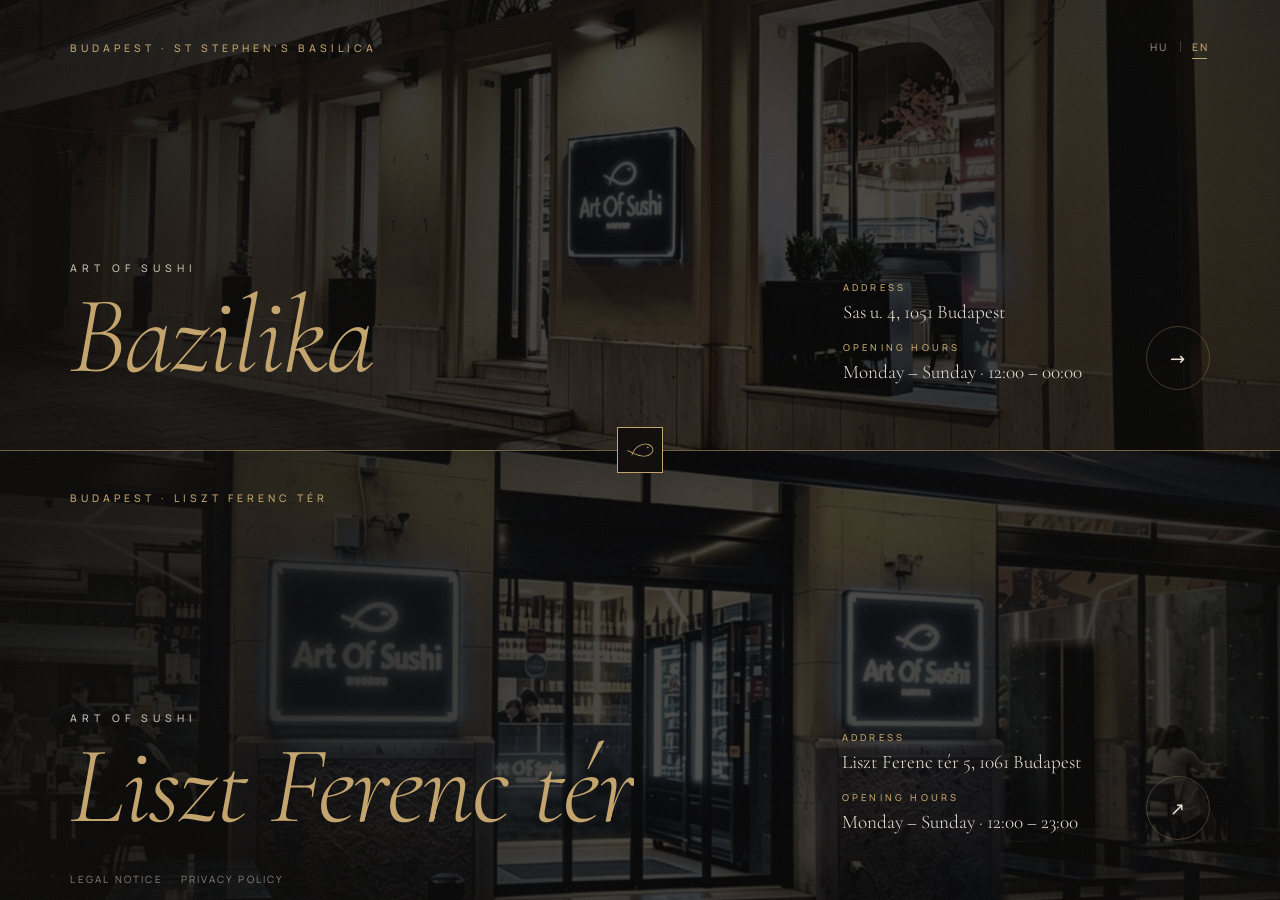
<file: index.html>
<!doctype html>
<html lang="hu" data-open="12:00" data-close="00:00" data-phone="+36 30 516 1606">
<head>
  <meta charset="utf-8">
  <meta name="viewport" content="width=device-width, initial-scale=1, viewport-fit=cover">
  <title>Art of Sushi Bazilika · Budapest</title>
  <meta name="description" data-cms-attr="content=calc.meta_entry" content="Art of Sushi Bazilika – korlátlan prémium sushi a Szent István-bazilika mellett. Budapest, Sas u. 4, 1051. Nyitva minden nap 12:00–00:00.">
  <link rel="canonical" href="https://artofsushibp.hu/">
  <meta property="og:title" content="Art of Sushi Bazilika · Budapest">
  <meta property="og:description" content="Korlátlan prémium sushi a Szent István-bazilika mellett. Sas u. 4, 1051 Budapest.">
  <meta property="og:type" content="website">
  <meta property="og:url" content="https://artofsushibp.hu/">
  <meta property="og:image" content="https://artofsushibp.hu/images/facade-bazilika.jpg">
  <meta property="og:site_name" content="Art of Sushi Bazilika">
  <meta property="og:locale" content="hu_HU">
  <meta name="twitter:card" content="summary_large_image">
  <meta name="theme-color" content="#0b0a09">
  <link rel="icon" href="images/favicon.svg" type="image/svg+xml">
  <link rel="preload" as="image" href="images/facade-bazilika.jpg" fetchpriority="high">

  <link rel="stylesheet" href="fonts/fonts.css?v=feef1cb7af">
  <link rel="stylesheet" href="css/entry.css?v=3">
  <script src="js/early.js?v=b8d6bb93be"></script>
  <script type="application/ld+json">
  {
    "@context": "https://schema.org",
    "@type": "WebSite",
    "name": "Art of Sushi Bazilika",
    "alternateName": ["Art of Sushi Budapest", "artofsushibp.hu"],
    "url": "https://artofsushibp.hu/"
  }
  </script>
</head>
<body>

  <main class="entry" aria-label="Válasszon üzletet">

    <!-- Új üzlet -->
    <a class="shop shop--new" href="bazilika.html" data-shop="new">
      <span class="shop__media"><img src="images/facade-bazilika.jpg" alt="" fetchpriority="high" width="2400" height="927"></span>
      <span class="shop__shade" aria-hidden="true"></span>
      <span class="shop__inner">
        <span class="shop__index"><span class="m"><span>Budapest · Szent István-bazilika</span></span></span>
        <span class="shop__name">
          <span class="shop__brand"><span class="m"><span>Art of Sushi</span></span></span>
          <span class="shop__title"><span class="m"><span><em>Bazilika</em></span></span></span>
        </span>
        <span class="shop__info">
          <span class="shop__row"><span class="m"><span><small>Cím</small>Sas u. 4, 1051 Budapest</span></span></span>
          <span class="shop__row"><span class="m"><span><small>Nyitvatartás</small><span data-cms="calc.line">Hétfő – Vasárnap · 12:00 – 00:00</span></span></span></span>
        </span>
        <span class="shop__go" aria-hidden="true"><i>→</i></span>
      </span>
    </a>

    <!-- Középső választóvonal -->
    <div class="divider" aria-hidden="true">
      <span class="divider__line"></span>
      <span class="divider__mark"><svg class="fishmark" viewBox="276 62 304 154" aria-hidden="true" focusable="false"><path fill="currentColor" d="M 338.726562 206.339844 C 340.070312 203.355469 341.234375 200.652344 342.347656 198.0625 C 343.597656 195.5 344.71875 193.035156 345.769531 190.496094 C 346.984375 188 348.09375 185.425781 349.222656 182.621094 C 349.859375 181.242188 350.492188 179.800781 351.128906 178.28125 C 351.773438 176.765625 352.359375 175.144531 353.152344 173.5 C 353.558594 172.597656 354.0625 171.472656 354.65625 170.152344 C 355.246094 168.828125 355.898438 167.300781 356.78125 165.683594 C 357.625 164.050781 358.550781 162.257812 359.539062 160.335938 L 359.632812 160.15625 C 359.695312 160.023438 359.851562 159.769531 359.960938 159.582031 L 360.6875 158.355469 C 361.167969 157.53125 361.65625 156.703125 362.148438 155.867188 C 363.128906 154.199219 364.097656 152.484375 365.242188 150.851562 C 366.34375 149.1875 367.464844 147.503906 368.597656 145.796875 C 369.820312 144.15625 371.058594 142.492188 372.308594 140.808594 C 382.4375 127.433594 395.820312 114.582031 411.476562 104.066406 C 427.105469 93.550781 445.085938 85.460938 463.503906 81.546875 C 472.699219 79.601562 481.976562 78.601562 490.964844 78.914062 C 492.085938 78.957031 493.207031 79 494.320312 79.042969 C 495.433594 79.09375 496.535156 79.238281 497.640625 79.328125 C 498.738281 79.449219 499.84375 79.5 500.925781 79.671875 C 502.011719 79.835938 503.089844 80 504.167969 80.160156 C 508.457031 80.808594 512.5625 81.84375 516.53125 83.125 C 532.382812 88.320312 545.203125 97.824219 552.824219 107.941406 C 556.675781 112.992188 559.238281 118.164062 560.789062 122.894531 C 561.546875 125.269531 562.035156 127.535156 562.386719 129.636719 C 562.660156 131.746094 562.839844 133.699219 562.828125 135.460938 C 562.84375 138.988281 562.472656 141.738281 562.121094 143.589844 C 561.976562 144.523438 561.765625 145.21875 561.675781 145.695312 C 561.570312 146.171875 561.511719 146.417969 561.511719 146.417969 C 561.511719 146.417969 561.457031 146.660156 561.320312 147.128906 C 561.179688 147.597656 561 148.300781 560.714844 149.207031 C 560.125 151.011719 559.175781 153.65625 557.539062 156.882812 C 555.890625 160.097656 553.59375 163.925781 550.296875 167.90625 C 548.679688 169.917969 546.800781 171.953125 544.703125 173.996094 C 542.605469 176.042969 540.273438 178.085938 537.691406 180.050781 C 532.539062 183.996094 526.441406 187.726562 519.511719 190.738281 C 516.03125 192.234375 512.429688 193.582031 508.507812 194.621094 C 507.542969 194.898438 506.566406 195.179688 505.585938 195.460938 C 504.589844 195.691406 503.585938 195.925781 502.582031 196.15625 C 501.570312 196.378906 500.566406 196.652344 499.535156 196.84375 C 498.503906 197.027344 497.46875 197.210938 496.425781 197.398438 C 488.078125 198.855469 479.199219 199.5 470.0625 199.320312 C 460.925781 199.121094 451.542969 198.148438 442.125 196.554688 C 432.703125 194.972656 423.253906 192.757812 413.921875 190.0625 C 404.558594 187.441406 395.339844 184.328125 386.332031 181.019531 C 377.324219 177.714844 368.546875 174.144531 360.097656 170.441406 C 357.976562 169.53125 355.882812 168.609375 353.816406 167.660156 C 351.746094 166.71875 349.683594 165.808594 347.65625 164.859375 C 345.632812 163.910156 343.625 162.972656 341.636719 162.042969 C 339.785156 161.152344 337.953125 160.273438 336.140625 159.402344 C 327.210938 155.105469 319.957031 151.402344 316.320312 149.582031 C 302.910156 142.789062 294.574219 140.277344 281.964844 137.167969 C 291.640625 145.820312 298.414062 151.34375 311.851562 158.324219 C 315.5 160.195312 322.804688 163.945312 331.835938 168.304688 C 333.671875 169.183594 335.527344 170.074219 337.402344 170.976562 C 339.417969 171.921875 341.453125 172.875 343.507812 173.835938 C 345.5625 174.796875 347.660156 175.722656 349.757812 176.679688 C 351.859375 177.640625 353.988281 178.582031 356.144531 179.507812 C 364.738281 183.273438 373.699219 186.917969 382.914062 190.300781 C 392.128906 193.679688 401.585938 196.875 411.214844 199.570312 C 420.828125 202.34375 430.640625 204.640625 440.472656 206.296875 C 450.308594 207.957031 460.175781 208.984375 469.871094 209.1875 C 479.566406 209.375 489.085938 208.691406 498.117188 207.113281 C 499.246094 206.910156 500.367188 206.707031 501.484375 206.507812 C 502.597656 206.296875 503.695312 206.007812 504.789062 205.761719 C 505.886719 205.507812 506.972656 205.253906 508.054688 205.003906 C 509.125 204.695312 510.1875 204.390625 511.246094 204.089844 C 515.476562 202.964844 519.597656 201.429688 523.4375 199.769531 C 531.144531 196.414062 537.917969 192.273438 543.683594 187.855469 C 546.570312 185.652344 549.191406 183.355469 551.5625 181.042969 C 553.929688 178.738281 556.058594 176.425781 557.914062 174.125 C 561.671875 169.566406 564.363281 165.117188 566.300781 161.328125 C 568.226562 157.527344 569.367188 154.355469 570.074219 152.183594 C 570.417969 151.089844 570.632812 150.238281 570.800781 149.675781 C 570.964844 149.109375 571.035156 148.8125 571.035156 148.8125 C 571.035156 148.8125 571.101562 148.515625 571.234375 147.9375 C 571.347656 147.355469 571.59375 146.511719 571.773438 145.371094 C 572.203125 143.113281 572.671875 139.734375 572.652344 135.375 C 572.664062 133.199219 572.453125 130.789062 572.101562 128.171875 C 571.679688 125.570312 571.070312 122.777344 570.144531 119.875 C 568.261719 114.09375 565.15625 107.890625 560.65625 101.984375 C 551.710938 90.148438 537.316406 79.585938 519.59375 73.753906 C 501.746094 67.992188 481.222656 67.589844 461.441406 71.886719 C 441.621094 76.101562 422.535156 84.714844 405.972656 95.847656 C 389.386719 106.988281 375.210938 120.605469 364.449219 134.8125 C 363.121094 136.601562 361.789062 138.355469 360.511719 140.117188 C 359.304688 141.929688 358.113281 143.722656 356.941406 145.488281 C 355.726562 147.230469 354.695312 149.050781 353.648438 150.832031 C 353.125 151.71875 352.609375 152.601562 352.09375 153.476562 C 351.835938 153.914062 351.582031 154.351562 351.324219 154.785156 C 351.210938 154.984375 351.042969 155.257812 350.976562 155.398438 L 350.878906 155.59375 C 349.824219 157.640625 348.84375 159.554688 347.945312 161.296875 C 347.015625 163.027344 346.320312 164.660156 345.699219 166.074219 C 345.074219 167.488281 344.542969 168.695312 344.117188 169.660156 C 343.292969 171.425781 342.726562 173.183594 342.15625 174.847656 C 341.589844 176.511719 341.082031 178.109375 340.617188 179.648438 C 339.839844 182.785156 339.285156 185.71875 338.828125 188.566406 C 338.535156 191.464844 338.371094 194.292969 338.28125 197.1875 C 338.328125 200.113281 338.519531 203.125 338.726562 206.339844 "/><path fill="currentColor" stroke-width="2.997" stroke-linecap="butt" stroke-linejoin="miter" stroke="currentColor" stroke-miterlimit="10" d="M 0.00126983 0.00166563 C -0.280181 -6.037791 -10.017583 -8.508301 -13.234718 -3.387467 C -16.451853 1.729458 -10.248216 9.402892 -4.533209 7.436648 C 1.185707 5.470404 1.510157 -4.212273 -4.013308 -6.663237 " transform="matrix(0.999288, 0, 0, -0.999288, 519.787794, 109.892289)"/></svg></span>
    </div>

    <!-- Régi üzlet -->
    <a class="shop shop--old" href="https://artofsushi.hu/" data-shop="old">
      <span class="shop__media"><img src="images/facade-liszt.jpg" alt="" width="2400" height="1025"></span>
      <span class="shop__shade" aria-hidden="true"></span>
      <span class="shop__inner">
        <span class="shop__index"><span class="m"><span>Budapest · Liszt Ferenc tér</span></span></span>
        <span class="shop__name">
          <span class="shop__brand"><span class="m"><span>Art of Sushi</span></span></span>
          <span class="shop__title"><span class="m"><span><em>Liszt Ferenc tér</em></span></span></span>
        </span>
        <span class="shop__info">
          <span class="shop__row"><span class="m"><span><small>Cím</small>Liszt Ferenc tér 5, 1061 Budapest</span></span></span>
          <span class="shop__row"><span class="m"><span><small>Nyitvatartás</small>Hétfő – Vasárnap · 12:00 – 23:00</span></span></span>
        </span>
        <span class="shop__go" aria-hidden="true"><i>↗</i></span>
      </span>
    </a>

  </main>

  <!-- Nyelvváltó -->
  <div class="entry-lang"><div class="lang" role="group" aria-label="Nyelv / Language"><button type="button" data-lang="hu" aria-pressed="true" lang="hu">HU</button><span aria-hidden="true"></span><button type="button" data-lang="en" aria-pressed="false" lang="en">EN</button></div></div>

  <!-- Jogi linkek -->
  <nav class="entry-legal" aria-label="Jogi információk"><a href="impresszum.html">Impresszum</a><a href="adatkezeles.html">Adatkezelési tájékoztató</a></nav>

  <!-- Átmenet -->
  <div class="curtain" aria-hidden="true"></div>

  <script src="js/content-i18n.js?v=18daadabd7"></script>
  <script src="js/i18n.js?v=c0d86544c5"></script>
  <script src="js/entry.js?v=3"></script>
</body>
</html>
</file>
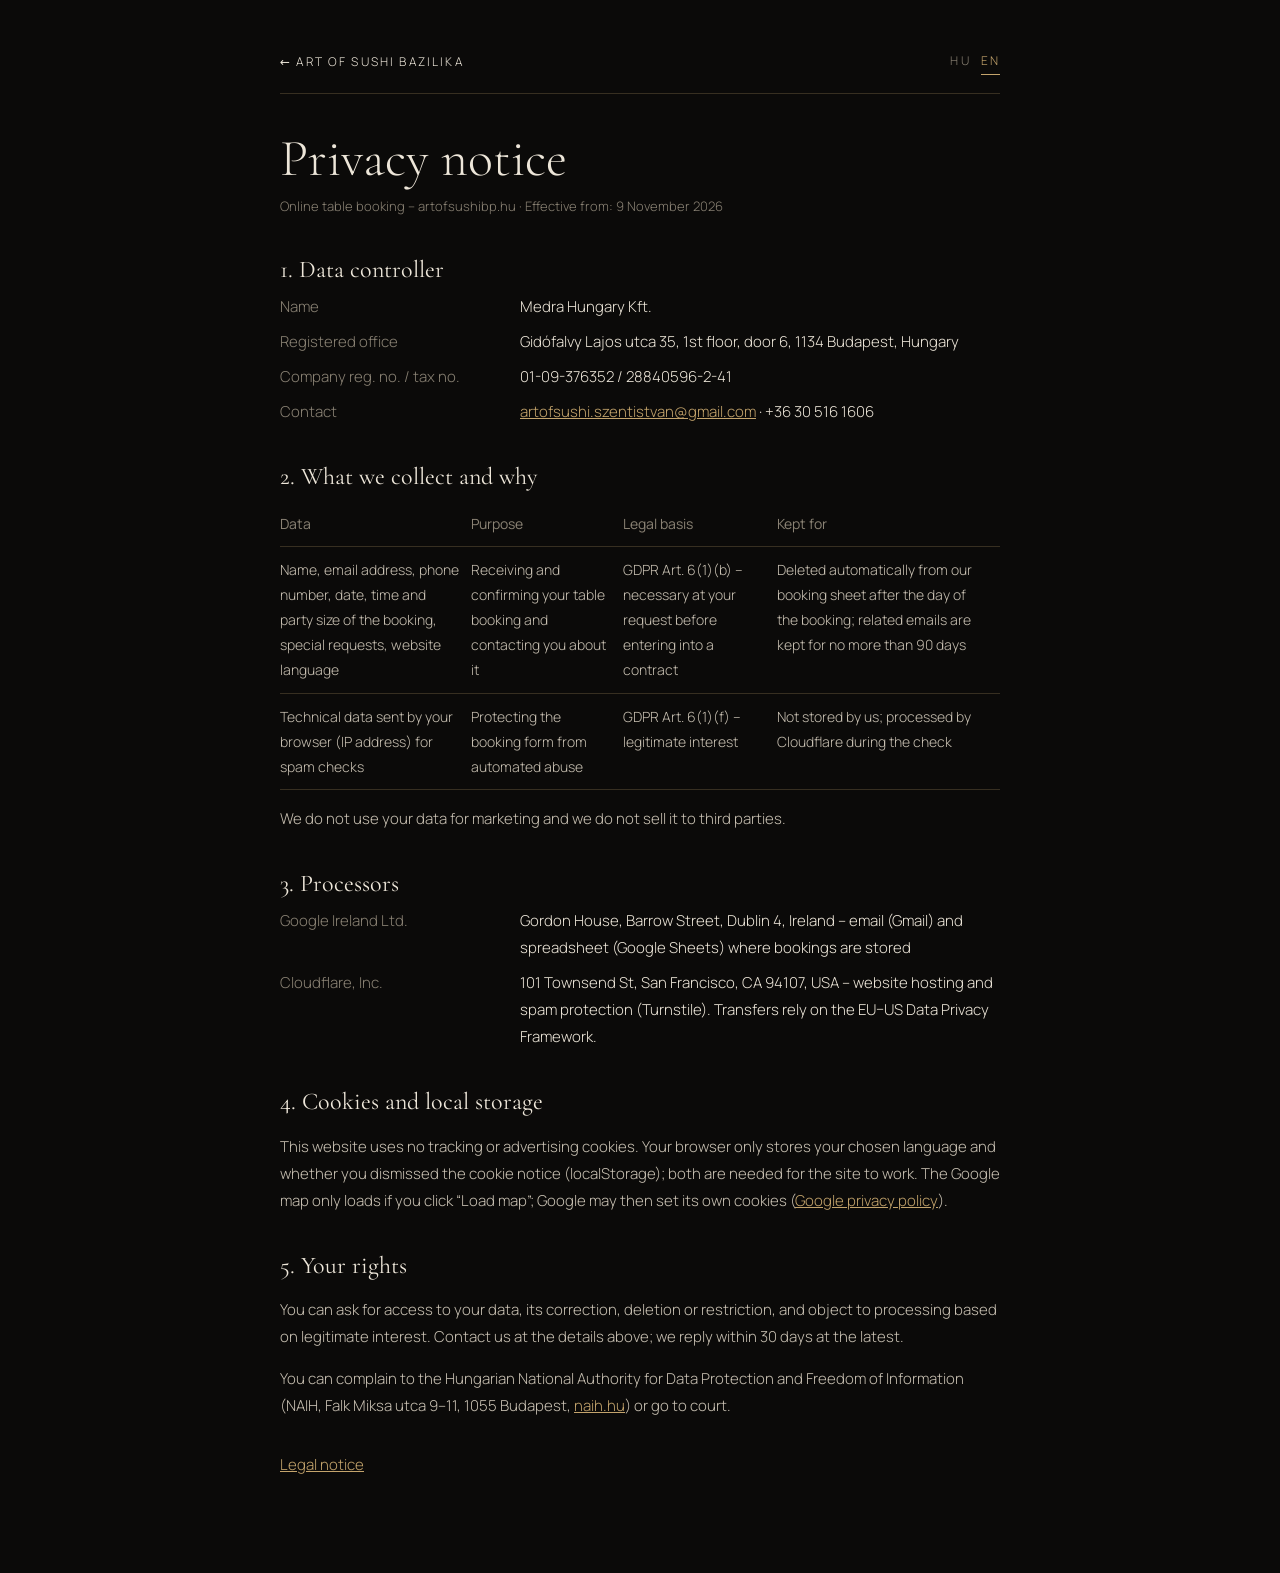
<file: adatkezeles.html>
<!doctype html>
<html lang="hu">
<head>
  <meta charset="utf-8">
  <meta name="viewport" content="width=device-width, initial-scale=1">
  <title>Adatkezelési tájékoztató · Art of Sushi Bazilika</title>
  <meta name="robots" content="noindex">
  <link rel="icon" href="images/favicon.svg" type="image/svg+xml">
  <link rel="stylesheet" href="fonts/fonts.css?v=feef1cb7af">
  <link rel="stylesheet" href="css/legal.css?v=38e52601e1">
</head>
<body data-title-hu="Adatkezelési tájékoztató · Art of Sushi Bazilika" data-title-en="Privacy notice · Art of Sushi Bazilika">
  <!-- Tervezet. A [ … ] jelölt adatokat ki kell tölteni, és élesítés előtt érdemes jogásszal átnézetni. -->
  <main class="legal">
    <div class="legal__top">
      <a href="bazilika.html">← Art of Sushi Bazilika</a>
      <div class="lang"><button type="button" data-lang="hu">HU</button><button type="button" data-lang="en">EN</button></div>
    </div>

    <section data-l="hu">
      <h1>Adatkezelési tájékoztató</h1>
      <p class="meta">Online asztalfoglalás – artofsushibp.hu · Hatályos: 2026. november 9.</p>

      <h2>1. Adatkezelő</h2>
      <dl>
        <dt>Név</dt><dd>Medra Hungary Kft.</dd>
        <dt>Székhely</dt><dd>1134 Budapest, Gidófalvy Lajos utca 35. 1. em. 6. ajtó</dd>
        <dt>Cégjegyzékszám / adószám</dt><dd>01-09-376352 / 28840596-2-41</dd>
        <dt>Kapcsolat</dt><dd><a href="mailto:artofsushi.szentistvan@gmail.com">artofsushi.szentistvan@gmail.com</a> · +36 30 516 1606</dd>
      </dl>

      <h2>2. Milyen adatokat kezelünk és miért</h2>
      <div class="tbl"><table>
        <tr><th>Adat</th><th>Cél</th><th>Jogalap</th><th>Meddig</th></tr>
        <tr><td>Név, e-mail cím, telefonszám, a foglalás dátuma, időpontja, létszáma, egyéb kérés, a weboldal nyelve</td><td>Az asztalfoglalás fogadása, visszaigazolása, kapcsolattartás a foglalással kapcsolatban</td><td>GDPR 6. cikk (1) b) – az Ön kérésére, szerződéskötést megelőzően szükséges</td><td>A foglalási táblázatból a foglalás napja után automatikusan töröljük; a foglalással kapcsolatos e-maileket legfeljebb 90 napig őrizzük</td></tr>
        <tr><td>A böngésző által küldött technikai adatok (IP-cím) a spam elleni ellenőrzéshez</td><td>A foglalási űrlap védelme automatizált visszaélések ellen</td><td>GDPR 6. cikk (1) f) – jogos érdek</td><td>Nem tároljuk; az ellenőrzés idejére kezeli a Cloudflare</td></tr>
      </table></div>
      <p>Az adatokat marketingcélra nem használjuk, és harmadik félnek nem adjuk el.</p>

      <h2>3. Adatfeldolgozók</h2>
      <dl>
        <dt>Google Ireland Ltd.</dt><dd>Gordon House, Barrow Street, Dublin 4, Írország – e-mail (Gmail) és táblázat (Google Táblázatok), ahol a foglalásokat tároljuk</dd>
        <dt>Cloudflare, Inc.</dt><dd>101 Townsend St, San Francisco, CA 94107, USA – a weboldal tárhelye és a spam elleni ellenőrzés (Turnstile). Az adattovábbítás az EU–USA adatvédelmi keretrendszer alapján történik.</dd>
      </dl>

      <h2>4. Sütik és helyi tárolás</h2>
      <p>A weboldal nem használ követő vagy hirdetési sütiket. A böngészőben csak a választott nyelvet és a süti-értesítés elfogadását tároljuk (localStorage), ezek az oldal működéséhez szükségesek. A Google Térkép csak akkor töltődik be, ha a „Térkép betöltése” gombra kattint; ekkor a Google saját sütiket helyezhet el (<a href="https://policies.google.com/privacy" target="_blank" rel="noopener">a Google adatvédelmi tájékoztatója</a>).</p>

      <h2>5. Az Ön jogai</h2>
      <p>Kérheti az adataihoz való hozzáférést, azok helyesbítését, törlését vagy kezelésük korlátozását, valamint tiltakozhat a jogos érdeken alapuló kezelés ellen. Kérését a fenti elérhetőségen fogadjuk, és legkésőbb 30 napon belül válaszolunk.</p>
      <p>Panaszával fordulhat a Nemzeti Adatvédelmi és Információszabadság Hatósághoz (NAIH, 1055 Budapest, Falk Miksa utca 9–11., <a href="https://naih.hu" rel="noopener">naih.hu</a>), vagy bírósághoz.</p>
      <p style="margin-top:32px"><a href="impresszum.html">Impresszum</a></p>
    </section>

    <section data-l="en">
      <h1>Privacy notice</h1>
      <p class="meta">Online table booking – artofsushibp.hu · Effective from: 9 November 2026</p>

      <h2>1. Data controller</h2>
      <dl>
        <dt>Name</dt><dd>Medra Hungary Kft.</dd>
        <dt>Registered office</dt><dd>Gidófalvy Lajos utca 35, 1st floor, door 6, 1134 Budapest, Hungary</dd>
        <dt>Company reg. no. / tax no.</dt><dd>01-09-376352 / 28840596-2-41</dd>
        <dt>Contact</dt><dd><a href="mailto:artofsushi.szentistvan@gmail.com">artofsushi.szentistvan@gmail.com</a> · +36 30 516 1606</dd>
      </dl>

      <h2>2. What we collect and why</h2>
      <div class="tbl"><table>
        <tr><th>Data</th><th>Purpose</th><th>Legal basis</th><th>Kept for</th></tr>
        <tr><td>Name, email address, phone number, date, time and party size of the booking, special requests, website language</td><td>Receiving and confirming your table booking and contacting you about it</td><td>GDPR Art. 6(1)(b) – necessary at your request before entering into a contract</td><td>Deleted automatically from our booking sheet after the day of the booking; related emails are kept for no more than 90 days</td></tr>
        <tr><td>Technical data sent by your browser (IP address) for spam checks</td><td>Protecting the booking form from automated abuse</td><td>GDPR Art. 6(1)(f) – legitimate interest</td><td>Not stored by us; processed by Cloudflare during the check</td></tr>
      </table></div>
      <p>We do not use your data for marketing and we do not sell it to third parties.</p>

      <h2>3. Processors</h2>
      <dl>
        <dt>Google Ireland Ltd.</dt><dd>Gordon House, Barrow Street, Dublin 4, Ireland – email (Gmail) and spreadsheet (Google Sheets) where bookings are stored</dd>
        <dt>Cloudflare, Inc.</dt><dd>101 Townsend St, San Francisco, CA 94107, USA – website hosting and spam protection (Turnstile). Transfers rely on the EU–US Data Privacy Framework.</dd>
      </dl>

      <h2>4. Cookies and local storage</h2>
      <p>This website uses no tracking or advertising cookies. Your browser only stores your chosen language and whether you dismissed the cookie notice (localStorage); both are needed for the site to work. The Google map only loads if you click “Load map”; Google may then set its own cookies (<a href="https://policies.google.com/privacy" target="_blank" rel="noopener">Google privacy policy</a>).</p>

      <h2>5. Your rights</h2>
      <p>You can ask for access to your data, its correction, deletion or restriction, and object to processing based on legitimate interest. Contact us at the details above; we reply within 30 days at the latest.</p>
      <p>You can complain to the Hungarian National Authority for Data Protection and Freedom of Information (NAIH, Falk Miksa utca 9–11, 1055 Budapest, <a href="https://naih.hu" rel="noopener">naih.hu</a>) or go to court.</p>
      <p style="margin-top:32px"><a href="impresszum.html">Legal notice</a></p>
    </section>
  </main>
  <script src="js/legal.js?v=f70e121660"></script>
</body>
</html>
</file>
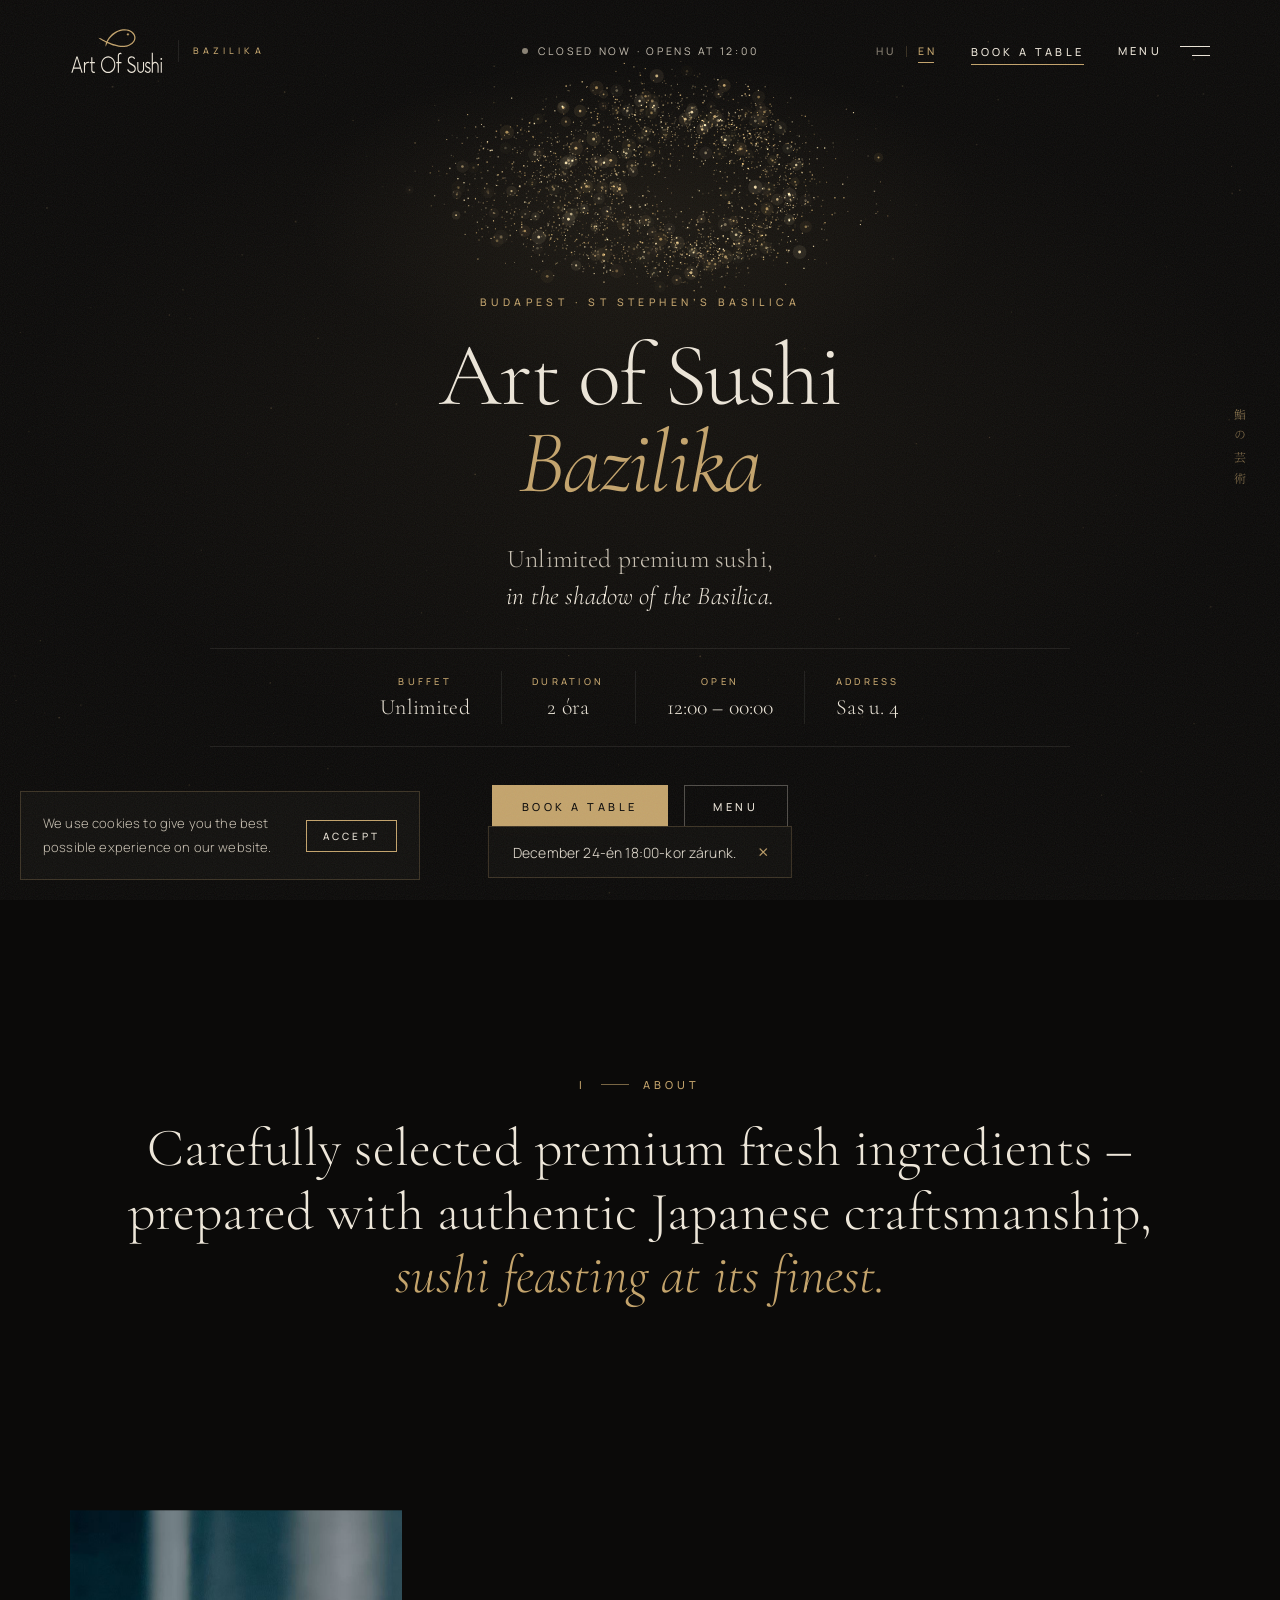
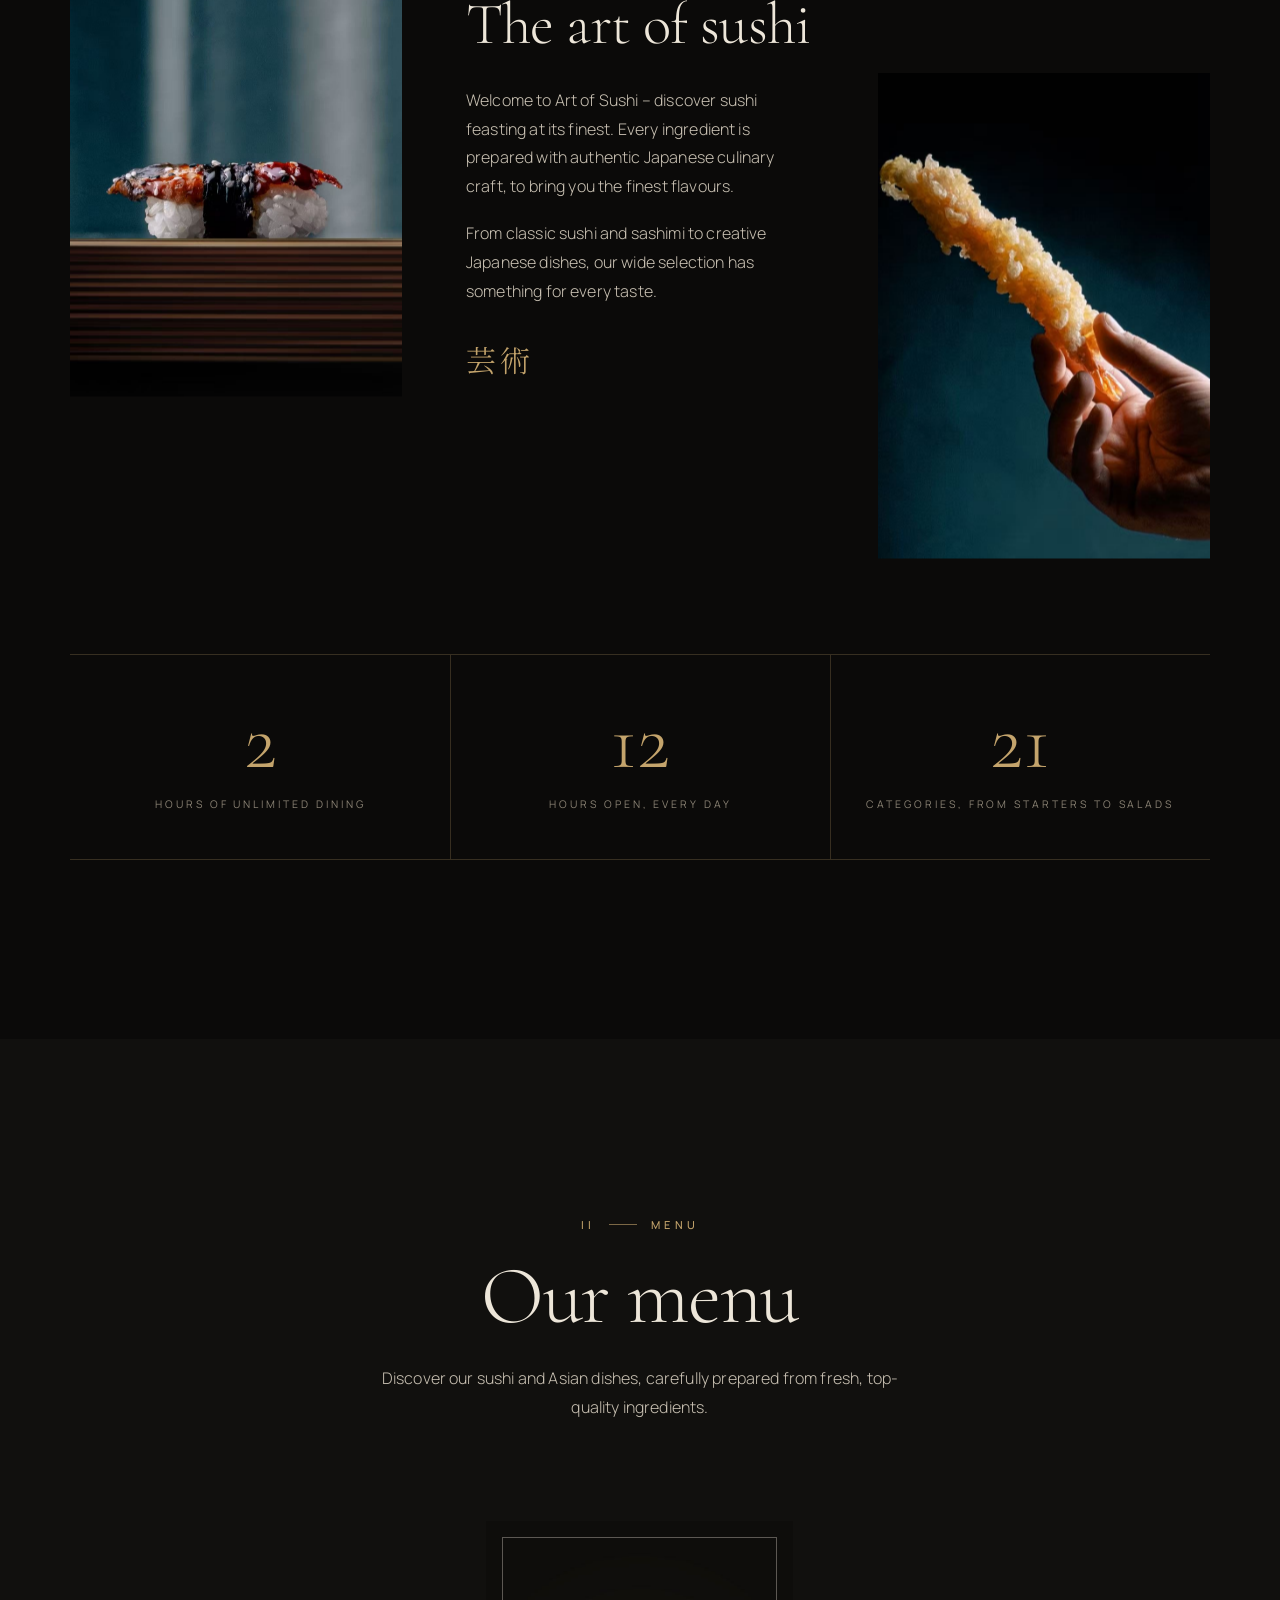
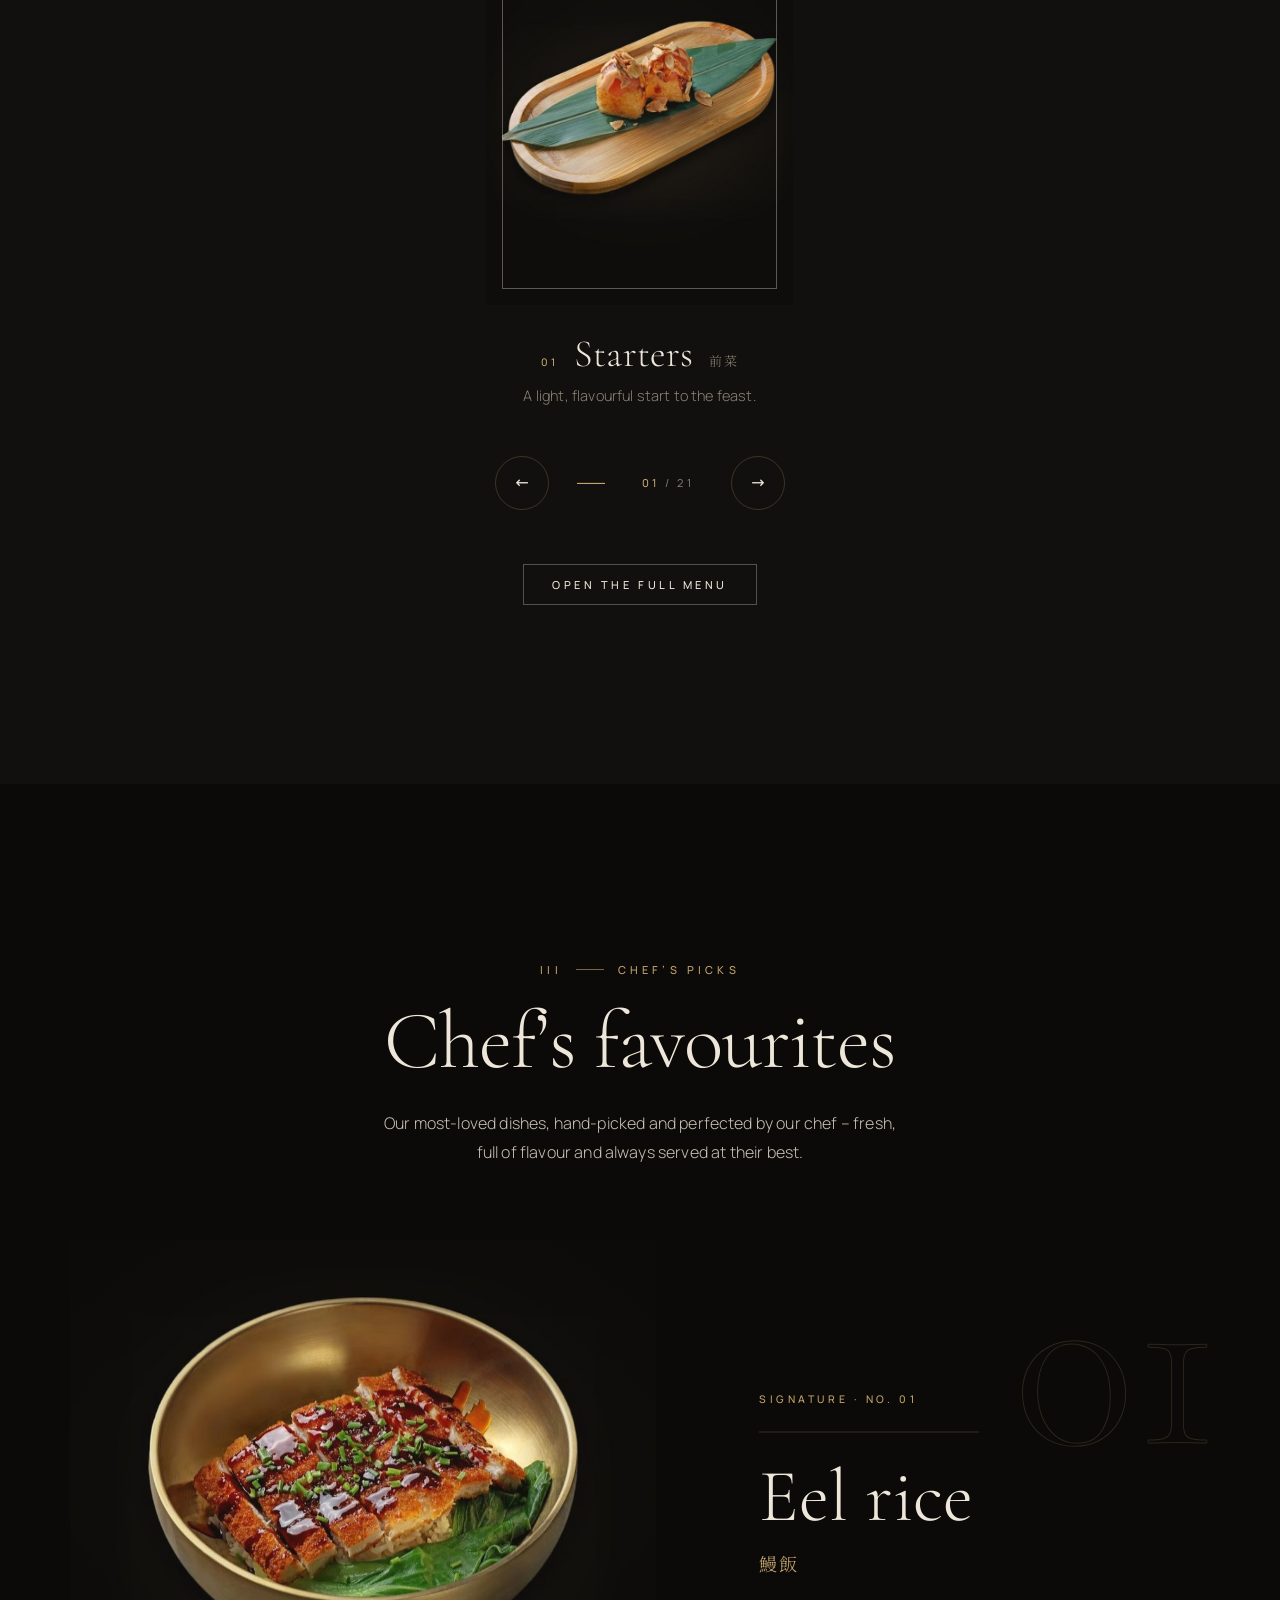
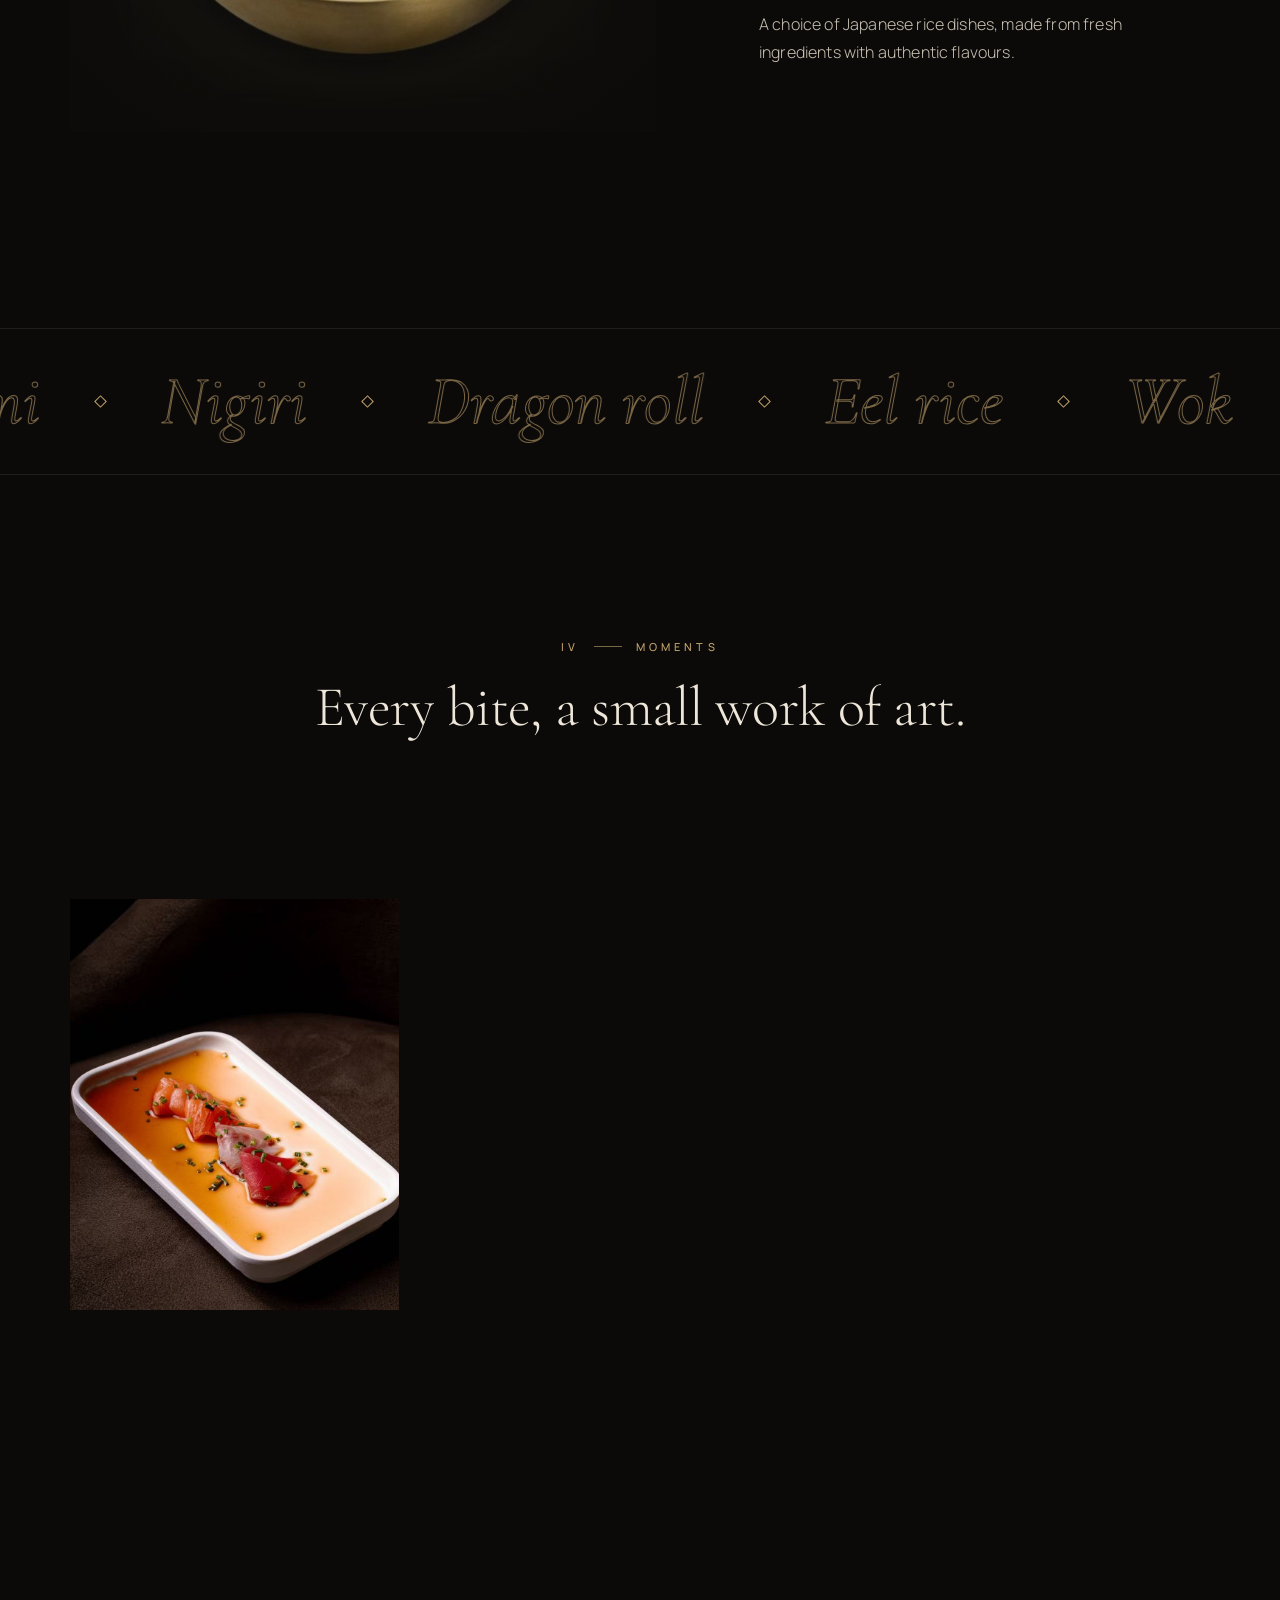
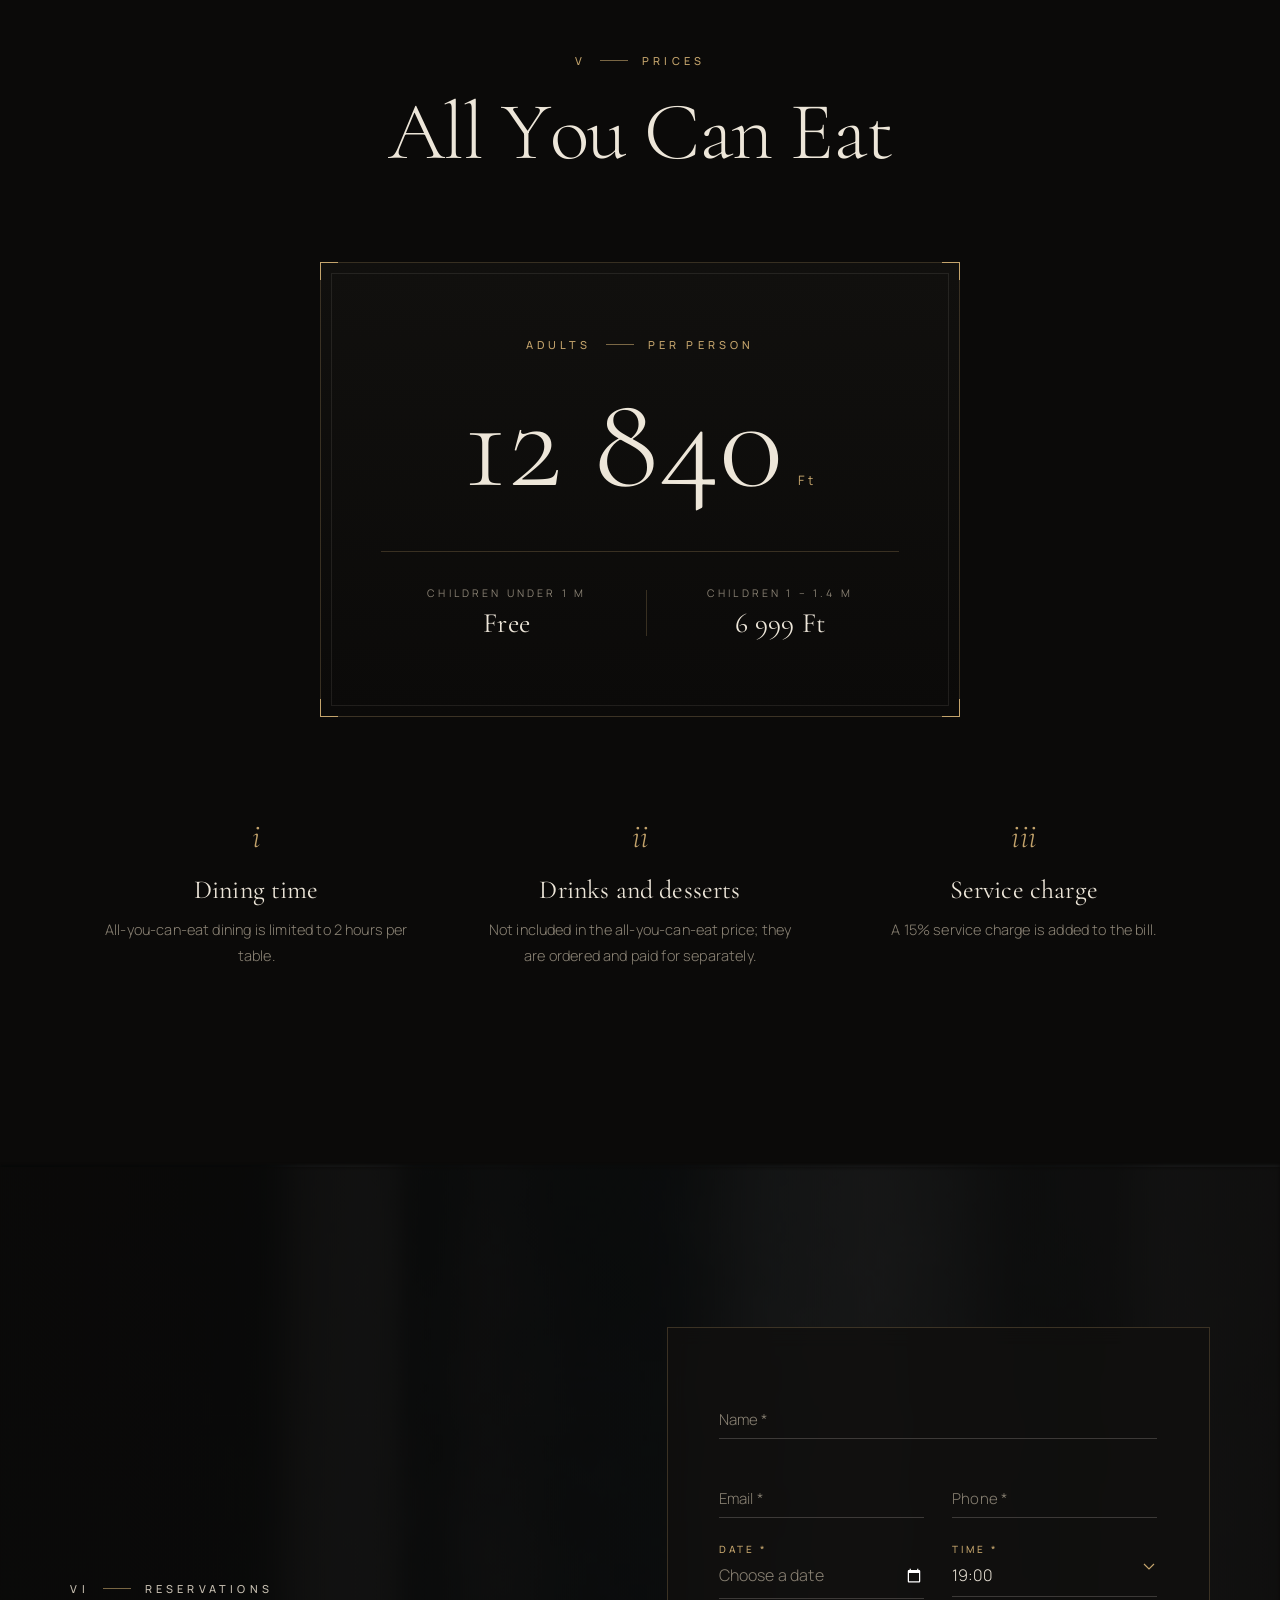
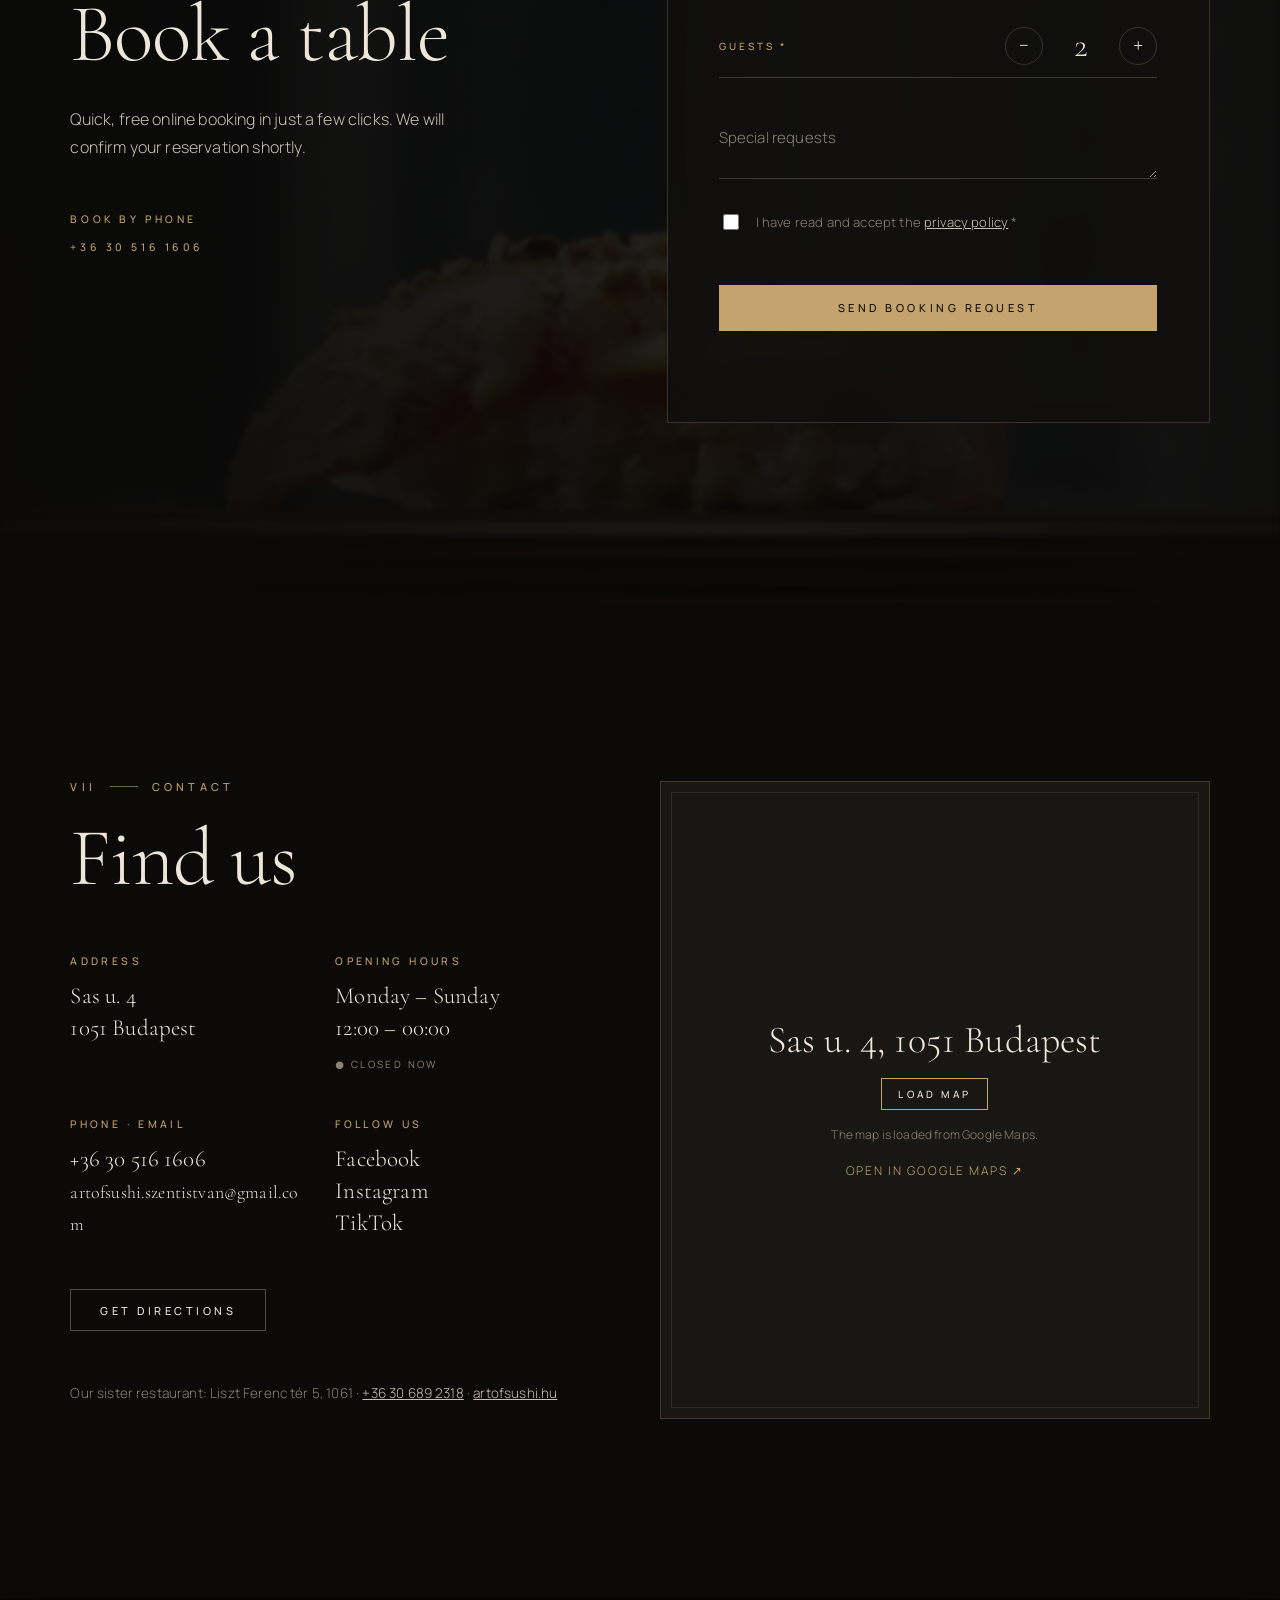
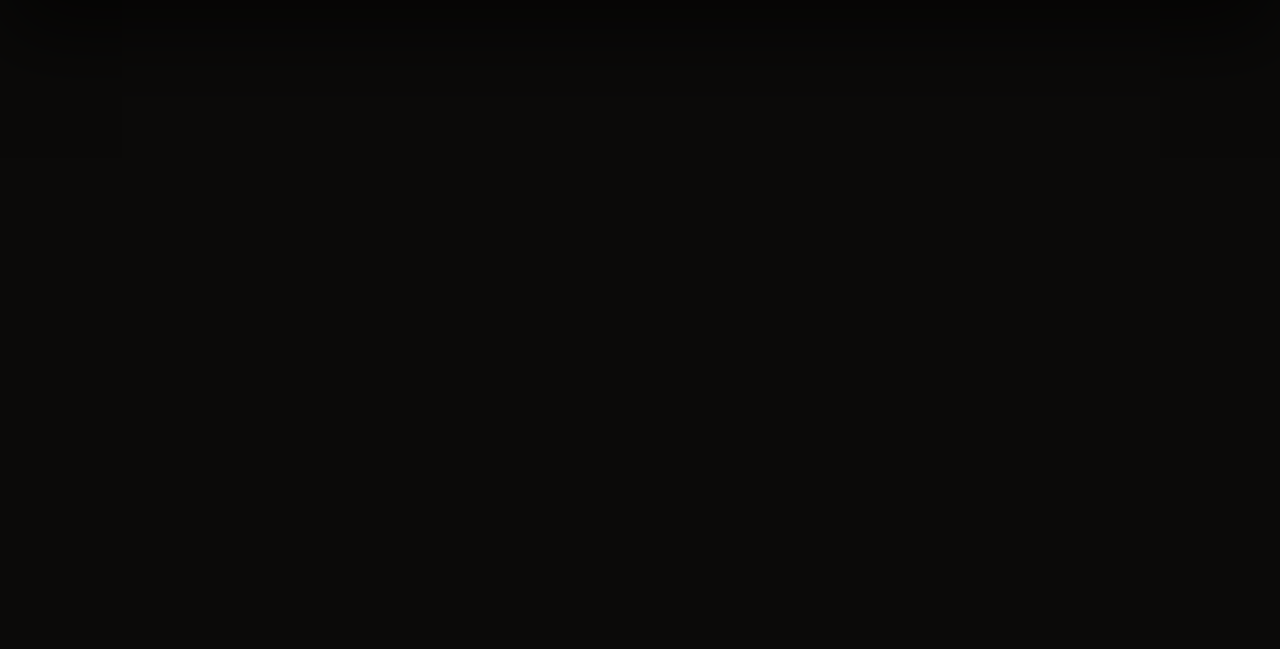
<file: bazilika.html>
<!doctype html>
<html lang="hu" data-open="12:00" data-close="00:00" data-phone="+36 30 516 1606">
<head>
  <meta charset="utf-8">
  <meta name="viewport" content="width=device-width, initial-scale=1">
  <title>Art of Sushi Bazilika · All You Can Eat sushi étterem · Budapest, Sas u. 4</title>
  <meta name="description" data-cms-attr="content=calc.meta" content="Art of Sushi Bazilika – korlátlan (all you can eat) prémium sushi étterem a Szent István-bazilika mellett. Budapest, Sas u. 4, 1051. Nyitva minden nap 12:00–00:00. Asztalfoglalás online vagy: +36 30 516 1606.">
  <link rel="canonical" href="https://artofsushibp.hu/bazilika">
  <meta property="og:title" content="Art of Sushi Bazilika">
  <meta property="og:description" content="Korlátlan prémium sushi a Bazilika mellett. Sas u. 4, Budapest.">
  <meta property="og:type" content="restaurant">
  <meta property="og:url" content="https://artofsushibp.hu/bazilika">
  <meta property="og:site_name" content="Art of Sushi Bazilika">
  <meta property="og:locale" content="hu_HU">
  <meta property="og:locale:alternate" content="en_GB">
  <meta name="twitter:card" content="summary_large_image">
  <meta property="og:image" content="https://artofsushibp.hu/images/og-bazilika.jpg">
  <meta property="og:image:width" content="1200">
  <meta property="og:image:height" content="630">
  <meta name="theme-color" content="#0c0b0a">
  <link rel="icon" href="images/favicon.svg" type="image/svg+xml">

  <link rel="preconnect" href="https://challenges.cloudflare.com">
  <link rel="stylesheet" href="fonts/fonts.css?v=feef1cb7af">
  <link rel="stylesheet" href="css/style.css?v=6942c3d522">

  <script src="js/early.js?v=b8d6bb93be"></script>

  <script type="application/ld+json">
  {
    "@context": "https://schema.org",
    "@type": "Restaurant",
    "@id": "https://artofsushibp.hu/bazilika#restaurant",
    "name": "Art of Sushi Bazilika",
    "alternateName": "Art of Sushi Budapest – Bazilika",
    "description": "All you can eat prémium sushi étterem a Szent István-bazilika mellett, Budapest V. kerületében.",
    "url": "https://artofsushibp.hu/bazilika",
    "image": ["https://artofsushibp.hu/images/facade-bazilika.jpg","https://artofsushibp.hu/images/gallery/g07.jpg"],
    "logo": "https://artofsushibp.hu/images/logo.svg",
    "servesCuisine": ["Japanese", "Sushi"],
    "priceRange": "$$",
    "currenciesAccepted": "HUF",
    "telephone": "+36305161606",
    "email": "artofsushi.szentistvan@gmail.com",
    "address": {"@type": "PostalAddress","streetAddress": "Sas u. 4","addressLocality": "Budapest","postalCode": "1051","addressCountry": "HU"},
    "openingHoursSpecification": [{"@type": "OpeningHoursSpecification","dayOfWeek": ["Monday","Tuesday","Wednesday","Thursday","Friday","Saturday","Sunday"],"opens": "12:00","closes": "23:59"}],
    "hasMenu": "https://artofsushibp.hu/bazilika#etlap",
    "acceptsReservations": "https://artofsushibp.hu/foglalas",
    "sameAs": ["https://www.facebook.com/ArtOfSushiBazilika","https://www.instagram.com/artofsushibazilika","https://www.tiktok.com/@artofsushi_bazilika"]
  }
  </script>
</head>
<body>

  <!-- ============ Betöltő ============ -->
  <div class="loader" aria-hidden="true">
    <div class="loader__panel loader__panel--top"></div>
    <div class="loader__panel loader__panel--bottom"></div>
    <div class="loader__content">
      <span class="loader__jp"><svg class="fishmark" viewBox="276 62 304 154" aria-hidden="true" focusable="false"><path fill="currentColor" d="M 338.726562 206.339844 C 340.070312 203.355469 341.234375 200.652344 342.347656 198.0625 C 343.597656 195.5 344.71875 193.035156 345.769531 190.496094 C 346.984375 188 348.09375 185.425781 349.222656 182.621094 C 349.859375 181.242188 350.492188 179.800781 351.128906 178.28125 C 351.773438 176.765625 352.359375 175.144531 353.152344 173.5 C 353.558594 172.597656 354.0625 171.472656 354.65625 170.152344 C 355.246094 168.828125 355.898438 167.300781 356.78125 165.683594 C 357.625 164.050781 358.550781 162.257812 359.539062 160.335938 L 359.632812 160.15625 C 359.695312 160.023438 359.851562 159.769531 359.960938 159.582031 L 360.6875 158.355469 C 361.167969 157.53125 361.65625 156.703125 362.148438 155.867188 C 363.128906 154.199219 364.097656 152.484375 365.242188 150.851562 C 366.34375 149.1875 367.464844 147.503906 368.597656 145.796875 C 369.820312 144.15625 371.058594 142.492188 372.308594 140.808594 C 382.4375 127.433594 395.820312 114.582031 411.476562 104.066406 C 427.105469 93.550781 445.085938 85.460938 463.503906 81.546875 C 472.699219 79.601562 481.976562 78.601562 490.964844 78.914062 C 492.085938 78.957031 493.207031 79 494.320312 79.042969 C 495.433594 79.09375 496.535156 79.238281 497.640625 79.328125 C 498.738281 79.449219 499.84375 79.5 500.925781 79.671875 C 502.011719 79.835938 503.089844 80 504.167969 80.160156 C 508.457031 80.808594 512.5625 81.84375 516.53125 83.125 C 532.382812 88.320312 545.203125 97.824219 552.824219 107.941406 C 556.675781 112.992188 559.238281 118.164062 560.789062 122.894531 C 561.546875 125.269531 562.035156 127.535156 562.386719 129.636719 C 562.660156 131.746094 562.839844 133.699219 562.828125 135.460938 C 562.84375 138.988281 562.472656 141.738281 562.121094 143.589844 C 561.976562 144.523438 561.765625 145.21875 561.675781 145.695312 C 561.570312 146.171875 561.511719 146.417969 561.511719 146.417969 C 561.511719 146.417969 561.457031 146.660156 561.320312 147.128906 C 561.179688 147.597656 561 148.300781 560.714844 149.207031 C 560.125 151.011719 559.175781 153.65625 557.539062 156.882812 C 555.890625 160.097656 553.59375 163.925781 550.296875 167.90625 C 548.679688 169.917969 546.800781 171.953125 544.703125 173.996094 C 542.605469 176.042969 540.273438 178.085938 537.691406 180.050781 C 532.539062 183.996094 526.441406 187.726562 519.511719 190.738281 C 516.03125 192.234375 512.429688 193.582031 508.507812 194.621094 C 507.542969 194.898438 506.566406 195.179688 505.585938 195.460938 C 504.589844 195.691406 503.585938 195.925781 502.582031 196.15625 C 501.570312 196.378906 500.566406 196.652344 499.535156 196.84375 C 498.503906 197.027344 497.46875 197.210938 496.425781 197.398438 C 488.078125 198.855469 479.199219 199.5 470.0625 199.320312 C 460.925781 199.121094 451.542969 198.148438 442.125 196.554688 C 432.703125 194.972656 423.253906 192.757812 413.921875 190.0625 C 404.558594 187.441406 395.339844 184.328125 386.332031 181.019531 C 377.324219 177.714844 368.546875 174.144531 360.097656 170.441406 C 357.976562 169.53125 355.882812 168.609375 353.816406 167.660156 C 351.746094 166.71875 349.683594 165.808594 347.65625 164.859375 C 345.632812 163.910156 343.625 162.972656 341.636719 162.042969 C 339.785156 161.152344 337.953125 160.273438 336.140625 159.402344 C 327.210938 155.105469 319.957031 151.402344 316.320312 149.582031 C 302.910156 142.789062 294.574219 140.277344 281.964844 137.167969 C 291.640625 145.820312 298.414062 151.34375 311.851562 158.324219 C 315.5 160.195312 322.804688 163.945312 331.835938 168.304688 C 333.671875 169.183594 335.527344 170.074219 337.402344 170.976562 C 339.417969 171.921875 341.453125 172.875 343.507812 173.835938 C 345.5625 174.796875 347.660156 175.722656 349.757812 176.679688 C 351.859375 177.640625 353.988281 178.582031 356.144531 179.507812 C 364.738281 183.273438 373.699219 186.917969 382.914062 190.300781 C 392.128906 193.679688 401.585938 196.875 411.214844 199.570312 C 420.828125 202.34375 430.640625 204.640625 440.472656 206.296875 C 450.308594 207.957031 460.175781 208.984375 469.871094 209.1875 C 479.566406 209.375 489.085938 208.691406 498.117188 207.113281 C 499.246094 206.910156 500.367188 206.707031 501.484375 206.507812 C 502.597656 206.296875 503.695312 206.007812 504.789062 205.761719 C 505.886719 205.507812 506.972656 205.253906 508.054688 205.003906 C 509.125 204.695312 510.1875 204.390625 511.246094 204.089844 C 515.476562 202.964844 519.597656 201.429688 523.4375 199.769531 C 531.144531 196.414062 537.917969 192.273438 543.683594 187.855469 C 546.570312 185.652344 549.191406 183.355469 551.5625 181.042969 C 553.929688 178.738281 556.058594 176.425781 557.914062 174.125 C 561.671875 169.566406 564.363281 165.117188 566.300781 161.328125 C 568.226562 157.527344 569.367188 154.355469 570.074219 152.183594 C 570.417969 151.089844 570.632812 150.238281 570.800781 149.675781 C 570.964844 149.109375 571.035156 148.8125 571.035156 148.8125 C 571.035156 148.8125 571.101562 148.515625 571.234375 147.9375 C 571.347656 147.355469 571.59375 146.511719 571.773438 145.371094 C 572.203125 143.113281 572.671875 139.734375 572.652344 135.375 C 572.664062 133.199219 572.453125 130.789062 572.101562 128.171875 C 571.679688 125.570312 571.070312 122.777344 570.144531 119.875 C 568.261719 114.09375 565.15625 107.890625 560.65625 101.984375 C 551.710938 90.148438 537.316406 79.585938 519.59375 73.753906 C 501.746094 67.992188 481.222656 67.589844 461.441406 71.886719 C 441.621094 76.101562 422.535156 84.714844 405.972656 95.847656 C 389.386719 106.988281 375.210938 120.605469 364.449219 134.8125 C 363.121094 136.601562 361.789062 138.355469 360.511719 140.117188 C 359.304688 141.929688 358.113281 143.722656 356.941406 145.488281 C 355.726562 147.230469 354.695312 149.050781 353.648438 150.832031 C 353.125 151.71875 352.609375 152.601562 352.09375 153.476562 C 351.835938 153.914062 351.582031 154.351562 351.324219 154.785156 C 351.210938 154.984375 351.042969 155.257812 350.976562 155.398438 L 350.878906 155.59375 C 349.824219 157.640625 348.84375 159.554688 347.945312 161.296875 C 347.015625 163.027344 346.320312 164.660156 345.699219 166.074219 C 345.074219 167.488281 344.542969 168.695312 344.117188 169.660156 C 343.292969 171.425781 342.726562 173.183594 342.15625 174.847656 C 341.589844 176.511719 341.082031 178.109375 340.617188 179.648438 C 339.839844 182.785156 339.285156 185.71875 338.828125 188.566406 C 338.535156 191.464844 338.371094 194.292969 338.28125 197.1875 C 338.328125 200.113281 338.519531 203.125 338.726562 206.339844 "/><path fill="currentColor" stroke-width="2.997" stroke-linecap="butt" stroke-linejoin="miter" stroke="currentColor" stroke-miterlimit="10" d="M 0.00126983 0.00166563 C -0.280181 -6.037791 -10.017583 -8.508301 -13.234718 -3.387467 C -16.451853 1.729458 -10.248216 9.402892 -4.533209 7.436648 C 1.185707 5.470404 1.510157 -4.212273 -4.013308 -6.663237 " transform="matrix(0.999288, 0, 0, -0.999288, 519.787794, 109.892289)"/></svg></span>
      <span class="loader__name">Art of Sushi — Bazilika</span>
    </div>
  </div>

  <!-- ============ Kurzor ============ -->
  <div class="cursor" aria-hidden="true">
    <span class="cursor__dot"></span>
    <span class="cursor__ring"><em class="cursor__label"></em></span>
  </div>

  <!-- ============ Fejléc ============ -->
  <header class="nav">
    <a class="nav__brand" href="#top" aria-label="Art of Sushi Bazilika – kezdőlap">
      <svg class="nav__logo" viewBox="60 60 730 360" role="img" aria-label="Art Of Sushi"><g class="nav__logo-word"><path fill="currentColor" d="M 137.253906 370.019531 L 114.726562 295.398438 L 92.203125 370.019531 Z M 140.164062 379.769531 L 89.292969 379.769531 L 80.03125 410.507812 L 70.402344 410.507812 L 109.824219 283.316406 L 119.453125 283.316406 L 158.875 410.507812 L 149.425781 410.507812 Z M 140.164062 379.769531 "/><path fill="currentColor" d="M 208.101562 324.652344 L 208.101562 334.828125 C 206.46875 334.191406 204.285156 333.980469 202.105469 333.980469 C 188.480469 333.980469 177.582031 346.066406 177.582031 361.960938 L 177.582031 410.503906 L 169.042969 410.503906 L 169.042969 325.714844 L 177.582031 325.714844 L 177.582031 338.855469 C 182.851562 329.953125 191.570312 324.015625 202.105469 324.015625 C 204.285156 324.015625 206.285156 324.230469 208.101562 324.652344 "/><path fill="currentColor" d="M 235.011719 335.464844 L 235.011719 388.882812 C 235.011719 396.941406 240.28125 402.449219 246.640625 402.449219 L 254.816406 402.449219 L 254.816406 409.445312 C 252.816406 410.929688 249.003906 412.203125 245.730469 412.203125 C 235.195312 412.203125 226.476562 402.238281 226.476562 390.15625 L 226.476562 335.464844 L 214.304688 335.464844 L 214.304688 325.714844 L 226.476562 325.714844 L 226.476562 288.828125 L 235.011719 288.828125 L 235.011719 325.714844 L 254.996094 325.714844 L 254.996094 335.464844 Z M 235.011719 335.464844 "/><path fill="currentColor" d="M 405.992188 346.910156 C 405.992188 316.386719 384.921875 291.796875 358.761719 291.796875 C 332.601562 291.796875 311.527344 316.386719 311.527344 346.910156 C 311.527344 377.4375 332.601562 402.027344 358.761719 402.027344 C 384.921875 402.027344 405.992188 377.4375 405.992188 346.910156 M 302.804688 346.910156 C 302.804688 310.875 327.875 281.621094 358.761719 281.621094 C 389.644531 281.621094 414.714844 310.875 414.714844 346.910156 C 414.714844 382.949219 389.644531 412.203125 358.761719 412.203125 C 327.875 412.203125 302.804688 382.949219 302.804688 346.910156 "/><path fill="currentColor" d="M 462.890625 335.464844 L 442.90625 335.464844 L 442.90625 410.507812 L 434.367188 410.507812 L 434.367188 335.464844 L 422.195312 335.464844 L 422.195312 325.714844 L 434.367188 325.714844 L 434.367188 276.535156 C 434.367188 264.453125 443.089844 254.488281 453.625 254.488281 C 456.894531 254.488281 460.710938 255.761719 462.707031 257.246094 L 462.707031 264.664062 L 454.53125 264.238281 C 448.171875 264.238281 442.90625 269.75 442.90625 277.804688 L 442.90625 325.714844 L 462.890625 325.714844 Z M 462.890625 335.464844 "/><path fill="currentColor" d="M 507.191406 386.976562 L 515.1875 381.675781 C 519 393.546875 528.8125 402.027344 542.074219 402.027344 C 555.335938 402.027344 566.417969 393.546875 566.417969 378.496094 C 566.417969 344.792969 512.097656 354.753906 512.097656 313.84375 C 512.097656 293.28125 526.085938 281.621094 541.710938 281.621094 C 553.882812 281.621094 564.054688 288.40625 569.6875 297.097656 L 562.78125 303.667969 C 558.605469 296.671875 550.972656 291.796875 541.890625 291.796875 C 530.992188 291.796875 520.816406 298.792969 520.816406 313.207031 C 520.816406 346.066406 575.136719 335.890625 575.136719 378.074219 C 575.136719 400.332031 559.511719 412.203125 541.890625 412.203125 C 525.722656 412.203125 512.460938 401.816406 507.191406 386.976562 "/><path fill="currentColor" d="M 586.503906 379.769531 L 586.503906 325.714844 L 594.863281 325.714844 L 594.863281 378.707031 C 594.863281 392.699219 602.855469 402.238281 613.027344 402.238281 C 623.566406 402.238281 631.378906 392.699219 631.378906 378.707031 L 631.378906 325.714844 L 639.734375 325.714844 L 639.734375 379.769531 C 639.734375 398.847656 628.652344 412.203125 613.027344 412.203125 C 597.40625 412.203125 586.503906 398.847656 586.503906 379.769531 "/><path fill="currentColor" d="M 644.851562 394.394531 L 653.027344 390.578125 C 654.480469 397.363281 661.929688 402.453125 669.558594 402.453125 C 677.007812 402.453125 683.546875 397.363281 683.546875 388.460938 C 683.546875 379.980469 677.371094 376.589844 668.648438 372.5625 C 656.660156 367.261719 648.304688 361.113281 648.304688 347.335938 C 648.304688 331.863281 658.839844 324.015625 668.832031 324.015625 C 677.550781 324.015625 685.910156 329.953125 688.816406 336.738281 L 681.546875 341.402344 C 679.003906 336.3125 674.28125 333.980469 669.195312 333.980469 C 662.652344 333.980469 656.839844 337.796875 656.839844 346.910156 C 656.839844 356.027344 662.835938 358.996094 671.738281 363.234375 C 681.367188 367.898438 692.085938 373.410156 692.085938 388.671875 C 692.085938 402.453125 681.914062 412.203125 669.558594 412.203125 C 658.296875 412.203125 647.757812 404.359375 644.851562 394.394531 "/><path fill="currentColor" d="M 753.550781 356.027344 L 753.550781 410.507812 L 745.191406 410.507812 L 745.191406 356.027344 C 745.191406 343.519531 736.835938 333.769531 726.660156 333.769531 C 716.671875 333.769531 708.496094 343.519531 708.496094 356.027344 L 708.496094 410.507812 L 699.957031 410.507812 L 699.957031 254.488281 L 708.496094 254.488281 L 708.496094 332.496094 C 713.21875 327.199219 719.757812 324.019531 726.84375 324.019531 C 741.558594 324.019531 753.550781 338.21875 753.550781 356.027344 "/><path fill="currentColor" d="M 770.347656 325.714844 L 778.707031 325.714844 L 778.707031 410.507812 L 770.347656 410.507812 Z M 767.808594 301.757812 C 767.808594 297.308594 770.894531 293.917969 774.527344 293.917969 C 778.160156 293.917969 781.25 297.308594 781.25 301.757812 C 781.25 306 778.160156 309.390625 774.527344 309.390625 C 770.894531 309.390625 767.808594 306 767.808594 301.757812 "/></g><g class="nav__logo-fish"><path fill="currentColor" d="M 338.726562 206.339844 C 340.070312 203.355469 341.234375 200.652344 342.347656 198.0625 C 343.597656 195.5 344.71875 193.035156 345.769531 190.496094 C 346.984375 188 348.09375 185.425781 349.222656 182.621094 C 349.859375 181.242188 350.492188 179.800781 351.128906 178.28125 C 351.773438 176.765625 352.359375 175.144531 353.152344 173.5 C 353.558594 172.597656 354.0625 171.472656 354.65625 170.152344 C 355.246094 168.828125 355.898438 167.300781 356.78125 165.683594 C 357.625 164.050781 358.550781 162.257812 359.539062 160.335938 L 359.632812 160.15625 C 359.695312 160.023438 359.851562 159.769531 359.960938 159.582031 L 360.6875 158.355469 C 361.167969 157.53125 361.65625 156.703125 362.148438 155.867188 C 363.128906 154.199219 364.097656 152.484375 365.242188 150.851562 C 366.34375 149.1875 367.464844 147.503906 368.597656 145.796875 C 369.820312 144.15625 371.058594 142.492188 372.308594 140.808594 C 382.4375 127.433594 395.820312 114.582031 411.476562 104.066406 C 427.105469 93.550781 445.085938 85.460938 463.503906 81.546875 C 472.699219 79.601562 481.976562 78.601562 490.964844 78.914062 C 492.085938 78.957031 493.207031 79 494.320312 79.042969 C 495.433594 79.09375 496.535156 79.238281 497.640625 79.328125 C 498.738281 79.449219 499.84375 79.5 500.925781 79.671875 C 502.011719 79.835938 503.089844 80 504.167969 80.160156 C 508.457031 80.808594 512.5625 81.84375 516.53125 83.125 C 532.382812 88.320312 545.203125 97.824219 552.824219 107.941406 C 556.675781 112.992188 559.238281 118.164062 560.789062 122.894531 C 561.546875 125.269531 562.035156 127.535156 562.386719 129.636719 C 562.660156 131.746094 562.839844 133.699219 562.828125 135.460938 C 562.84375 138.988281 562.472656 141.738281 562.121094 143.589844 C 561.976562 144.523438 561.765625 145.21875 561.675781 145.695312 C 561.570312 146.171875 561.511719 146.417969 561.511719 146.417969 C 561.511719 146.417969 561.457031 146.660156 561.320312 147.128906 C 561.179688 147.597656 561 148.300781 560.714844 149.207031 C 560.125 151.011719 559.175781 153.65625 557.539062 156.882812 C 555.890625 160.097656 553.59375 163.925781 550.296875 167.90625 C 548.679688 169.917969 546.800781 171.953125 544.703125 173.996094 C 542.605469 176.042969 540.273438 178.085938 537.691406 180.050781 C 532.539062 183.996094 526.441406 187.726562 519.511719 190.738281 C 516.03125 192.234375 512.429688 193.582031 508.507812 194.621094 C 507.542969 194.898438 506.566406 195.179688 505.585938 195.460938 C 504.589844 195.691406 503.585938 195.925781 502.582031 196.15625 C 501.570312 196.378906 500.566406 196.652344 499.535156 196.84375 C 498.503906 197.027344 497.46875 197.210938 496.425781 197.398438 C 488.078125 198.855469 479.199219 199.5 470.0625 199.320312 C 460.925781 199.121094 451.542969 198.148438 442.125 196.554688 C 432.703125 194.972656 423.253906 192.757812 413.921875 190.0625 C 404.558594 187.441406 395.339844 184.328125 386.332031 181.019531 C 377.324219 177.714844 368.546875 174.144531 360.097656 170.441406 C 357.976562 169.53125 355.882812 168.609375 353.816406 167.660156 C 351.746094 166.71875 349.683594 165.808594 347.65625 164.859375 C 345.632812 163.910156 343.625 162.972656 341.636719 162.042969 C 339.785156 161.152344 337.953125 160.273438 336.140625 159.402344 C 327.210938 155.105469 319.957031 151.402344 316.320312 149.582031 C 302.910156 142.789062 294.574219 140.277344 281.964844 137.167969 C 291.640625 145.820312 298.414062 151.34375 311.851562 158.324219 C 315.5 160.195312 322.804688 163.945312 331.835938 168.304688 C 333.671875 169.183594 335.527344 170.074219 337.402344 170.976562 C 339.417969 171.921875 341.453125 172.875 343.507812 173.835938 C 345.5625 174.796875 347.660156 175.722656 349.757812 176.679688 C 351.859375 177.640625 353.988281 178.582031 356.144531 179.507812 C 364.738281 183.273438 373.699219 186.917969 382.914062 190.300781 C 392.128906 193.679688 401.585938 196.875 411.214844 199.570312 C 420.828125 202.34375 430.640625 204.640625 440.472656 206.296875 C 450.308594 207.957031 460.175781 208.984375 469.871094 209.1875 C 479.566406 209.375 489.085938 208.691406 498.117188 207.113281 C 499.246094 206.910156 500.367188 206.707031 501.484375 206.507812 C 502.597656 206.296875 503.695312 206.007812 504.789062 205.761719 C 505.886719 205.507812 506.972656 205.253906 508.054688 205.003906 C 509.125 204.695312 510.1875 204.390625 511.246094 204.089844 C 515.476562 202.964844 519.597656 201.429688 523.4375 199.769531 C 531.144531 196.414062 537.917969 192.273438 543.683594 187.855469 C 546.570312 185.652344 549.191406 183.355469 551.5625 181.042969 C 553.929688 178.738281 556.058594 176.425781 557.914062 174.125 C 561.671875 169.566406 564.363281 165.117188 566.300781 161.328125 C 568.226562 157.527344 569.367188 154.355469 570.074219 152.183594 C 570.417969 151.089844 570.632812 150.238281 570.800781 149.675781 C 570.964844 149.109375 571.035156 148.8125 571.035156 148.8125 C 571.035156 148.8125 571.101562 148.515625 571.234375 147.9375 C 571.347656 147.355469 571.59375 146.511719 571.773438 145.371094 C 572.203125 143.113281 572.671875 139.734375 572.652344 135.375 C 572.664062 133.199219 572.453125 130.789062 572.101562 128.171875 C 571.679688 125.570312 571.070312 122.777344 570.144531 119.875 C 568.261719 114.09375 565.15625 107.890625 560.65625 101.984375 C 551.710938 90.148438 537.316406 79.585938 519.59375 73.753906 C 501.746094 67.992188 481.222656 67.589844 461.441406 71.886719 C 441.621094 76.101562 422.535156 84.714844 405.972656 95.847656 C 389.386719 106.988281 375.210938 120.605469 364.449219 134.8125 C 363.121094 136.601562 361.789062 138.355469 360.511719 140.117188 C 359.304688 141.929688 358.113281 143.722656 356.941406 145.488281 C 355.726562 147.230469 354.695312 149.050781 353.648438 150.832031 C 353.125 151.71875 352.609375 152.601562 352.09375 153.476562 C 351.835938 153.914062 351.582031 154.351562 351.324219 154.785156 C 351.210938 154.984375 351.042969 155.257812 350.976562 155.398438 L 350.878906 155.59375 C 349.824219 157.640625 348.84375 159.554688 347.945312 161.296875 C 347.015625 163.027344 346.320312 164.660156 345.699219 166.074219 C 345.074219 167.488281 344.542969 168.695312 344.117188 169.660156 C 343.292969 171.425781 342.726562 173.183594 342.15625 174.847656 C 341.589844 176.511719 341.082031 178.109375 340.617188 179.648438 C 339.839844 182.785156 339.285156 185.71875 338.828125 188.566406 C 338.535156 191.464844 338.371094 194.292969 338.28125 197.1875 C 338.328125 200.113281 338.519531 203.125 338.726562 206.339844 "/><path fill="currentColor" stroke-width="2.997" stroke-linecap="butt" stroke-linejoin="miter" stroke="currentColor" stroke-miterlimit="10" d="M 0.00126983 0.00166563 C -0.280181 -6.037791 -10.017583 -8.508301 -13.234718 -3.387467 C -16.451853 1.729458 -10.248216 9.402892 -4.533209 7.436648 C 1.185707 5.470404 1.510157 -4.212273 -4.013308 -6.663237 " transform="matrix(0.999288, 0, 0, -0.999288, 519.787794, 109.892289)"/></g></svg>
      <span class="nav__place">Bazilika</span>
    </a>
    <span class="nav__status"><span class="dot live-dot"></span><span class="live-text" data-cms="calc.daily">Minden nap 12:00 – 00:00</span></span>
    <div class="nav__right">
      <div class="lang" role="group" aria-label="Nyelv / Language"><button type="button" data-lang="hu" aria-pressed="true" lang="hu">HU</button><span aria-hidden="true"></span><button type="button" data-lang="en" aria-pressed="false" lang="en">EN</button></div>
      <a class="nav__book" href="#foglalas" data-cursor="Foglalás"><span>Asztalfoglalás</span></a>
      <button class="nav__menu" aria-label="Menü megnyitása" aria-expanded="false" aria-controls="overlay">
        <span class="nav__menu-text"><span>Menü</span><span>Bezár</span></span>
        <span class="nav__menu-lines"><i></i><i></i></span>
      </button>
    </div>
  </header>

  <!-- ============ Teljes képernyős menü ============ -->
  <div class="overlay" id="overlay" aria-hidden="true">
    <div class="overlay__bg"></div>
    <div class="overlay__inner">
      <nav class="overlay__links" aria-label="Fő navigáció">
        <a href="#rolunk" data-img="images/gallery/g07.jpg"><small>01</small><span>Rólunk</span></a>
        <a href="#etlap" data-img="images/menu/d05.jpg"><small>02</small><span>Étlap</span></a>
        <a href="#sef" data-img="images/chef-dragon.jpg"><small>03</small><span>Séf ajánlata</span></a>
        <a href="#galeria" data-img="images/gallery/g04.jpg"><small>04</small><span>Pillanatok</span></a>
        <a href="#arak" data-img="images/gallery/g05.jpg"><small>05</small><span>Árak</span></a>
        <a href="#foglalas" data-img="images/gallery/g08.jpg"><small>06</small><span>Foglalás</span></a>
      </nav>
      <figure class="overlay__preview"><img src="images/gallery/g07.jpg" alt="" loading="lazy"></figure>
      <div class="overlay__foot">
        <p>Sas u. 4<br>1051 Budapest</p>
        <p><a href="tel:+36305161606" data-cms-attr="href=info.phone|tel" data-cms="info.phone">+36 30 516 1606</a><br><a class="mail" href="mailto:artofsushi.szentistvan@gmail.com" data-cms-attr="href=info.email|mail" data-cms="info.email">artofsushi.szentistvan@gmail.com</a><br><span data-cms="calc.overlay">Hétfő – Vasárnap 12:00 – 00:00</span></p>
        <p class="overlay__social">
          <a href="https://www.facebook.com/ArtOfSushiBazilika" data-cms-attr="href=info.facebook" target="_blank" rel="noopener">Facebook</a>
          <a href="https://www.instagram.com/artofsushibazilika" data-cms-attr="href=info.instagram" target="_blank" rel="noopener">Instagram</a>
          <a href="https://www.tiktok.com/@artofsushi_bazilika" data-cms-attr="href=info.tiktok" target="_blank" rel="noopener">TikTok</a>
        </p>
      </div>
    </div>
  </div>

  <main class="main" id="top">

    <!-- ============ HERO (arany por: a részecskék a hal-logóvá állnak össze) ============ -->
    <section class="hero hero--text fx-dust" aria-label="Art of Sushi Bazilika">
      <div class="ht ht--full">
        <div class="ht__dust ht__fade" data-d="M 338.726562 206.339844 C 340.070312 203.355469 341.234375 200.652344 342.347656 198.0625 C 343.597656 195.5 344.71875 193.035156 345.769531 190.496094 C 346.984375 188 348.09375 185.425781 349.222656 182.621094 C 349.859375 181.242188 350.492188 179.800781 351.128906 178.28125 C 351.773438 176.765625 352.359375 175.144531 353.152344 173.5 C 353.558594 172.597656 354.0625 171.472656 354.65625 170.152344 C 355.246094 168.828125 355.898438 167.300781 356.78125 165.683594 C 357.625 164.050781 358.550781 162.257812 359.539062 160.335938 L 359.632812 160.15625 C 359.695312 160.023438 359.851562 159.769531 359.960938 159.582031 L 360.6875 158.355469 C 361.167969 157.53125 361.65625 156.703125 362.148438 155.867188 C 363.128906 154.199219 364.097656 152.484375 365.242188 150.851562 C 366.34375 149.1875 367.464844 147.503906 368.597656 145.796875 C 369.820312 144.15625 371.058594 142.492188 372.308594 140.808594 C 382.4375 127.433594 395.820312 114.582031 411.476562 104.066406 C 427.105469 93.550781 445.085938 85.460938 463.503906 81.546875 C 472.699219 79.601562 481.976562 78.601562 490.964844 78.914062 C 492.085938 78.957031 493.207031 79 494.320312 79.042969 C 495.433594 79.09375 496.535156 79.238281 497.640625 79.328125 C 498.738281 79.449219 499.84375 79.5 500.925781 79.671875 C 502.011719 79.835938 503.089844 80 504.167969 80.160156 C 508.457031 80.808594 512.5625 81.84375 516.53125 83.125 C 532.382812 88.320312 545.203125 97.824219 552.824219 107.941406 C 556.675781 112.992188 559.238281 118.164062 560.789062 122.894531 C 561.546875 125.269531 562.035156 127.535156 562.386719 129.636719 C 562.660156 131.746094 562.839844 133.699219 562.828125 135.460938 C 562.84375 138.988281 562.472656 141.738281 562.121094 143.589844 C 561.976562 144.523438 561.765625 145.21875 561.675781 145.695312 C 561.570312 146.171875 561.511719 146.417969 561.511719 146.417969 C 561.511719 146.417969 561.457031 146.660156 561.320312 147.128906 C 561.179688 147.597656 561 148.300781 560.714844 149.207031 C 560.125 151.011719 559.175781 153.65625 557.539062 156.882812 C 555.890625 160.097656 553.59375 163.925781 550.296875 167.90625 C 548.679688 169.917969 546.800781 171.953125 544.703125 173.996094 C 542.605469 176.042969 540.273438 178.085938 537.691406 180.050781 C 532.539062 183.996094 526.441406 187.726562 519.511719 190.738281 C 516.03125 192.234375 512.429688 193.582031 508.507812 194.621094 C 507.542969 194.898438 506.566406 195.179688 505.585938 195.460938 C 504.589844 195.691406 503.585938 195.925781 502.582031 196.15625 C 501.570312 196.378906 500.566406 196.652344 499.535156 196.84375 C 498.503906 197.027344 497.46875 197.210938 496.425781 197.398438 C 488.078125 198.855469 479.199219 199.5 470.0625 199.320312 C 460.925781 199.121094 451.542969 198.148438 442.125 196.554688 C 432.703125 194.972656 423.253906 192.757812 413.921875 190.0625 C 404.558594 187.441406 395.339844 184.328125 386.332031 181.019531 C 377.324219 177.714844 368.546875 174.144531 360.097656 170.441406 C 357.976562 169.53125 355.882812 168.609375 353.816406 167.660156 C 351.746094 166.71875 349.683594 165.808594 347.65625 164.859375 C 345.632812 163.910156 343.625 162.972656 341.636719 162.042969 C 339.785156 161.152344 337.953125 160.273438 336.140625 159.402344 C 327.210938 155.105469 319.957031 151.402344 316.320312 149.582031 C 302.910156 142.789062 294.574219 140.277344 281.964844 137.167969 C 291.640625 145.820312 298.414062 151.34375 311.851562 158.324219 C 315.5 160.195312 322.804688 163.945312 331.835938 168.304688 C 333.671875 169.183594 335.527344 170.074219 337.402344 170.976562 C 339.417969 171.921875 341.453125 172.875 343.507812 173.835938 C 345.5625 174.796875 347.660156 175.722656 349.757812 176.679688 C 351.859375 177.640625 353.988281 178.582031 356.144531 179.507812 C 364.738281 183.273438 373.699219 186.917969 382.914062 190.300781 C 392.128906 193.679688 401.585938 196.875 411.214844 199.570312 C 420.828125 202.34375 430.640625 204.640625 440.472656 206.296875 C 450.308594 207.957031 460.175781 208.984375 469.871094 209.1875 C 479.566406 209.375 489.085938 208.691406 498.117188 207.113281 C 499.246094 206.910156 500.367188 206.707031 501.484375 206.507812 C 502.597656 206.296875 503.695312 206.007812 504.789062 205.761719 C 505.886719 205.507812 506.972656 205.253906 508.054688 205.003906 C 509.125 204.695312 510.1875 204.390625 511.246094 204.089844 C 515.476562 202.964844 519.597656 201.429688 523.4375 199.769531 C 531.144531 196.414062 537.917969 192.273438 543.683594 187.855469 C 546.570312 185.652344 549.191406 183.355469 551.5625 181.042969 C 553.929688 178.738281 556.058594 176.425781 557.914062 174.125 C 561.671875 169.566406 564.363281 165.117188 566.300781 161.328125 C 568.226562 157.527344 569.367188 154.355469 570.074219 152.183594 C 570.417969 151.089844 570.632812 150.238281 570.800781 149.675781 C 570.964844 149.109375 571.035156 148.8125 571.035156 148.8125 C 571.035156 148.8125 571.101562 148.515625 571.234375 147.9375 C 571.347656 147.355469 571.59375 146.511719 571.773438 145.371094 C 572.203125 143.113281 572.671875 139.734375 572.652344 135.375 C 572.664062 133.199219 572.453125 130.789062 572.101562 128.171875 C 571.679688 125.570312 571.070312 122.777344 570.144531 119.875 C 568.261719 114.09375 565.15625 107.890625 560.65625 101.984375 C 551.710938 90.148438 537.316406 79.585938 519.59375 73.753906 C 501.746094 67.992188 481.222656 67.589844 461.441406 71.886719 C 441.621094 76.101562 422.535156 84.714844 405.972656 95.847656 C 389.386719 106.988281 375.210938 120.605469 364.449219 134.8125 C 363.121094 136.601562 361.789062 138.355469 360.511719 140.117188 C 359.304688 141.929688 358.113281 143.722656 356.941406 145.488281 C 355.726562 147.230469 354.695312 149.050781 353.648438 150.832031 C 353.125 151.71875 352.609375 152.601562 352.09375 153.476562 C 351.835938 153.914062 351.582031 154.351562 351.324219 154.785156 C 351.210938 154.984375 351.042969 155.257812 350.976562 155.398438 L 350.878906 155.59375 C 349.824219 157.640625 348.84375 159.554688 347.945312 161.296875 C 347.015625 163.027344 346.320312 164.660156 345.699219 166.074219 C 345.074219 167.488281 344.542969 168.695312 344.117188 169.660156 C 343.292969 171.425781 342.726562 173.183594 342.15625 174.847656 C 341.589844 176.511719 341.082031 178.109375 340.617188 179.648438 C 339.839844 182.785156 339.285156 185.71875 338.828125 188.566406 C 338.535156 191.464844 338.371094 194.292969 338.28125 197.1875 C 338.328125 200.113281 338.519531 203.125 338.726562 206.339844 |M 0.00126983 0.00166563 C -0.280181 -6.037791 -10.017583 -8.508301 -13.234718 -3.387467 C -16.451853 1.729458 -10.248216 9.402892 -4.533209 7.436648 C 1.185707 5.470404 1.510157 -4.212273 -4.013308 -6.663237 " aria-hidden="true"></div>
        <p class="ht__eyebrow ht__fade">Budapest · Szent István-bazilika</p>
        <h1 class="ht__title"><span class="mask"><span>Art of Sushi</span></span><span class="mask"><span><em>Bazilika</em></span></span></h1>
        <p class="ht__sub ht__fade">Korlátlan prémium sushi,<br><em>a Bazilika árnyékában.</em></p>
        <ul class="ht__facts ht__fade">
          <li><small>Büfé</small><span>Korlátlan</span></li>
          <li><small>Időtartam</small><span data-cms="calc.dur">2 óra</span></li>
          <li><small>Nyitva</small><span data-cms="calc.times">12:00 – 00:00</span></li>
          <li><small>Cím</small><span>Sas u. 4</span></li>
        </ul>
        <div class="ht__cta ht__fade"><a class="btn btn--solid" href="#foglalas" data-cursor="Foglalás">Asztalfoglalás</a><a class="btn btn--ghost" href="#etlap">Étlap</a></div>
      </div>
      <span class="hero__vertical jp" aria-hidden="true">鮨の芸術</span>
    </section>

    <!-- ============ RÓLUNK ============ -->
    <section class="about" id="rolunk">
      <p class="kicker center reveal-up">I <i></i> Rólunk</p>
      <p class="statement" data-fill data-cms="texts.statement">Gondosan válogatott, prémium friss alapanyagok – autentikus japán kézművességgel, <em>a sushi lakomák csúcsán.</em></p>

      <div class="about__grid">
        <figure class="about__img about__img--a clip" data-speed="-0.08"><img src="images/gallery/g07.jpg" alt="Nigiri a pulton" loading="lazy" decoding="async"></figure>

        <div class="about__copy">
          <h2 class="h2 split" data-dust="line" data-cms="texts.about_title">A sushi művészete</h2>
          <p class="reveal-up" data-cms="texts.about_1">Üdvözöljük az Art of Sushi-ban – fedezze fel a sushi lakomák csúcsát! Alapanyagainkat autentikus japán konyhaművészettel dolgozzuk fel, hogy a legkiválóbb ízeket nyújtsuk Önnek.</p>
          <p class="reveal-up" data-cms="texts.about_2">Legyen szó klasszikus sushiról, sashimiról vagy kreatív japán fogásokról, széles választékunk garantáltan minden ízlést kielégít.</p>
          <span class="signature reveal-up jp">芸術</span>
        </div>

        <figure class="about__img about__img--b clip" data-speed="0.1"><img src="images/gallery/g06.jpg" alt="Tempura garnélarák" loading="lazy" decoding="async"></figure>
      </div>

      <ul class="facts">
        <li class="reveal-up"><strong data-count="2" data-cms-attr="data-count=prices.duration|num">0</strong><span>óra korlátlan lakoma</span></li>
        <li class="reveal-up"><strong data-count="12" data-cms-attr="data-count=calc.span|num">0</strong><span>óra nyitvatartás, minden nap</span></li>
        <li class="reveal-up"><strong data-count="21" data-cms-attr="data-count=calc.count|num">0</strong><span>kategória, az előételektől a salátákig</span></li>
      </ul>
    </section>

    <!-- ============ ÉTLAP (körhinta) ============ -->
    <section class="menu" id="etlap">
      <div class="head head--center">
        <p class="kicker center reveal-up">II <i></i> Étlap</p>
        <h2 class="h2 split" data-dust="line">Étlapunk</h2>
        <p class="head__lead reveal-up" data-cms="texts.menu_lead">Fedezze fel friss, kiváló minőségű alapanyagokból gondosan elkészített sushi- és ázsiai ételeinket.</p>
      </div>

      <div class="carousel reveal-up" tabindex="0" role="region" aria-roledescription="carousel" aria-label="Étlap kategóriák" data-cursor="Húzza">
        <div class="carousel__stage" data-cms-list="menu.categories">
          <article class="dish">
            <div class="dish__img"><img src="images/menu/d01.jpg" data-cms-attr="src=.image|img; alt=.name" alt="Előételek" loading="lazy"></div>
            <div class="dish__meta"><span class="dish__no" data-cms="#">01</span><h3 data-cms=".name">Előételek</h3><span class="jp" data-cms=".jp">前菜</span></div>
            <p data-cms=".text">Könnyű, ízgazdag kezdés a lakoma előtt.</p>
          </article>
        </div>
      </div>
      <div class="carousel__ui">
        <button class="carousel__btn carousel__prev" aria-label="Előző kategória">←</button>
        <div class="carousel__dots" role="tablist"></div>
        <span class="carousel__count"><b>01</b> / <span data-cms="calc.count">21</span></span>
        <button class="carousel__btn carousel__next" aria-label="Következő kategória">→</button>
      </div>
      <div class="menu__pdf reveal-up">
        <a class="btn btn--ghost" href="menu/etlap-hu.pdf" data-pdf-hu="menu/etlap-hu.pdf" data-pdf-en="menu/menu-en.pdf" target="_blank" rel="noopener" data-cursor="PDF">Teljes étlap megnyitása</a>
      </div>
    </section>

    <!-- ============ SÉF AJÁNLATA ============ -->
    <section class="chef" id="sef">
      <div class="head head--center">
        <p class="kicker center reveal-up">III <i></i> Séf ajánlata</p>
        <h2 class="h2 split" data-dust="line">A séf kedvencei</h2>
        <p class="head__lead reveal-up" data-cms="texts.chef_lead">Éttermünk legkedveltebb fogásai, amelyeket séfünk gondosan válogatott és tökéletesre alkotott – friss, ízletes és mindig a legjobb minőségben tálalva.</p>
      </div>

      <div class="chef__list" data-cms-list="menu.chef">
      <article class="feature" data-cms-attr="class=#|feat">
        <figure class="feature__img clip" data-cursor="Kóstolja" data-speed="-0.06"><img src="images/chef-eel.jpg" data-cms-attr="src=.image|img; alt=.name" alt="Angolna rizs" loading="lazy" decoding="async"></figure>
        <div class="feature__text" data-speed="0.12">
          <span class="feature__big" aria-hidden="true" data-cms="#">01</span>
          <span class="feature__no reveal-up">Signature · No. <span data-cms="#">01</span></span>
          <h3 class="split" data-cms=".name">Angolna rizs</h3>
          <span class="feature__jp jp reveal-up" data-cms=".jp">鰻飯</span>
          <p class="reveal-up" data-cms=".text">Különféle japán rizses ételeket kínálunk, friss alapanyagokból, eredeti ízekkel.</p>
        </div>
      </article>
    </div>
    </section>

    <!-- ============ Futó szalag (sebességfüggő) ============ -->
    <div class="ticker" aria-hidden="true">
      <div class="ticker__track">
        <span>Szásimi</span><b></b><span>Nigiri</span><b></b><span>Dragon roll</span><b></b><span>Angolna rizs</span><b></b><span>Wok</span><b></b>
        <span>Szásimi</span><b></b><span>Nigiri</span><b></b><span>Dragon roll</span><b></b><span>Angolna rizs</span><b></b><span>Wok</span><b></b>
      </div>
    </div>

    <!-- ============ PILLANATOK (három kép, a háttérben szerkeszthető) ============ -->
    <section class="band" id="galeria" aria-label="Pillanatok">
      <div class="band__head">
        <p class="kicker center reveal-up">IV <i></i> Pillanatok</p>
        <p class="band__quote split" data-dust="line">Minden falat egy kis műalkotás.</p>
      </div>
      <div class="band__grid" data-cms-list="gallery.images">
        <figure class="band__img clip"><img src="images/gallery/g04.jpg" data-cms-attr="src=.image|img" alt="" loading="lazy"></figure>
      </div>
    </section>

    <!-- ============ ÁRAK ============ -->
    <section class="pricing" id="arak">
      <div class="head head--center">
        <p class="kicker center reveal-up">V <i></i> Árak</p>
        <h2 class="h2 split" data-dust="line">All You Can Eat</h2>
      </div>

      <div class="price-card reveal-up">
        <span class="price-card__corner tl"></span><span class="price-card__corner tr"></span>
        <span class="price-card__corner bl"></span><span class="price-card__corner br"></span>
        <p class="kicker center">Felnőtt ár <i></i> személyenként</p>
        <div class="price-card__price"><span data-count="12999" data-cms-attr="data-count=prices.adult|num" data-format="hu">0</span><small>Ft</small></div>
        <div class="price-card__row">
          <div><span>1 m alatt</span><strong>Ingyenes</strong></div>
          <div class="sep" aria-hidden="true"></div>
          <div><span>1 – 1,4 m</span><strong data-cms="calc.child">6 999 Ft</strong></div>
        </div>
      </div>

      <ol class="rules">
        <li class="reveal-up"><span class="rules__n">i</span><h3>Étkezési időszak</h3><p data-cms="calc.duration_rule">Az önkiszolgáló étkezés időtartama legfeljebb 2 óra.</p></li>
        <li class="reveal-up"><span class="rules__n">ii</span><h3>Italok és desszertek</h3><p data-cms="prices.drinks">Nem tartoznak a svédasztalos árba, külön rendelhetők és külön fizetendők.</p></li>
        <li class="reveal-up"><span class="rules__n">iii</span><h3>Szervizdíj</h3><p data-cms="calc.service_rule">15% szervizdíjat számolunk fel.</p></li>
      </ol>
    </section>

    <!-- ============ FOGLALÁS ============ -->
    <section class="booking" id="foglalas">
      <div class="booking__bg" data-speed="0.15"><img src="images/gallery/g08.jpg" alt="" loading="lazy"></div>
      <div class="booking__inner">
        <div class="booking__side">
          <div class="dust-slot" data-dust="fish" aria-hidden="true"></div>
          <p class="kicker reveal-up">VI <i></i> Foglalás</p>
          <h2 class="h2 split">Foglaljon asztalt</h2>
          <p class="reveal-up" data-cms="texts.booking_lead">Gyors és ingyenes online foglalás néhány kattintással. Visszaigazolásunkat hamarosan megkapja.</p>
          <a class="booking__phone reveal-up" href="tel:+36305161606" data-cms-attr="href=info.phone|tel">
            <span>Telefonos foglalás</span>
            <span data-cms="info.phone">+36 30 516 1606</span>
          </a>
        </div>

        <form class="booking__form reveal-up" id="bookingForm" novalidate>
          <div class="field">
            <input id="f-name" name="name" type="text" maxlength="80" required autocomplete="name" placeholder=" ">
            <label for="f-name">Név *</label>
          </div>
          <div class="field field--half">
            <input id="f-email" name="email" type="email" maxlength="120" required autocomplete="email" placeholder=" ">
            <label for="f-email">Email *</label>
          </div>
          <div class="field field--half">
            <input id="f-phone" name="phone" type="tel" maxlength="40" required autocomplete="tel" placeholder=" ">
            <label for="f-phone">Telefonszám *</label>
          </div>
          <div class="field field--half">
            <input id="f-date" name="date" type="date" required placeholder=" ">
            <label for="f-date">Dátum *</label>
            <span class="field__ph" aria-hidden="true">Válasszon napot</span>
          </div>
          <div class="field field--half">
            <select id="f-time" name="time" required></select>
            <label for="f-time" class="fixed">Időpont *</label>
            <p class="field__note" id="f-time-note" role="status" hidden></p>
          </div>

          <fieldset class="guests">
            <legend>Létszám *</legend>
            <div class="guests__ctrl">
              <button type="button" data-step="-1" aria-label="Kevesebb fő">−</button>
              <output id="f-guests" name="guests">2</output>
              <button type="button" data-step="1" aria-label="Több fő">+</button>
            </div>
          </fieldset>

          <div class="hp" aria-hidden="true">
            <label for="f-website">Weboldal</label>
            <input id="f-website" name="website" type="text" tabindex="-1" autocomplete="off">
          </div>

          <div class="field field--full">
            <textarea id="f-note" name="note" rows="2" maxlength="500" placeholder=" "></textarea>
            <label for="f-note">Egyéb kérés</label>
          </div>

          <label class="check">
            <input type="checkbox" name="gdpr" required>
            <span>Elolvastam és elfogadom az <a href="adatkezeles.html" target="_blank" rel="noopener">adatkezelési tájékoztatót</a> *</span>
          </label>

          <button class="btn btn--solid btn--block" type="submit">Foglalás elküldése</button>
          <p class="form-msg" role="status" aria-live="polite"></p>
        </form>
      </div>
    </section>

    <!-- ============ KAPCSOLAT ============ -->
    <section class="contact" id="kapcsolat">
      <div class="contact__info">
        <p class="kicker reveal-up">VII <i></i> Kapcsolat</p>
        <h2 class="h2 split" data-dust="line">Itt talál minket</h2>

        <dl class="contact__list">
          <div class="reveal-up"><dt>Cím</dt><dd>Sas u. 4<br>1051 Budapest</dd></div>
          <div class="reveal-up"><dt>Nyitvatartás</dt><dd><span data-cms="info.days">Hétfő – Vasárnap</span><br><span data-cms="calc.times">12:00 – 00:00</span><br><span class="status-pill"></span></dd></div>
          <div class="reveal-up"><dt>Telefon · E-mail</dt><dd><a href="tel:+36305161606" data-cms-attr="href=info.phone|tel" data-cms="info.phone">+36 30 516 1606</a><br><a class="mail" href="mailto:artofsushi.szentistvan@gmail.com" data-cms-attr="href=info.email|mail" data-cms="info.email">artofsushi.szentistvan@gmail.com</a></dd></div>
          <div class="reveal-up"><dt>Követés</dt><dd class="socials">
            <a href="https://www.facebook.com/ArtOfSushiBazilika" data-cms-attr="href=info.facebook" target="_blank" rel="noopener">Facebook</a>
            <a href="https://www.instagram.com/artofsushibazilika" data-cms-attr="href=info.instagram" target="_blank" rel="noopener">Instagram</a>
            <a href="https://www.tiktok.com/@artofsushi_bazilika" data-cms-attr="href=info.tiktok" target="_blank" rel="noopener">TikTok</a>
          </dd></div>
        </dl>

        <a class="btn btn--ghost reveal-up" href="https://maps.app.goo.gl/p2oUVppGKDuV3i9S8" target="_blank" rel="noopener">Útvonaltervezés</a>

        <p class="contact__sister reveal-up">Testvérüzletünk: Liszt Ferenc tér 5, 1061 · <a href="tel:+36306892318">+36 30 689 2318</a> · <a href="https://artofsushi.hu/" target="_blank" rel="noopener">artofsushi.hu</a></p>
      </div>

      <div class="contact__map reveal-up">
        <!-- A térkép csak kattintásra töltődik be (GDPR: addig nincs kapcsolat a Google felé) -->
        <div class="map-consent" data-src="https://www.google.com/maps?q=Sas+utca+4,+1051+Budapest&z=16&output=embed">
          <p class="map-consent__addr">Sas u. 4, 1051 Budapest</p>
          <button type="button" class="btn btn--gold btn--sm map-consent__load">Térkép betöltése</button>
          <p class="map-consent__note">A térkép a Google Maps szolgáltatásból töltődik be.</p>
          <a class="map-consent__link" href="https://maps.app.goo.gl/p2oUVppGKDuV3i9S8" target="_blank" rel="noopener">Megnyitás a Google Térképen ↗</a>
        </div>
      </div>
    </section>
  </main>

  <!-- ============ Lábléc (függöny mögül tűnik elő) ============ -->
  <footer class="footer">
    <div class="footer__top">
      <a class="footer__cta" href="#foglalas" data-cursor="Foglalás">
        <span class="kicker">Asztalfoglalás</span>
        <span class="footer__cta-text">Találkozzunk<br><em>a Bazilikánál.</em></span>
      </a>
      <div class="footer__cols">
        <div><h5>Cím</h5><p>Sas u. 4<br>1051 Budapest</p></div>
        <div><h5>Nyitvatartás</h5><p><span data-cms="info.days">Hétfő – Vasárnap</span><br><span data-cms="calc.times">12:00 – 00:00</span></p></div>
        <div><h5>Kapcsolat</h5><p><a href="tel:+36305161606" data-cms-attr="href=info.phone|tel" data-cms="info.phone">+36 30 516 1606</a><br><a class="mail" href="mailto:artofsushi.szentistvan@gmail.com" data-cms-attr="href=info.email|mail" data-cms="info.email">artofsushi.szentistvan@gmail.com</a></p></div>
        <div><h5>Követés</h5><p><a href="https://www.facebook.com/ArtOfSushiBazilika" data-cms-attr="href=info.facebook" target="_blank" rel="noopener">Facebook</a><br><a href="https://www.instagram.com/artofsushibazilika" data-cms-attr="href=info.instagram" target="_blank" rel="noopener">Instagram</a><br><a href="https://www.tiktok.com/@artofsushi_bazilika" data-cms-attr="href=info.tiktok" target="_blank" rel="noopener">TikTok</a></p></div>
      </div>
    </div>
    <div class="footer__giant" aria-hidden="true"><span>Art of Sushi</span></div>
    <div class="footer__legal">
      <span>© <span id="year">2026</span> Art of Sushi Bazilika</span>
      <a href="adatkezeles.html">Adatkezelési tájékoztató</a>
      <a href="impresszum.html">Impresszum</a>
      <a href="#top">Vissza a tetejére ↑</a>
    </div>
  </footer>

  <!-- Lightbox -->
  <div class="lightbox" role="dialog" aria-modal="true" aria-label="Kép nagyítva" hidden>
    <button class="lightbox__close" aria-label="Bezárás">×</button>
    <button class="lightbox__nav lightbox__prev" aria-label="Előző">←</button>
    <img alt="">
    <button class="lightbox__nav lightbox__next" aria-label="Következő">→</button>
    <span class="lightbox__count"></span>
  </div>

  <!-- Közlemény (Pages CMS: Közlemény) -->
  <div class="notice" role="status" hidden data-cms-if="notice.show">
    <p data-cms="notice.text">December 24-én 18:00-kor zárunk.</p>
    <button type="button" class="notice__close" aria-label="Bezárás">×</button>
  </div>

  <!-- Süti értesítő -->
  <div class="cookie" hidden>
    <p>A weboldalon a minőségi felhasználói élmény érdekében sütiket használunk.</p>
    <button class="btn btn--gold btn--sm">Elfogad</button>
  </div>

  <script src="js/content-i18n.js?v=18daadabd7"></script>
  <script src="js/i18n.js?v=c0d86544c5"></script>
  <script src="js/dust.js?v=1"></script>
  <script src="js/thread.js?v=1"></script>
  <script src="js/main.js?v=1450452940"></script>
</body>
</html>
</file>
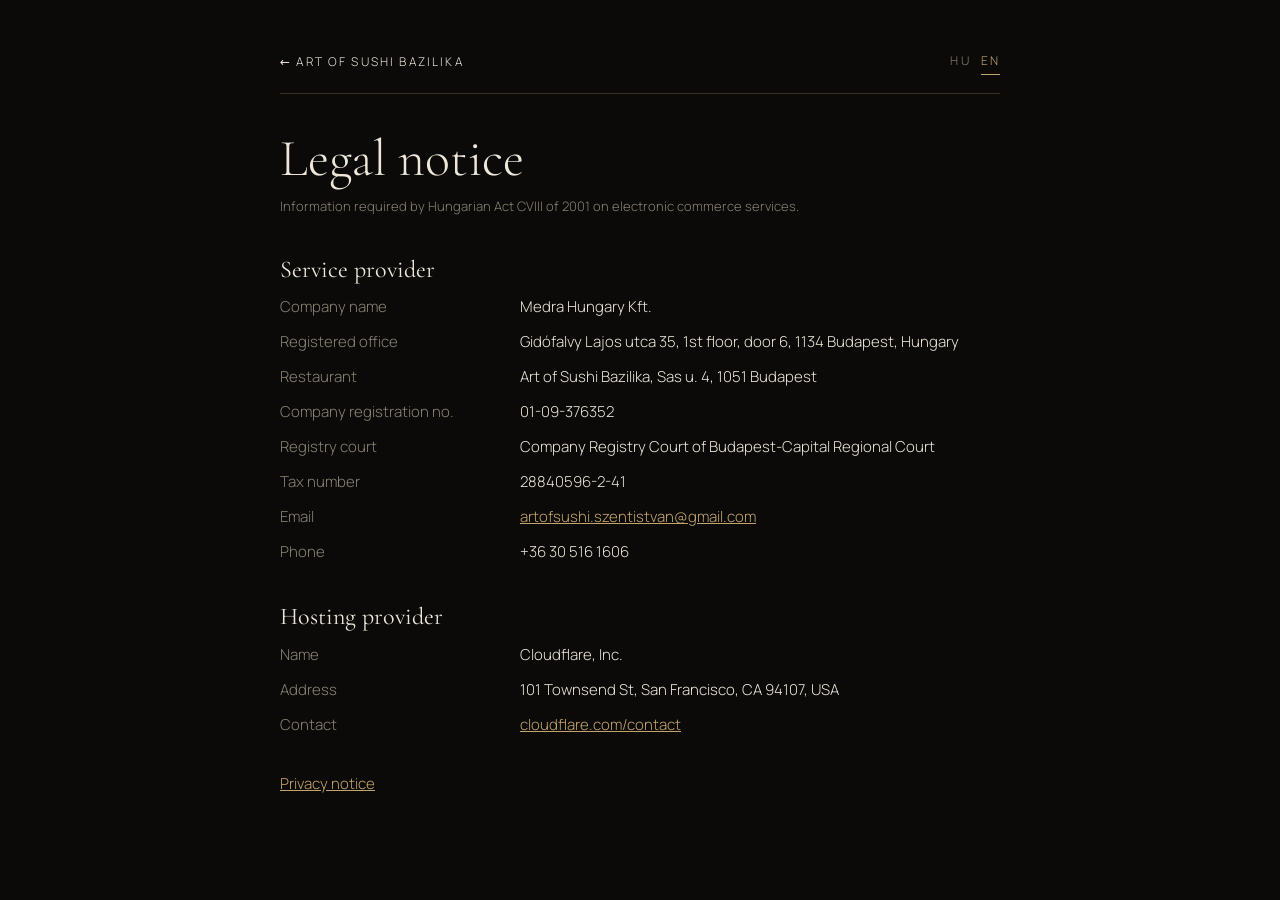
<file: impresszum.html>
<!doctype html>
<html lang="hu">
<head>
  <meta charset="utf-8">
  <meta name="viewport" content="width=device-width, initial-scale=1">
  <title>Impresszum · Art of Sushi Bazilika</title>
  <meta name="robots" content="noindex">
  <link rel="icon" href="images/favicon.svg" type="image/svg+xml">
  <link rel="stylesheet" href="fonts/fonts.css?v=feef1cb7af">
  <link rel="stylesheet" href="css/legal.css?v=38e52601e1">
</head>
<body data-title-hu="Impresszum · Art of Sushi Bazilika" data-title-en="Legal notice · Art of Sushi Bazilika">
  <!-- A [ … ] jelölt adatokat a cég adataival kell kitölteni élesítés előtt. -->
  <main class="legal">
    <div class="legal__top">
      <a href="bazilika.html">← Art of Sushi Bazilika</a>
      <div class="lang"><button type="button" data-lang="hu">HU</button><button type="button" data-lang="en">EN</button></div>
    </div>

    <section data-l="hu">
      <h1>Impresszum</h1>
      <p class="meta">Az elektronikus kereskedelmi szolgáltatásokról szóló 2001. évi CVIII. törvény szerinti adatok.</p>
      <h2>Szolgáltató</h2>
      <dl>
        <dt>Cégnév</dt><dd>Medra Hungary Kft.</dd>
        <dt>Székhely</dt><dd>1134 Budapest, Gidófalvy Lajos utca 35. 1. em. 6. ajtó</dd>
        <dt>Üzlet</dt><dd>Art of Sushi Bazilika, Sas u. 4, 1051 Budapest</dd>
        <dt>Cégjegyzékszám</dt><dd>01-09-376352</dd>
        <dt>Nyilvántartó bíróság</dt><dd>Fővárosi Törvényszék Cégbírósága</dd>
        <dt>Adószám</dt><dd>28840596-2-41</dd>
        <dt>E-mail</dt><dd><a href="mailto:artofsushi.szentistvan@gmail.com">artofsushi.szentistvan@gmail.com</a></dd>
        <dt>Telefon</dt><dd>+36 30 516 1606</dd>
      </dl>
      <h2>Tárhelyszolgáltató</h2>
      <dl>
        <dt>Név</dt><dd>Cloudflare, Inc.</dd>
        <dt>Cím</dt><dd>101 Townsend St, San Francisco, CA 94107, USA</dd>
        <dt>Elérhetőség</dt><dd><a href="https://www.cloudflare.com/contact/" rel="noopener">cloudflare.com/contact</a></dd>
      </dl>
      <p style="margin-top:32px"><a href="adatkezeles.html">Adatkezelési tájékoztató</a></p>
    </section>

    <section data-l="en">
      <h1>Legal notice</h1>
      <p class="meta">Information required by Hungarian Act CVIII of 2001 on electronic commerce services.</p>
      <h2>Service provider</h2>
      <dl>
        <dt>Company name</dt><dd>Medra Hungary Kft.</dd>
        <dt>Registered office</dt><dd>Gidófalvy Lajos utca 35, 1st floor, door 6, 1134 Budapest, Hungary</dd>
        <dt>Restaurant</dt><dd>Art of Sushi Bazilika, Sas u. 4, 1051 Budapest</dd>
        <dt>Company registration no.</dt><dd>01-09-376352</dd>
        <dt>Registry court</dt><dd>Company Registry Court of Budapest-Capital Regional Court</dd>
        <dt>Tax number</dt><dd>28840596-2-41</dd>
        <dt>Email</dt><dd><a href="mailto:artofsushi.szentistvan@gmail.com">artofsushi.szentistvan@gmail.com</a></dd>
        <dt>Phone</dt><dd>+36 30 516 1606</dd>
      </dl>
      <h2>Hosting provider</h2>
      <dl>
        <dt>Name</dt><dd>Cloudflare, Inc.</dd>
        <dt>Address</dt><dd>101 Townsend St, San Francisco, CA 94107, USA</dd>
        <dt>Contact</dt><dd><a href="https://www.cloudflare.com/contact/" rel="noopener">cloudflare.com/contact</a></dd>
      </dl>
      <p style="margin-top:32px"><a href="adatkezeles.html">Privacy notice</a></p>
    </section>
  </main>
  <script src="js/legal.js?v=f70e121660"></script>
</body>
</html>
</file>
<file: fonts/fonts.css>
/* Saját tárhelyen lévő betűtípusok (GDPR: nincs kérés a Google felé). Forrás: Google Fonts, SIL Open Font License. */
/* latin-ext */
@font-face {
  font-family: 'Cormorant Garamond';
  font-style: italic;
  font-weight: 300;
  font-display: swap;
  src: url(CormorantGaramond-300i-latin-ext.woff2) format('woff2');
  unicode-range: U+0100-02BA, U+02BD-02C5, U+02C7-02CC, U+02CE-02D7, U+02DD-02FF, U+0304, U+0308, U+0329, U+1D00-1DBF, U+1E00-1E9F, U+1EF2-1EFF, U+2020, U+20A0-20AB, U+20AD-20C4, U+2113, U+2C60-2C7F, U+A720-A7FF;
}
/* latin */
@font-face {
  font-family: 'Cormorant Garamond';
  font-style: italic;
  font-weight: 300;
  font-display: swap;
  src: url(CormorantGaramond-300i-latin.woff2) format('woff2');
  unicode-range: U+0000-00FF, U+0131, U+0152-0153, U+02BB-02BC, U+02C6, U+02DA, U+02DC, U+0304, U+0308, U+0329, U+2000-206F, U+20AC, U+2122, U+2191, U+2193, U+2212, U+2215, U+FEFF, U+FFFD;
}
/* latin-ext */
@font-face {
  font-family: 'Cormorant Garamond';
  font-style: italic;
  font-weight: 400;
  font-display: swap;
  src: url(CormorantGaramond-400i-latin-ext.woff2) format('woff2');
  unicode-range: U+0100-02BA, U+02BD-02C5, U+02C7-02CC, U+02CE-02D7, U+02DD-02FF, U+0304, U+0308, U+0329, U+1D00-1DBF, U+1E00-1E9F, U+1EF2-1EFF, U+2020, U+20A0-20AB, U+20AD-20C4, U+2113, U+2C60-2C7F, U+A720-A7FF;
}
/* latin */
@font-face {
  font-family: 'Cormorant Garamond';
  font-style: italic;
  font-weight: 400;
  font-display: swap;
  src: url(CormorantGaramond-400i-latin.woff2) format('woff2');
  unicode-range: U+0000-00FF, U+0131, U+0152-0153, U+02BB-02BC, U+02C6, U+02DA, U+02DC, U+0304, U+0308, U+0329, U+2000-206F, U+20AC, U+2122, U+2191, U+2193, U+2212, U+2215, U+FEFF, U+FFFD;
}
/* latin-ext */
@font-face {
  font-family: 'Cormorant Garamond';
  font-style: normal;
  font-weight: 300;
  font-display: swap;
  src: url(CormorantGaramond-300-latin-ext.woff2) format('woff2');
  unicode-range: U+0100-02BA, U+02BD-02C5, U+02C7-02CC, U+02CE-02D7, U+02DD-02FF, U+0304, U+0308, U+0329, U+1D00-1DBF, U+1E00-1E9F, U+1EF2-1EFF, U+2020, U+20A0-20AB, U+20AD-20C4, U+2113, U+2C60-2C7F, U+A720-A7FF;
}
/* latin */
@font-face {
  font-family: 'Cormorant Garamond';
  font-style: normal;
  font-weight: 300;
  font-display: swap;
  src: url(CormorantGaramond-300-latin.woff2) format('woff2');
  unicode-range: U+0000-00FF, U+0131, U+0152-0153, U+02BB-02BC, U+02C6, U+02DA, U+02DC, U+0304, U+0308, U+0329, U+2000-206F, U+20AC, U+2122, U+2191, U+2193, U+2212, U+2215, U+FEFF, U+FFFD;
}
/* latin-ext */
@font-face {
  font-family: 'Cormorant Garamond';
  font-style: normal;
  font-weight: 400;
  font-display: swap;
  src: url(CormorantGaramond-400-latin-ext.woff2) format('woff2');
  unicode-range: U+0100-02BA, U+02BD-02C5, U+02C7-02CC, U+02CE-02D7, U+02DD-02FF, U+0304, U+0308, U+0329, U+1D00-1DBF, U+1E00-1E9F, U+1EF2-1EFF, U+2020, U+20A0-20AB, U+20AD-20C4, U+2113, U+2C60-2C7F, U+A720-A7FF;
}
/* latin */
@font-face {
  font-family: 'Cormorant Garamond';
  font-style: normal;
  font-weight: 400;
  font-display: swap;
  src: url(CormorantGaramond-400-latin.woff2) format('woff2');
  unicode-range: U+0000-00FF, U+0131, U+0152-0153, U+02BB-02BC, U+02C6, U+02DA, U+02DC, U+0304, U+0308, U+0329, U+2000-206F, U+20AC, U+2122, U+2191, U+2193, U+2212, U+2215, U+FEFF, U+FFFD;
}
/* latin-ext */
@font-face {
  font-family: 'Cormorant Garamond';
  font-style: normal;
  font-weight: 500;
  font-display: swap;
  src: url(CormorantGaramond-500-latin-ext.woff2) format('woff2');
  unicode-range: U+0100-02BA, U+02BD-02C5, U+02C7-02CC, U+02CE-02D7, U+02DD-02FF, U+0304, U+0308, U+0329, U+1D00-1DBF, U+1E00-1E9F, U+1EF2-1EFF, U+2020, U+20A0-20AB, U+20AD-20C4, U+2113, U+2C60-2C7F, U+A720-A7FF;
}
/* latin */
@font-face {
  font-family: 'Cormorant Garamond';
  font-style: normal;
  font-weight: 500;
  font-display: swap;
  src: url(CormorantGaramond-500-latin.woff2) format('woff2');
  unicode-range: U+0000-00FF, U+0131, U+0152-0153, U+02BB-02BC, U+02C6, U+02DA, U+02DC, U+0304, U+0308, U+0329, U+2000-206F, U+20AC, U+2122, U+2191, U+2193, U+2212, U+2215, U+FEFF, U+FFFD;
}
/* latin-ext */
@font-face {
  font-family: 'Manrope';
  font-style: normal;
  font-weight: 300;
  font-display: swap;
  src: url(Manrope-300-latin-ext.woff2) format('woff2');
  unicode-range: U+0100-02BA, U+02BD-02C5, U+02C7-02CC, U+02CE-02D7, U+02DD-02FF, U+0304, U+0308, U+0329, U+1D00-1DBF, U+1E00-1E9F, U+1EF2-1EFF, U+2020, U+20A0-20AB, U+20AD-20C4, U+2113, U+2C60-2C7F, U+A720-A7FF;
}
/* latin */
@font-face {
  font-family: 'Manrope';
  font-style: normal;
  font-weight: 300;
  font-display: swap;
  src: url(Manrope-300-latin.woff2) format('woff2');
  unicode-range: U+0000-00FF, U+0131, U+0152-0153, U+02BB-02BC, U+02C6, U+02DA, U+02DC, U+0304, U+0308, U+0329, U+2000-206F, U+20AC, U+2122, U+2191, U+2193, U+2212, U+2215, U+FEFF, U+FFFD;
}
/* latin-ext */
@font-face {
  font-family: 'Manrope';
  font-style: normal;
  font-weight: 400;
  font-display: swap;
  src: url(Manrope-400-latin-ext.woff2) format('woff2');
  unicode-range: U+0100-02BA, U+02BD-02C5, U+02C7-02CC, U+02CE-02D7, U+02DD-02FF, U+0304, U+0308, U+0329, U+1D00-1DBF, U+1E00-1E9F, U+1EF2-1EFF, U+2020, U+20A0-20AB, U+20AD-20C4, U+2113, U+2C60-2C7F, U+A720-A7FF;
}
/* latin */
@font-face {
  font-family: 'Manrope';
  font-style: normal;
  font-weight: 400;
  font-display: swap;
  src: url(Manrope-400-latin.woff2) format('woff2');
  unicode-range: U+0000-00FF, U+0131, U+0152-0153, U+02BB-02BC, U+02C6, U+02DA, U+02DC, U+0304, U+0308, U+0329, U+2000-206F, U+20AC, U+2122, U+2191, U+2193, U+2212, U+2215, U+FEFF, U+FFFD;
}
/* latin-ext */
@font-face {
  font-family: 'Manrope';
  font-style: normal;
  font-weight: 500;
  font-display: swap;
  src: url(Manrope-500-latin-ext.woff2) format('woff2');
  unicode-range: U+0100-02BA, U+02BD-02C5, U+02C7-02CC, U+02CE-02D7, U+02DD-02FF, U+0304, U+0308, U+0329, U+1D00-1DBF, U+1E00-1E9F, U+1EF2-1EFF, U+2020, U+20A0-20AB, U+20AD-20C4, U+2113, U+2C60-2C7F, U+A720-A7FF;
}
/* latin */
@font-face {
  font-family: 'Manrope';
  font-style: normal;
  font-weight: 500;
  font-display: swap;
  src: url(Manrope-500-latin.woff2) format('woff2');
  unicode-range: U+0000-00FF, U+0131, U+0152-0153, U+02BB-02BC, U+02C6, U+02DA, U+02DC, U+0304, U+0308, U+0329, U+2000-206F, U+20AC, U+2122, U+2191, U+2193, U+2212, U+2215, U+FEFF, U+FFFD;
}
/* latin-ext */
@font-face {
  font-family: 'Manrope';
  font-style: normal;
  font-weight: 600;
  font-display: swap;
  src: url(Manrope-600-latin-ext.woff2) format('woff2');
  unicode-range: U+0100-02BA, U+02BD-02C5, U+02C7-02CC, U+02CE-02D7, U+02DD-02FF, U+0304, U+0308, U+0329, U+1D00-1DBF, U+1E00-1E9F, U+1EF2-1EFF, U+2020, U+20A0-20AB, U+20AD-20C4, U+2113, U+2C60-2C7F, U+A720-A7FF;
}
/* latin */
@font-face {
  font-family: 'Manrope';
  font-style: normal;
  font-weight: 600;
  font-display: swap;
  src: url(Manrope-600-latin.woff2) format('woff2');
  unicode-range: U+0000-00FF, U+0131, U+0152-0153, U+02BB-02BC, U+02C6, U+02DA, U+02DC, U+0304, U+0308, U+0329, U+2000-206F, U+20AC, U+2122, U+2191, U+2193, U+2212, U+2215, U+FEFF, U+FFFD;
}
/* csak az oldalon használt japán írásjegyek */
@font-face {
  font-family: 'Noto Serif JP';
  font-style: normal;
  font-weight: 300;
  font-display: swap;
  src: url(NotoSerifJP-300-subset.woff2) format('woff2');
  unicode-range: U+3046, U+304d, U+3052, U+3057, U+305f, U+3069, U+306e, U+3081, U+3093, U+30ab, U+30b1, U+30b5, U+30c0, U+30c1, U+30c3, U+30d1, U+30dd, U+30e7, U+30e9, U+30eb, U+4e3c, U+523a, U+524d, U+53f8, U+5bff, U+5dfb, U+63da, U+6599, U+677f, U+6c41, U+7092, U+7269, U+7279, U+7406, U+7c73, U+7d30, U+8266, U+82b8, U+83dc, U+84b8, U+8853, U+88cf, U+88fd, U+8eab, U+8ecd, U+9244, U+98ef, U+9ba8, U+9c3b, U+9ed2, U+9f8d;
}
/* csak az oldalon használt japán írásjegyek */
@font-face {
  font-family: 'Noto Serif JP';
  font-style: normal;
  font-weight: 500;
  font-display: swap;
  src: url(NotoSerifJP-500-subset.woff2) format('woff2');
  unicode-range: U+3046, U+304d, U+3052, U+3057, U+305f, U+3069, U+306e, U+3081, U+3093, U+30ab, U+30b1, U+30b5, U+30c0, U+30c1, U+30c3, U+30d1, U+30dd, U+30e7, U+30e9, U+30eb, U+4e3c, U+523a, U+524d, U+53f8, U+5bff, U+5dfb, U+63da, U+6599, U+677f, U+6c41, U+7092, U+7269, U+7279, U+7406, U+7c73, U+7d30, U+8266, U+82b8, U+83dc, U+84b8, U+8853, U+88cf, U+88fd, U+8eab, U+8ecd, U+9244, U+98ef, U+9ba8, U+9c3b, U+9ed2, U+9f8d;
}
</file>
<file: css/entry.css>
/* Art of Sushi — üzletválasztó kezdőlap */
:root{
  --bg:#0b0a09; --text:#ede6d9; --text-2:#c8c0b2; --muted:#8a8274;
  --gold:#c4a46c; --line:rgba(196,164,108,.3);
  --f-display:"Cormorant Garamond","Times New Roman",serif;
  --f-body:"Manrope",system-ui,sans-serif;
  --f-jp:"Noto Serif JP",serif;
  --pad:clamp(22px,5.5vw,96px);
  --ease:cubic-bezier(.19,1,.22,1); --ease-io:cubic-bezier(.77,0,.18,1);
}
*,*::before,*::after{box-sizing:border-box}
html,body{margin:0;height:100%;background:var(--bg);color:var(--text);overflow:hidden}
body{font:300 15px/1.6 var(--f-body);-webkit-font-smoothing:antialiased}
body::after{content:"";position:fixed;inset:0;pointer-events:none;z-index:50;opacity:.07;
  background-image:url("data:image/svg+xml,%3Csvg xmlns='http://www.w3.org/2000/svg' width='160' height='160'%3E%3Cfilter id='n'%3E%3CfeTurbulence type='fractalNoise' baseFrequency='.9' numOctaves='3' stitchTiles='stitch'/%3E%3C/filter%3E%3Crect width='100%25' height='100%25' filter='url(%23n)'/%3E%3C/svg%3E")}
img{display:block}
em{font-style:italic;font-weight:300;color:var(--gold)}
.jp{font-family:var(--f-jp);font-weight:300}
:focus-visible{outline:1px solid var(--gold);outline-offset:-6px}
.m{display:inline-block;overflow:hidden;vertical-align:top;padding-bottom:.08em}
.m>span{display:inline-block}

/* ---------- Váz ---------- */
.entry{position:fixed;inset:0;display:flex;flex-direction:column}
.shop{position:relative;flex:1 1 0;min-height:0;overflow:hidden;text-decoration:none;color:inherit;display:block;
  transition:flex-grow 1.2s var(--ease-io)}
.shop__media{position:absolute;inset:0;overflow:hidden;will-change:clip-path}
.shop__media img{width:100%;height:100%;object-fit:cover;transform:scale(1.06) translate3d(0,var(--py,0px),0);filter:brightness(.5) saturate(.9);
  transition:filter 1.2s var(--ease),transform 1.6s var(--ease)}
.shop__shade{position:absolute;inset:0;pointer-events:none;background:linear-gradient(90deg,rgba(11,10,9,.85) 0%,rgba(11,10,9,.35) 55%,rgba(11,10,9,.6) 100%)}
.shop__inner{position:absolute;inset:0;display:grid;grid-template-columns:1fr auto auto;align-items:end;gap:clamp(24px,5vw,90px);
  padding:0 var(--pad) clamp(26px,6vh,64px)}
.shop__index{position:absolute;top:clamp(22px,4.5vh,44px);left:var(--pad);font:500 10.5px var(--f-body);letter-spacing:.38em;text-transform:uppercase;color:var(--gold)}
.shop__name{display:flex;flex-direction:column}
.shop__brand{font:500 10.5px var(--f-body);letter-spacing:.46em;text-transform:uppercase;color:var(--text-2);margin-bottom:10px}
.shop__title{font:300 clamp(56px,8.6vw,150px)/.92 var(--f-display);letter-spacing:-.015em;white-space:nowrap}
.shop__info{display:flex;flex-direction:column;gap:14px;padding-bottom:10px}
.shop__row{font:300 clamp(17px,1.5vw,22px)/1.3 var(--f-display);color:var(--text)}
.shop__row small{display:block;font:500 9.5px var(--f-body);letter-spacing:.34em;text-transform:uppercase;color:var(--gold);margin-bottom:6px}
.shop__go{width:clamp(56px,5vw,74px);height:clamp(56px,5vw,74px);border-radius:50%;border:1px solid var(--line);display:grid;place-items:center;margin-bottom:6px;position:relative;overflow:hidden;
  transition:border-color .8s var(--ease),transform 1s var(--ease)}
.shop__go::before{content:"";position:absolute;inset:0;border-radius:50%;background:var(--gold);transform:scale(0);transition:transform .8s var(--ease)}
.shop__go i{position:relative;font-style:normal;font-size:18px;color:var(--text);transition:color .6s,transform .8s var(--ease)}

/* ---------- Választóvonal ---------- */
.divider{position:relative;flex:0 0 0;z-index:5;pointer-events:none}
.divider__line{position:absolute;left:0;right:0;top:-.5px;height:1px;background:var(--gold);opacity:.55;transform:scaleX(0);transition:transform 1.3s var(--ease-io) .15s,opacity .6s}
.divider__mark{position:absolute;left:50%;top:0;width:46px;height:46px;margin:-23px 0 0 -23px;display:grid;place-items:center;background:var(--bg);border:1px solid var(--gold);color:var(--gold);font-size:19px;padding:0 8px;
  opacity:0;transform:scale(.6) rotate(-8deg);transition:opacity 1s var(--ease) .9s,transform 1.2s var(--ease) .9s}

/* ---------- Nyitó animáció ---------- */
.js .shop--new .shop__media{clip-path:inset(100% 0 0 0)}
.js .shop--old .shop__media{clip-path:inset(0 0 100% 0)}
.shop__media{transition:clip-path 1.6s var(--ease-io) .75s}
.js .shop__media img{transform:scale(1.3)}
.js .shop .m>span{transform:translateY(110%);transition:transform 1.5s var(--ease)}
.js .shop__go{opacity:0;transform:scale(.7)}
.js .shop__shade{opacity:0;transition:opacity 1.4s var(--ease) 1s}

.ready .divider__line{transform:scaleX(1)}
.ready .divider__mark{opacity:1;transform:none}
.ready .shop .shop__media{clip-path:inset(0 0 0 0)}
.ready .shop .shop__media img{transform:scale(1.06) translate3d(0,var(--py,0px),0)}
.ready .shop__shade{opacity:1}
.ready .shop .m>span{transform:none}
.ready .shop__go{opacity:1;transform:none;transition:opacity 1s var(--ease) 1.9s,transform 1.2s var(--ease) 1.9s,border-color .8s var(--ease)}
.ready .shop--new .m>span{transition-delay:1.35s}
.ready .shop--new .shop__title .m>span{transition-delay:1.45s}
.ready .shop--new .shop__row:nth-child(1) .m>span{transition-delay:1.6s}
.ready .shop--new .shop__row:nth-child(2) .m>span{transition-delay:1.68s}
.ready .shop--old .m>span{transition-delay:1.5s}
.ready .shop--old .shop__title .m>span{transition-delay:1.6s}
.ready .shop--old .shop__row:nth-child(1) .m>span{transition-delay:1.75s}
.ready .shop--old .shop__row:nth-child(2) .m>span{transition-delay:1.83s}
/* a nyitás után a hover-átmenetek ne várjanak */
.settled .shop .m>span{transition-delay:0s!important}
.settled .shop__go{transition:border-color .8s var(--ease),transform 1s var(--ease)}

/* ---------- Hover (egér) ---------- */
@media (hover:hover) and (pointer:fine){
  .settled .shop:hover{flex-grow:1.32}
  .settled .entry:hover .shop:not(:hover) .shop__media img{filter:brightness(.28) saturate(.6)}
  .settled .shop:hover .shop__media img{filter:brightness(.72) saturate(1);transform:scale(1.02) translate3d(0,var(--py,0px),0)}
  .settled .shop:hover .shop__go{border-color:var(--gold);transform:scale(1.08)}
  .settled .shop:hover .shop__go::before{transform:scale(1)}
  .settled .shop:hover .shop__go i{color:var(--bg);transform:translateX(3px)}
  .settled .shop--old:hover .shop__go i{transform:translate(2px,-2px)}
}
.settled .shop:focus-visible .shop__go::before{transform:scale(1)}
.settled .shop:focus-visible .shop__go i{color:var(--bg)}

/* ---------- Kilépés ---------- */
.leaving .shop{transition:flex-grow 1.15s cubic-bezier(.55,0,.15,1)}
.leaving .shop.is-chosen{flex-grow:6}
.leaving .shop:not(.is-chosen){flex-grow:.0001}
.leaving .shop .m>span{transform:translateY(-110%);transition:transform .9s var(--ease-io)!important;transition-delay:0s!important}
.leaving .shop__go,.leaving .divider__mark{opacity:0;transition:opacity .5s!important}
.leaving .divider__line{opacity:0}
.leaving .shop.is-chosen .shop__media img{transform:scale(1.12);filter:brightness(.45)}
.curtain{position:fixed;inset:0;z-index:40;background:var(--bg);opacity:0;pointer-events:none;transition:opacity .55s var(--ease) .75s}
.leaving .curtain{opacity:1;pointer-events:auto}

/* ---------- Nyelvváltó ---------- */
.lang{display:inline-flex;align-items:center;gap:11px;font:500 10.5px/1 var(--f-body);letter-spacing:.24em}
.lang button{position:relative;background:none;border:0;margin:0;padding:7px 0;color:var(--muted);font:inherit;letter-spacing:inherit;cursor:pointer;transition:color .5s var(--ease)}
.lang button:hover{color:var(--text)}
.lang button[aria-pressed="true"]{color:var(--gold);cursor:default}
.lang button::after{content:"";position:absolute;left:0;right:.24em;bottom:0;height:1px;background:var(--gold);transform:scaleX(0);transform-origin:left;transition:transform .7s var(--ease)}
.lang button[aria-pressed="true"]::after{transform:none}
.lang span{width:1px;height:11px;background:var(--line)}
.entry-lang{position:fixed;z-index:30;top:calc(clamp(22px,4.5vh,44px) - 7px);right:var(--pad);opacity:0;transition:opacity 1.2s var(--ease) 2s}
.ready .entry-lang{opacity:1}
.settled .entry-lang{transition-delay:0s}
.leaving .entry-lang{opacity:0;transition:opacity .4s}
.entry-legal{position:fixed;z-index:30;left:var(--pad);bottom:calc(14px + env(safe-area-inset-bottom,0px));display:flex;gap:18px;font:400 10px var(--f-body);letter-spacing:.22em;text-transform:uppercase;opacity:0;transition:opacity 1.2s var(--ease) 2s}
.entry-legal a{color:rgba(237,230,217,.55);text-decoration:none}
.entry-legal a:hover,.entry-legal a:focus-visible{color:var(--gold)}
.ready .entry-legal{opacity:1}
.leaving .entry-legal{opacity:0;transition:opacity .4s}
.lang-fade .shop__inner{transition:opacity .34s var(--ease)}
.lang-out .shop__inner{opacity:0}

/* ---------- Mobil ---------- */
@media (max-width:760px){
  .shop__inner{grid-template-columns:1fr auto;grid-template-rows:auto auto;align-content:end;row-gap:18px;padding-bottom:clamp(22px,4vh,40px)}
  .shop__name{grid-column:1 / -1;grid-row:1}
  .shop__go{grid-column:2;grid-row:2;align-self:end;width:44px;height:44px;margin:0}
  .shop__go i{font-size:15px}
  .shop__info{grid-column:1;grid-row:2;gap:10px;padding-bottom:0}
  .shop__title{font-size:clamp(42px,12.6vw,84px)}
  .shop__row{font-size:16px}
  .shop__brand{margin-bottom:6px;font-size:9.5px}
  .shop__index{font-size:9.5px;letter-spacing:.3em}
  .shop__media img{object-position:center}
  .shop--new .shop__media img{object-position:26% 50%}
  .shop--old .shop__media img{object-position:50% 50%}
}

/* ---------- Csökkentett mozgás ---------- */
@media (prefers-reduced-motion:reduce){
  *,*::before,*::after{transition-duration:.01ms!important;transition-delay:0s!important;animation:none!important}
}

.fishmark{display:block;width:100%;height:auto;color:var(--gold);overflow:visible}
</file>
<file: css/legal.css>
/* Jogi oldalak (impresszum, adatkezelés) — a fő oldal színeivel, csendesen */
:root{
  --bg:#0b0a09; --text:#ede6d9; --text-2:#c8c0b2; --muted:#8a8274; --gold:#c4a46c;
  --line:rgba(196,164,108,.24);
  --f-display:"Cormorant Garamond","Times New Roman",serif;
  --f-body:"Manrope",system-ui,sans-serif;
}
*,*::before,*::after{box-sizing:border-box}
html{background:var(--bg)}
body{margin:0;background:var(--bg);color:var(--text-2);font:300 15px/1.8 var(--f-body);-webkit-font-smoothing:antialiased}
a{color:var(--gold)}
:focus-visible{outline:1px solid var(--gold);outline-offset:4px}
.legal{max-width:760px;margin:0 auto;padding:48px max(20px,env(safe-area-inset-right,0px)) 80px max(20px,env(safe-area-inset-left,0px))}
.legal__top{display:flex;justify-content:space-between;align-items:center;gap:16px;border-bottom:1px solid var(--line);padding-bottom:18px;margin-bottom:36px;font-size:12px;letter-spacing:.18em;text-transform:uppercase}
.legal__top a{text-decoration:none;color:var(--text)}
.lang{display:flex;gap:10px}
.lang button{background:none;border:0;padding:2px 0;color:var(--muted);font:inherit;letter-spacing:inherit;cursor:pointer;border-bottom:1px solid transparent}
.lang button[aria-pressed="true"]{color:var(--gold);border-color:var(--gold)}
h1{font:300 clamp(34px,6vw,52px)/1.1 var(--f-display);color:var(--text);margin:0 0 8px}
h2{font:400 24px/1.3 var(--f-display);color:var(--text);margin:36px 0 8px}
.meta{color:var(--muted);font-size:13px;margin:0 0 28px}
dl{display:grid;grid-template-columns:minmax(140px,220px) 1fr;gap:8px 20px;margin:0}
dt{color:var(--muted)}
dd{margin:0;color:var(--text)}
table{border-collapse:collapse;width:100%;font-size:14px}
th,td{text-align:left;vertical-align:top;border-bottom:1px solid var(--line);padding:10px 12px 10px 0}
th{color:var(--muted);font-weight:400}
.tbl{overflow-x:auto}
.todo{background:rgba(196,164,108,.12);color:var(--gold);padding:0 4px}
[data-l]{display:none}
html[lang="hu"] [data-l="hu"],html[lang="en"] [data-l="en"]{display:block}
@media (max-width:560px){dl{grid-template-columns:1fr;gap:2px}dd{margin-bottom:10px}}
</file>
<file: css/style.css>
/* =========================================================
   Art of Sushi Bazilika — fekete lakk · pezsgőarany · csend
   ========================================================= */
:root{
  --bg:#0b0a09; --bg-2:#11100e; --bg-3:#191714;
  --text:#ede6d9; --text-2:#c8c0b2; --muted:#8a8274;
  --gold:#c4a46c; --gold-2:#9e8253;
  --line:rgba(196,164,108,.24); --line-soft:rgba(237,230,217,.09);
  --f-display:"Cormorant Garamond","Times New Roman",serif;
  --f-body:"Manrope",system-ui,sans-serif;
  --f-jp:"Noto Serif JP",serif;
  --pad:clamp(20px,5.5vw,96px); --max:1320px;
  --ease:cubic-bezier(.19,1,.22,1); --ease-io:cubic-bezier(.77,0,.18,1);
}
*,*::before,*::after{box-sizing:border-box}
html{-webkit-text-size-adjust:100%;overflow-x:clip;background:var(--bg)}
html.native-smooth{scroll-behavior:smooth}
body{margin:0;background:var(--bg);color:var(--text);font:300 16px/1.8 var(--f-body);letter-spacing:.01em;-webkit-font-smoothing:antialiased;overflow-x:hidden;overflow-x:clip}
body.is-locked{overflow:hidden}
body::after{content:"";position:fixed;inset:0;pointer-events:none;z-index:400;opacity:.07;
  background-image:url("data:image/svg+xml,%3Csvg xmlns='http://www.w3.org/2000/svg' width='160' height='160'%3E%3Cfilter id='n'%3E%3CfeTurbulence type='fractalNoise' baseFrequency='.9' numOctaves='3' stitchTiles='stitch'/%3E%3C/filter%3E%3Crect width='100%25' height='100%25' filter='url(%23n)'/%3E%3C/svg%3E")}
img{display:block;max-width:100%}
a{color:inherit}
button{font:inherit;color:inherit;cursor:pointer}
::selection{background:var(--gold);color:var(--bg)}
.jp{font-family:var(--f-jp);font-weight:300;letter-spacing:.12em}
:focus-visible{outline:1px solid var(--gold);outline-offset:4px}
em{font-style:italic;font-weight:300;color:var(--gold)}
.mask{display:inline-block;overflow:hidden;vertical-align:top;padding-bottom:.06em}
.mask>span{display:inline-block}

/* ---------- Tipográfia ---------- */
.kicker{display:flex;align-items:center;gap:14px;margin:0 0 26px;font:500 11px/1 var(--f-body);letter-spacing:.38em;text-transform:uppercase;color:var(--gold)}
.kicker i{display:inline-block;width:28px;height:1px;background:var(--gold);opacity:.6}
.kicker.center{justify-content:center}
.h2{margin:0;font:300 clamp(44px,6.4vw,104px)/.98 var(--f-display);letter-spacing:-.015em}
.head{max-width:var(--max);margin:0 auto clamp(56px,7vw,100px)}
.head--center{text-align:center}
.head__lead{max-width:520px;margin:28px 0 0;color:var(--text-2)}
.head--center .head__lead{margin-left:auto;margin-right:auto}

/* ---------- Gombok ---------- */
.btn{display:inline-flex;align-items:center;justify-content:center;gap:.8em;padding:1.3em 2.6em;border:1px solid var(--gold);background:transparent;color:var(--text);
  font:500 11px/1 var(--f-body);letter-spacing:.32em;text-transform:uppercase;text-decoration:none;position:relative;overflow:hidden;isolation:isolate;transition:color .7s var(--ease),border-color .6s}
.btn::before{content:"";position:absolute;inset:0;z-index:-1;background:var(--gold);transform:scaleY(0);transform-origin:bottom;transition:transform .8s var(--ease)}
.btn:hover::before{transform:scaleY(1)}
.btn:hover{color:var(--bg)}
.btn--solid{background:var(--gold);color:var(--bg)}
.btn--solid::before{background:var(--text)}
.btn--ghost{border-color:rgba(237,230,217,.3)}
.btn--ghost:hover{border-color:var(--gold)}
.btn--block{width:100%}
.btn--sm{padding:.9em 1.4em;font-size:10px}
.btn--gold{padding:1em 1.6em}

/* ---------- Betöltő ---------- */
.loader{position:fixed;inset:0;z-index:300;pointer-events:none}
.loader__panel{position:absolute;left:0;right:0;height:50.5%;background:var(--bg);transition:transform 1.4s var(--ease-io)}
.loader__panel--top{top:0}.loader__panel--bottom{bottom:0}
.loader__content{position:absolute;inset:0;display:flex;flex-direction:column;align-items:center;justify-content:center;gap:18px;transition:opacity .6s var(--ease)}
.loader__jp{width:84px;color:var(--gold)}
.loader__content>*{animation:loaderIn .6s .35s both}
@keyframes loaderIn{from{opacity:0;transform:translateY(6px)}}
.loader__name{font:400 10.5px var(--f-body);letter-spacing:.5em;text-transform:uppercase;color:var(--muted);padding-left:.5em}
.loaded .loader__content{opacity:0}
.loaded .loader__panel--top{transform:translateY(-100%)}
.loaded .loader__panel--bottom{transform:translateY(100%)}
.loader.done{display:none}
html:not(.js) .loader{display:none}

/* ---------- Kurzor ---------- */
.cursor{position:fixed;top:0;left:0;z-index:350;pointer-events:none;opacity:0;transition:opacity .4s}
.cursor.on{opacity:1}
.cursor__dot{position:fixed;top:0;left:0;width:5px;height:5px;margin:-2.5px 0 0 -2.5px;border-radius:50%;background:var(--gold)}
.cursor__ring{position:fixed;top:0;left:0;width:38px;height:38px;margin:-19px 0 0 -19px;border-radius:50%;border:1px solid rgba(196,164,108,.5);display:grid;place-items:center;
  transition:width .6s var(--ease),height .6s var(--ease),margin .6s var(--ease),background .6s,border-color .6s}
.cursor__label{font:500 9.5px var(--f-body);letter-spacing:.22em;text-transform:uppercase;font-style:normal;color:var(--bg);opacity:0;transition:opacity .3s}
.cursor.is-hover .cursor__ring{width:58px;height:58px;margin:-29px 0 0 -29px;border-color:var(--gold)}
.cursor.has-label .cursor__ring{width:96px;height:96px;margin:-48px 0 0 -48px;background:var(--gold);border-color:var(--gold)}
.cursor.has-label .cursor__label{opacity:1}
.cursor.has-label .cursor__dot{opacity:0}
@media (hover:none),(pointer:coarse){.cursor{display:none}}
@media (hover:hover) and (pointer:fine){html.has-cursor, html.has-cursor a, html.has-cursor button{cursor:none}}

/* ---------- Nyelvváltó ---------- */
.lang{display:inline-flex;align-items:center;gap:11px;font:500 10.5px/1 var(--f-body);letter-spacing:.24em}
.lang button{position:relative;background:none;border:0;margin:0;padding:7px 0;color:var(--muted);font:inherit;letter-spacing:inherit;cursor:pointer;transition:color .5s var(--ease)}
.lang button:hover{color:var(--text)}
.lang button[aria-pressed="true"]{color:var(--gold);cursor:default}
.lang button::after{content:"";position:absolute;left:0;right:.24em;bottom:0;height:1px;background:var(--gold);transform:scaleX(0);transform-origin:left;transition:transform .7s var(--ease)}
.lang button[aria-pressed="true"]::after{transform:none}
.lang span{width:1px;height:11px;background:var(--line)}
.nav__right .lang{margin-right:4px}
/* váltáskor a szövegek finoman elhalványulnak, majd visszatérnek */
.lang-fade .main>*,.lang-fade .footer>*,.lang-fade .overlay__inner,.lang-fade .nav__status,.lang-fade .nav__book,.lang-fade .nav__menu-text,.lang-fade .cookie{transition:opacity .34s var(--ease)!important}
.lang-out .main>*,.lang-out .footer>*,.lang-out .overlay__inner,.lang-out .nav__status,.lang-out .nav__book,.lang-out .nav__menu-text,.lang-out .cookie{opacity:0!important}

/* ---------- Navigáció ---------- */
.nav{position:fixed;top:0;left:0;right:0;z-index:120;display:grid;grid-template-columns:1fr auto 1fr;align-items:center;padding:28px var(--pad);transition:transform .9s var(--ease),padding .6s var(--ease),background .6s;mix-blend-mode:normal}
.nav.is-solid{padding-top:16px;padding-bottom:16px;background:linear-gradient(to bottom,rgba(11,10,9,.85),rgba(11,10,9,0))}
.nav.is-hidden{transform:translateY(-110%)}
.menu-open .nav{transform:none;background:none}
.nav__brand{display:flex;align-items:center;gap:14px;text-decoration:none;justify-self:start}
.nav__logo{height:46px;width:auto;display:block;overflow:visible}
.nav__logo-word{color:var(--text)}.nav__logo-fish{color:var(--gold)}
.nav__place{font:500 9px/1 var(--f-body);letter-spacing:.46em;text-transform:uppercase;color:var(--gold);padding-left:14px;border-left:1px solid var(--line-soft);line-height:22px}
.fishmark{display:block;width:100%;height:auto;color:var(--gold);overflow:visible}
.nav__status{display:flex;align-items:center;gap:10px;font:400 10.5px var(--f-body);letter-spacing:.26em;text-transform:uppercase;color:var(--text-2)}
.nav__right{justify-self:end;display:flex;align-items:center;gap:30px}
.nav__book{position:relative;text-decoration:none;font:500 11px var(--f-body);letter-spacing:.3em;text-transform:uppercase;padding:6px 0}
.nav__book::after{content:"";position:absolute;left:0;right:0;bottom:0;height:1px;background:var(--gold);transform-origin:right;transition:transform .7s var(--ease)}
.nav__book:hover::after{transform:scaleX(0)}
.nav__menu{display:flex;align-items:center;gap:14px;border:0;background:none;padding:6px 0}
.nav__menu-text{display:grid;overflow:hidden;height:1.2em;font:500 11px/1.2 var(--f-body);letter-spacing:.3em;text-transform:uppercase}
.nav__menu-text span{grid-area:1/1;transition:transform .8s var(--ease)}
.nav__menu-text span+span{transform:translateY(110%)}
.menu-open .nav__menu-text span:first-child{transform:translateY(-110%)}
.menu-open .nav__menu-text span+span{transform:none}
.nav__menu-lines{position:relative;width:30px;height:10px}
.nav__menu-lines i{position:absolute;left:0;right:0;height:1px;background:var(--text);transition:transform .8s var(--ease),width .8s var(--ease)}
.nav__menu-lines i:first-child{top:0}
.nav__menu-lines i:last-child{bottom:0;width:60%;left:auto}
.nav__menu:hover .nav__menu-lines i:last-child{width:100%}
.menu-open .nav__menu-lines i:first-child{transform:translateY(4.5px) rotate(20deg)}
.menu-open .nav__menu-lines i:last-child{width:100%;transform:translateY(-4.5px) rotate(-20deg)}

/* ---------- Teljes menü ---------- */
.overlay{position:fixed;inset:0;z-index:110;visibility:hidden;pointer-events:none}
.menu-open .overlay{visibility:visible;pointer-events:auto}
.overlay__bg{position:absolute;inset:0;background:var(--bg-2);clip-path:inset(0 0 100% 0);transition:clip-path 1.1s var(--ease-io)}
.menu-open .overlay__bg{clip-path:inset(0 0 0 0)}
.overlay__inner{position:relative;height:100%;display:grid;grid-template-columns:1.3fr 1fr;grid-template-rows:1fr auto;gap:30px 6vw;padding:130px var(--pad) 40px}
.overlay__links{display:flex;flex-direction:column;justify-content:center}
.overlay__links a{display:flex;align-items:baseline;gap:24px;text-decoration:none;overflow:hidden;padding:.05em 0}
.overlay__links small{font:500 11px var(--f-body);letter-spacing:.3em;color:var(--gold);transform:translateY(120%);transition:transform 1s var(--ease)}
.overlay__links span{display:inline-block;font:300 clamp(40px,6.4vw,96px)/1.04 var(--f-display);transform:translateY(110%);transition:transform 1.1s var(--ease),color .5s,font-style .5s}
.overlay__links a:hover span{color:var(--gold);font-style:italic}
.menu-open .overlay__links small,.menu-open .overlay__links span{transform:none}
.overlay__links a:nth-child(1) *{transition-delay:.25s}.overlay__links a:nth-child(2) *{transition-delay:.3s}.overlay__links a:nth-child(3) *{transition-delay:.35s}
.overlay__links a:nth-child(4) *{transition-delay:.4s}.overlay__links a:nth-child(5) *{transition-delay:.45s}.overlay__links a:nth-child(6) *{transition-delay:.5s}
.overlay__preview{margin:0;align-self:center;aspect-ratio:4/5;max-height:62vh;overflow:hidden;clip-path:inset(100% 0 0 0);transition:clip-path 1.3s var(--ease-io) .35s}
.menu-open .overlay__preview{clip-path:inset(0 0 0 0)}
.overlay__preview img{width:100%;height:100%;object-fit:cover;transition:opacity .5s,transform 1.4s var(--ease)}
.overlay__preview img.swap{opacity:0;transform:scale(1.06)}
.overlay__foot{grid-column:1/-1;display:flex;gap:60px;flex-wrap:wrap;border-top:1px solid var(--line-soft);padding-top:26px;font-size:13px;color:var(--muted);opacity:0;transition:opacity 1s var(--ease) .6s}
.menu-open .overlay__foot{opacity:1}
.overlay__foot p{margin:0}
.overlay__foot a{text-decoration:none}
.overlay__social{margin-left:auto!important;display:flex;gap:24px}
.overlay__foot a:hover{color:var(--gold)}

/* ---------- Animációs segédek ---------- */
.main{position:relative;z-index:2;background:var(--bg);box-shadow:0 40px 80px rgba(0,0,0,.6)}
section{position:relative;padding:clamp(110px,14vw,220px) var(--pad)}
.split .w{display:inline-block;overflow:hidden;vertical-align:top;padding-bottom:.1em;margin-bottom:-.1em}
.split .ch{display:inline-block;transform:translateY(110%) rotate(4deg);transform-origin:left bottom;transition:transform 1.5s var(--ease)}
.split.in .ch{transform:none}
.reveal-up{opacity:0;transform:translateY(28px);transition:opacity 1.6s var(--ease),transform 1.6s var(--ease)}
.reveal-up.in{opacity:1;transform:none}
html:not(.js) .reveal-up{opacity:1;transform:none}
.clip{overflow:hidden;margin:0;position:relative}
.clip img{width:100%;height:100%;object-fit:cover;clip-path:inset(100% 0 0 0);transform:scale(1.24) translateY(4%);opacity:.001;
  transition:clip-path 1.5s cubic-bezier(.16,1,.3,1),transform 2.4s cubic-bezier(.16,1,.3,1),opacity .5s linear}
.clip.in img{clip-path:inset(0 0 0 0);transform:scale(1.08) translateY(0);opacity:1}
.band__img:nth-child(2) img{transition-delay:.12s}
.band__img:nth-child(3) img{transition-delay:.24s}
.about__img--b img{transition-delay:.15s}
html:not(.js) .clip img{clip-path:none;transform:none}
[data-speed]{will-change:transform}

/* ---------- HERO ---------- */
.hero{height:240vh;padding:0}
.hero__pin{position:sticky;top:0;height:100vh;height:100svh;overflow:hidden}
.hero__frame{position:absolute;inset:0;clip-path:inset(50% 50% 50% 50%);will-change:clip-path}
.hero__frame picture{display:contents}
.hero__frame img{width:100%;height:100%;object-fit:cover;will-change:transform}
.hero__outline{position:absolute;top:0;left:0;border:1px solid rgba(196,164,108,.55);pointer-events:none;will-change:transform,opacity}
.hero__outline::before,.hero__outline::after{content:"";position:absolute;width:7px;height:7px;background:var(--gold);transform:rotate(45deg)}
.hero__outline::before{top:-4px;left:calc(50% - 3.5px)}
.hero__outline::after{bottom:-4px;left:calc(50% - 3.5px)}
.reduce .hero__outline{display:none}
.hero__veil{position:absolute;inset:0;pointer-events:none;background:radial-gradient(ellipse at 50% 50%,rgba(11,10,9,.55),rgba(11,10,9,.88) 80%),rgba(11,10,9,.25);opacity:0}
.hero__title{position:absolute;inset:0;margin:0;pointer-events:none;font:300 clamp(64px,11.5vw,200px)/.9 var(--f-display);letter-spacing:-.02em}
.hero__word{position:absolute;top:50%;white-space:nowrap;will-change:transform}
.hero__word--l{right:calc(50% + 17.5vw);transform:translateY(-58%)}
.hero__word--r{left:calc(50% + 17.5vw);transform:translateY(-42%)}
.hero__word .mask>span,.hero__meta .mask>span{transform:translateY(110%);transition:transform 1.8s var(--ease)}
.intro-in .hero__word .mask>span,.intro-in .hero__meta .mask>span{transform:none}
.hero__word--r .mask>span{transition-delay:.12s}
.hero__meta{position:absolute;bottom:42px;font:400 10.5px var(--f-body);letter-spacing:.3em;text-transform:uppercase;color:var(--text-2)}
.hero__meta--l{left:var(--pad)}.hero__meta--r{right:var(--pad)}
.hero__meta .mask>span{transition-delay:.4s}
.hero__after{position:absolute;left:50%;top:50%;width:min(980px,92vw);transform:translate(-50%,-50%);text-align:center;opacity:0;pointer-events:none}
.hero__after.live{pointer-events:auto}
.hero__sub{margin:0 0 40px;font:300 clamp(36px,4.6vw,72px)/1.08 var(--f-display)}
.hero__hint{position:absolute;left:50%;bottom:34px;transform:translateX(-50%);display:flex;flex-direction:column;align-items:center;gap:12px;font:400 9.5px var(--f-body);letter-spacing:.4em;text-transform:uppercase;color:var(--muted);opacity:0;transition:opacity 1.5s var(--ease) 1s}
.intro-in .hero__hint{opacity:1}
.hero__hint i{width:1px;height:46px;background:var(--line-soft);position:relative;overflow:hidden}
.hero__hint i::after{content:"";position:absolute;inset:0;background:var(--gold);animation:drip 2.4s var(--ease-io) infinite}
@keyframes drip{0%{transform:translateY(-100%)}60%{transform:translateY(0)}100%{transform:translateY(100%)}}
.hero__vertical{position:absolute;right:calc(var(--pad)*.45);top:50%;transform:translateY(-50%);writing-mode:vertical-rl;font-size:12px;letter-spacing:.8em;color:var(--gold);opacity:.65}
.dot{width:6px;height:6px;border-radius:50%;background:var(--muted)}
.dot.is-open{background:var(--gold);animation:pulse 2.4s infinite}
@keyframes pulse{0%{box-shadow:0 0 0 0 rgba(196,164,108,.6)}70%{box-shadow:0 0 0 8px rgba(196,164,108,0)}100%{box-shadow:0 0 0 0 rgba(196,164,108,0)}}

/* ---------- Rólunk ---------- */
.about{max-width:calc(var(--max) + var(--pad)*2);margin:0 auto}
.statement{max-width:1080px;margin:0 auto clamp(100px,12vw,180px);text-align:center;font:300 clamp(32px,4.2vw,64px)/1.18 var(--f-display)}
.statement .sw{opacity:.14;transition:opacity .25s linear}
.about__grid{display:grid;grid-template-columns:1fr 1.05fr 1fr;gap:clamp(30px,5vw,80px);align-items:center}
.about__img{aspect-ratio:3/4.4}
.about__img--b{margin-top:clamp(100px,14vw,220px)}
.about__copy .h2{font-size:clamp(42px,4.6vw,72px);margin-bottom:32px}
.about__copy p{color:var(--text-2);margin:0 0 18px}
.signature{display:block;margin-top:30px;font-size:30px;color:var(--gold)}
.facts{list-style:none;margin:clamp(90px,10vw,150px) 0 0;padding:0;display:grid;grid-template-columns:repeat(3,1fr);border-top:1px solid var(--line);border-bottom:1px solid var(--line)}
.facts li{padding:46px 20px;text-align:center}
.facts li+li{border-left:1px solid var(--line)}
.facts strong{display:block;font:300 clamp(58px,6.4vw,96px)/1 var(--f-display);color:var(--gold)}
.facts span{display:block;margin-top:14px;font:400 10.5px/1.6 var(--f-body);letter-spacing:.28em;text-transform:uppercase;color:var(--muted)}

/* ---------- Étlap körhinta ---------- */
.menu{background:var(--bg-2);overflow:hidden}
.menu .head{margin-left:auto;margin-right:auto}
.carousel{position:relative;outline:none;--w:clamp(260px,24vw,400px)}
.carousel__stage{display:grid;justify-items:center;padding:10px 0 0;touch-action:pan-y;user-select:none}
.dish{grid-area:1/1;width:var(--w);position:relative;transition:transform 1.3s var(--ease),opacity 1.3s var(--ease),filter 1.3s var(--ease);will-change:transform}
.dish.is-side{cursor:pointer}
.dish__img{aspect-ratio:4/5;overflow:hidden;background:var(--bg-3);position:relative}
.dish__img::after{content:"";position:absolute;inset:16px;border:1px solid rgba(237,230,217,0);transition:border-color 1s var(--ease)}
.dish.is-active .dish__img::after{border-color:rgba(237,230,217,.35)}
.dish__img img{width:100%;height:100%;object-fit:cover;object-position:left center;transition:transform 6s var(--ease)}
.dish.is-active .dish__img img{transform:scale(1.06)}
.dish__meta{display:flex;align-items:baseline;justify-content:center;gap:16px;margin:30px 0 10px}
.dish__no{font:500 10.5px var(--f-body);letter-spacing:.3em;color:var(--gold)}
.dish h3{margin:0;font:300 clamp(34px,3vw,46px)/1 var(--f-display)}
.dish__meta .jp{color:var(--muted);font-size:13px}
.dish p{margin:0 auto;max-width:320px;text-align:center;color:var(--muted);font-size:14.5px}
.dish__meta,.dish p{transition:opacity .8s var(--ease)}
.dish:not(.is-active) .dish__meta,.dish:not(.is-active) p{opacity:0}
.carousel__ui{display:flex;align-items:center;justify-content:center;gap:28px;margin-top:46px}
.menu__pdf{display:flex;justify-content:center;margin-top:54px}
.carousel__btn{width:54px;height:54px;border-radius:50%;border:1px solid var(--line);background:transparent;color:var(--text);font-size:16px;font-weight:300;transition:background .5s,color .5s,border-color .5s,transform .5s var(--ease)}
.carousel__btn:hover{background:var(--gold);border-color:var(--gold);color:var(--bg)}
.carousel__dots{display:flex;gap:10px}
.carousel__dots button{width:28px;height:17px;padding:0;border:0;background:linear-gradient(var(--line-soft),var(--line-soft)) center/100% 1px no-repeat;position:relative}
.carousel__dots button::after{content:"";position:absolute;left:0;top:50%;height:1px;width:100%;background:var(--gold);transform:scaleX(0);transform-origin:left}
.carousel__dots button[aria-selected="true"]::after{animation:dotfill 5.5s linear forwards}
.carousel.paused~.carousel__ui .carousel__dots button[aria-selected="true"]::after,.reduce .carousel__dots button[aria-selected="true"]::after{animation:none;transform:none}
@keyframes dotfill{to{transform:scaleX(1)}}
.carousel__count{font:400 11px var(--f-body);letter-spacing:.3em;color:var(--muted);min-width:70px;text-align:center}
.carousel__count b{font-weight:500;color:var(--gold)}

/* ---------- Séf ajánlata ---------- */
.chef{max-width:calc(var(--max) + var(--pad)*2);margin:0 auto}
.feature{display:grid;grid-template-columns:1.3fr 1fr;gap:clamp(40px,8vw,140px);align-items:center;margin-bottom:clamp(110px,12vw,190px)}
.feature:last-child{margin-bottom:0}
.feature--rev{grid-template-columns:1fr 1.3fr}
.feature--rev .feature__img{order:2}
.feature__img{aspect-ratio:5/4.2}
.feature__img img{object-position:left center}
.feature__text{position:relative}
.feature__big{position:absolute;top:-.62em;right:-.04em;z-index:-1;font:300 clamp(160px,20vw,320px)/1 var(--f-display);color:transparent;-webkit-text-stroke:1px rgba(196,164,108,.18);pointer-events:none}
.feature__no{display:block;font:500 10.5px var(--f-body);letter-spacing:.34em;text-transform:uppercase;color:var(--gold);margin-bottom:26px;padding-bottom:26px;border-bottom:1px solid var(--line);max-width:220px}
.feature h3{margin:0;font:300 clamp(50px,5.8vw,92px)/1 var(--f-display)}
.feature__jp{display:block;margin:16px 0 28px;color:var(--gold);font-size:18px}
.feature p{max-width:380px;color:var(--text-2);margin:0}

/* ---------- Ticker ---------- */
.ticker{overflow:hidden;padding:38px 0;border-top:1px solid var(--line-soft);border-bottom:1px solid var(--line-soft)}
.ticker__track{display:flex;align-items:center;gap:56px;width:max-content;will-change:transform}
.ticker span{font:300 italic clamp(40px,5.4vw,84px)/1 var(--f-display);white-space:nowrap;color:transparent;-webkit-text-stroke:1px rgba(196,164,108,.6);transition:color .6s}
.ticker span:hover{color:var(--gold)}
.ticker b{width:9px;height:9px;border:1px solid var(--gold);transform:rotate(45deg);flex:none}

/* ---------- Vízszintes galéria ---------- */
.hgal{padding:0;height:400vh}
.hgal__pin{position:sticky;top:0;height:100vh;height:100svh;overflow:hidden;display:flex;flex-direction:column;justify-content:flex-start;padding-top:calc(clamp(90px,13vh,140px) + clamp(150px,19vh,210px))}
.hgal__head{position:absolute;top:clamp(90px,13vh,140px);left:var(--pad);right:var(--pad);display:flex;align-items:flex-end;gap:30px}
.hgal__head .kicker{margin:0 0 16px}
.hgal__head .h2{margin-right:auto}
.hgal__head{flex-wrap:wrap}
.hgal__head .kicker{width:100%}
.hgal__count{font:400 11px var(--f-body);letter-spacing:.3em;color:var(--muted);padding-bottom:14px}
.hgal__count b{color:var(--gold);font-weight:500}
.hgal__items{display:contents}
.hgal__track{display:flex;align-items:center;gap:clamp(24px,3vw,56px);padding:0 var(--pad);height:min(50vh,560px);width:max-content;will-change:transform}
.g{flex:none;border:0;padding:0;overflow:hidden;background:var(--bg-3);position:relative}
.g img{width:100%;height:100%;object-fit:cover;transform:scale(1.15);transition:filter 1s}
.g::after{content:"";position:absolute;inset:14px;border:1px solid rgba(237,230,217,0);transition:border-color .8s var(--ease)}
.g:hover::after{border-color:rgba(237,230,217,.5)}
.g--1{width:clamp(240px,26vw,440px);height:100%}
.g--2{width:clamp(200px,19vw,320px);height:68%;align-self:flex-end}
.g--3{width:clamp(300px,36vw,620px);height:78%;align-self:flex-start}
.g--4{width:clamp(220px,22vw,380px);height:88%}
.hgal__end{flex:none;width:clamp(260px,30vw,460px);padding-left:clamp(20px,4vw,60px)}
.hgal__cta{display:block;text-decoration:none;font:300 clamp(48px,5.6vw,92px)/1 var(--f-display);transition:color .5s}
.hgal__cta:hover{color:var(--gold)}
.hgal__progress{position:absolute;left:var(--pad);right:var(--pad);bottom:clamp(40px,7vh,70px);height:1px;background:var(--line-soft)}
.hgal__progress span{position:absolute;inset:0;background:var(--gold);transform-origin:left;transform:scaleX(0)}

/* ---------- Árak ---------- */
.pricing{max-width:calc(1100px + var(--pad)*2);margin:0 auto}
.price-card{position:relative;max-width:640px;margin:0 auto;padding:clamp(44px,6vw,76px) clamp(24px,5vw,60px);text-align:center;border:1px solid var(--line);background:linear-gradient(180deg,var(--bg-2),var(--bg))}
.price-card::before{content:"";position:absolute;inset:10px;border:1px solid var(--line-soft);pointer-events:none}
.price-card__corner{position:absolute;width:18px;height:18px;border-color:var(--gold);border-style:solid;border-width:0}
.tl{top:-1px;left:-1px;border-top-width:1px;border-left-width:1px}
.tr{top:-1px;right:-1px;border-top-width:1px;border-right-width:1px}
.bl{bottom:-1px;left:-1px;border-bottom-width:1px;border-left-width:1px}
.br{bottom:-1px;right:-1px;border-bottom-width:1px;border-right-width:1px}
.price-card__price{display:flex;justify-content:center;align-items:baseline;gap:14px;font:300 clamp(80px,10.5vw,140px)/1 var(--f-display);margin:6px 0 40px}
.price-card__price small{font:400 13px var(--f-body);letter-spacing:.3em;color:var(--gold)}
.price-card__row{display:flex;justify-content:center;align-items:center;gap:clamp(24px,5vw,60px);padding-top:34px;border-top:1px solid var(--line)}
.price-card__row span{display:block;font:400 10.5px var(--f-body);letter-spacing:.3em;text-transform:uppercase;color:var(--muted);margin-bottom:8px}
.price-card__row strong{font:400 28px/1.1 var(--f-display)}
.price-card__row .sep{width:1px;height:46px;background:var(--line)}
.rules{list-style:none;margin:clamp(70px,8vw,120px) 0 0;padding:0;display:grid;grid-template-columns:repeat(3,1fr);gap:clamp(24px,4vw,60px)}
.rules li{text-align:center;padding:0 10px}
.rules__n{display:block;font:300 italic 34px/1 var(--f-display);color:var(--gold);margin-bottom:20px}
.rules h3{margin:0 0 12px;font:400 26px/1.2 var(--f-display)}
.rules p{margin:0;color:var(--muted);font-size:14.5px}

/* ---------- Foglalás ---------- */
.booking{overflow:hidden;isolation:isolate}
.booking__bg{position:absolute;inset:-15% 0;z-index:-1}
.booking__bg img{width:100%;height:100%;object-fit:cover;filter:brightness(.22) saturate(.5) blur(3px)}
.booking__bg::after{content:"";position:absolute;inset:0;background:linear-gradient(90deg,rgba(11,10,9,.95),rgba(11,10,9,.55) 60%,rgba(11,10,9,.85))}
.booking__inner{max-width:var(--max);margin:0 auto;display:grid;grid-template-columns:1fr 1.1fr;gap:clamp(40px,8vw,130px);align-items:center}
.booking__side p{max-width:400px;color:var(--text-2);margin:30px 0 0}
.booking__phone{display:inline-block;margin-top:50px;text-decoration:none;font:300 clamp(30px,3.2vw,46px)/1 var(--f-display);transition:color .4s}
.booking__phone span{display:block;font:500 10.5px var(--f-body);letter-spacing:.34em;text-transform:uppercase;color:var(--gold);margin-bottom:14px}
.booking__phone:hover{color:var(--gold)}
.booking__form{display:grid;grid-template-columns:1fr 1fr;gap:20px 28px;background:rgba(17,16,14,.86);backdrop-filter:blur(10px);-webkit-backdrop-filter:blur(10px);padding:clamp(28px,4vw,56px);border:1px solid var(--line);align-content:start}
.field{position:relative;grid-column:span 2}
.field--half{grid-column:span 1}
.field input,.field select,.field textarea{width:100%;border:0;border-bottom:1px solid rgba(237,230,217,.2);background:transparent;padding:26px 0 10px;font:300 16px var(--f-body);color:var(--text);border-radius:0;outline:none;transition:border-color .4s;-webkit-appearance:none;appearance:none;color-scheme:dark}
.field select{background:url("data:image/svg+xml,%3Csvg xmlns='http://www.w3.org/2000/svg' width='12' height='8'%3E%3Cpath d='M1 1l5 5 5-5' stroke='%23c4a46c' stroke-width='1.2' fill='none'/%3E%3C/svg%3E") no-repeat right 2px center}
.field__note{margin:10px 0 0;font-size:12.5px;line-height:1.5;color:var(--gold);letter-spacing:.01em}
.field__note[hidden]{display:none}
.field select option{background:var(--bg-2);color:var(--text)}
.field textarea{resize:vertical;min-height:70px}
.field input:focus,.field select:focus,.field textarea:focus{border-color:var(--gold)}
.field label{position:absolute;left:0;top:26px;font-size:15px;color:var(--muted);pointer-events:none;transition:all .4s var(--ease)}
.field input:focus+label,.field input:not(:placeholder-shown)+label,.field textarea:focus+label,.field textarea:not(:placeholder-shown)+label,.field label.fixed,.field input[type=date]+label{top:2px;font-size:10px;letter-spacing:.3em;text-transform:uppercase;color:var(--gold);font-weight:500}
.field__ph{position:absolute;left:0;top:26px;font:300 16px var(--f-body);color:var(--muted);pointer-events:none;display:none}
.field.is-empty .field__ph{display:block}
.field.is-empty input[type=date]{color:transparent}
.field.is-empty input[type=date]::-webkit-datetime-edit{color:transparent}
.field.is-empty input[type=date]:focus,.field.is-empty input[type=date]:focus::-webkit-datetime-edit{color:var(--text)}
.field.is-empty input[type=date]:focus~.field__ph{display:none}
.field.invalid input,.field.invalid select{border-color:#c0634f}
.guests{grid-column:span 2;border:0;margin:8px 0 0;padding:0 0 12px;display:flex;align-items:center;justify-content:space-between;border-bottom:1px solid rgba(237,230,217,.2)}
.guests legend{float:left;font-size:10px;letter-spacing:.3em;text-transform:uppercase;color:var(--gold);font-weight:500;padding:0}
.guests__ctrl{display:flex;align-items:center;gap:22px}
.guests__ctrl button{width:38px;height:38px;border-radius:50%;border:1px solid var(--line);background:transparent;font-size:18px;font-weight:300;transition:background .4s,color .4s,border-color .4s}
.guests__ctrl button:hover{background:var(--gold);color:var(--bg);border-color:var(--gold)}
.guests output{font:300 34px/1 var(--f-display);min-width:2ch;text-align:center}
.hp{position:absolute;left:-9999px;width:1px;height:1px;overflow:hidden}
.cf-turnstile{grid-column:1/-1}
.check{grid-column:span 2;display:flex;gap:14px;align-items:flex-start;font-size:13px;color:var(--muted);cursor:pointer;margin-top:4px}
.check input{width:16px;height:16px;accent-color:var(--gold);flex:none;margin-top:3px}
.check a{color:var(--text-2)}
.booking__form .btn{grid-column:span 2;margin-top:10px;padding:1.5em}
.form-msg{grid-column:span 2;margin:0;font-size:14px;min-height:1.4em}
.form-msg.ok{color:var(--gold)}.form-msg.err{color:#d98a78}

/* ---------- Kapcsolat ---------- */
.contact{max-width:calc(var(--max) + var(--pad)*2);margin:0 auto;display:grid;grid-template-columns:1fr 1.1fr;gap:clamp(40px,7vw,110px);align-items:stretch}
.contact .h2{margin-bottom:56px}
.contact__list{margin:0 0 50px;display:grid;grid-template-columns:1fr 1fr;gap:40px 30px}
.contact__list dt{font:500 10.5px var(--f-body);letter-spacing:.32em;text-transform:uppercase;color:var(--gold);margin-bottom:12px}
.contact__list dd{margin:0;font:300 23px/1.4 var(--f-display)}
.contact__list a{text-decoration:none;transition:color .3s}
.contact__list a:hover{color:var(--gold)}
.contact__list .mail,.footer__cols .mail,.overlay__foot .mail{overflow-wrap:anywhere}
.contact__list .mail{font-size:.78em}
.socials{display:flex;flex-direction:column}
.status-pill{display:inline-flex;margin-top:10px;font:400 10px var(--f-body);letter-spacing:.24em;text-transform:uppercase;color:var(--muted)}
.status-pill.is-open{color:var(--gold)}
.contact__sister{margin-top:50px;color:var(--muted);font-size:13.5px}
.contact__sister a{color:var(--text-2)}
.contact__map{position:relative;min-height:480px;background:var(--bg-3);border:1px solid var(--line)}
.contact__map::before{content:"";position:absolute;inset:10px;border:1px solid var(--line-soft);pointer-events:none;z-index:1}
.map-consent{position:absolute;inset:0;display:flex;flex-direction:column;align-items:center;justify-content:center;gap:14px;padding:32px;text-align:center;z-index:2}
.map-consent__addr{margin:0;font:300 clamp(26px,3vw,38px)/1.2 var(--f-display);color:var(--text)}
.map-consent__note{margin:0;font-size:12px;color:var(--muted)}
.map-consent__link{font-size:12px;letter-spacing:.16em;text-transform:uppercase;color:var(--gold);text-decoration:none}
.contact__map iframe{position:absolute;inset:0;width:100%;height:100%;border:0;filter:grayscale(1) invert(.9) contrast(.9) brightness(.85) sepia(.15)}

/* ---------- Lábléc (függöny) ---------- */
.footer{position:fixed;left:0;right:0;bottom:0;z-index:1;background:var(--bg-2);padding:clamp(90px,12vh,140px) var(--pad) 28px;overflow:hidden}
.footer.static{position:relative}
.footer__top{display:grid;grid-template-columns:1.1fr 1fr;gap:60px;max-width:var(--max);margin:0 auto;align-items:end}
.footer__cta{text-decoration:none;display:block}
.footer__cta .kicker{margin-bottom:22px}
.footer__cta-text{display:block;font:300 clamp(44px,5.6vw,92px)/1 var(--f-display);transition:transform 1s var(--ease)}
.footer__cta:hover .footer__cta-text{transform:translateX(14px)}
.footer__cols{display:grid;grid-template-columns:repeat(2,1fr);gap:34px 30px}
.footer__cols h5{margin:0 0 10px;font:500 10px var(--f-body);letter-spacing:.32em;text-transform:uppercase;color:var(--gold)}
.footer__cols p{margin:0;font-size:14px;color:var(--text-2)}
.footer__cols a{text-decoration:none}
.footer__cols a:hover{color:var(--gold)}
.footer__giant{margin:clamp(40px,6vh,80px) calc(var(--pad) * -1) 0;text-align:center;line-height:.8;white-space:nowrap;overflow:hidden}
.footer__giant span{display:inline-block;font:300 18.5vw/.8 var(--f-display);letter-spacing:-.03em;background:linear-gradient(180deg,var(--text) 10%,rgba(237,230,217,.08) 95%);-webkit-background-clip:text;background-clip:text;color:transparent;will-change:transform}
.footer__legal{display:flex;justify-content:space-between;gap:16px;flex-wrap:wrap;max-width:var(--max);margin:22px auto 0;padding-top:20px;border-top:1px solid var(--line-soft);font-size:11.5px;letter-spacing:.08em;color:var(--muted)}
.footer__legal a{text-decoration:none}
.footer__legal a:hover{color:var(--gold)}

/* ---------- Lightbox / süti ---------- */
.lightbox{position:fixed;inset:0;z-index:250;background:rgba(8,7,6,.96);display:grid;place-items:center;padding:70px 90px}
.lightbox[hidden]{display:none}
.lightbox img{max-height:84vh;max-width:100%;animation:lbIn .9s var(--ease)}
@keyframes lbIn{from{opacity:0;transform:scale(.96)}}
.lightbox button{position:absolute;border:1px solid var(--line);border-radius:50%;background:transparent;color:var(--text);width:52px;height:52px;font-size:18px;font-weight:300;transition:background .4s,color .4s}
.lightbox button:hover{background:var(--gold);color:var(--bg)}
.lightbox__close{top:20px;right:20px}
.lightbox__prev{left:20px;top:50%;transform:translateY(-50%)}
.lightbox__next{right:20px;top:50%;transform:translateY(-50%)}
.lightbox__count{position:absolute;bottom:24px;left:50%;transform:translateX(-50%);color:var(--muted);font-size:11px;letter-spacing:.3em}
.cookie{position:fixed;left:20px;bottom:20px;z-index:200;max-width:400px;background:var(--bg-2);border:1px solid var(--line);padding:20px 22px;display:flex;gap:18px;align-items:center;font-size:13px;color:var(--text-2);animation:lbIn .9s var(--ease)}
.cookie[hidden]{display:none}
.cookie p{margin:0}
.cookie .btn{flex:none}

/* ---------- Reszponzív ---------- */
@media (max-width:1060px){
  .nav{grid-template-columns:1fr auto}
  .nav__status{display:none}
  .hero__vertical{display:none}
  .about__grid{grid-template-columns:1fr 1fr}
  .about__copy{grid-column:1/-1;grid-row:1;text-align:center;max-width:560px;margin:0 auto 20px}
  .feature,.feature--rev{grid-template-columns:1fr}
  .feature--rev .feature__img{order:0}
  .booking__inner,.contact,.footer__top{grid-template-columns:1fr}
  .overlay__inner{grid-template-columns:1fr}
  .overlay__preview{display:none}
}
@media (max-width:640px){
  body{font-size:15px}
  .nav{padding:18px 20px}
  .nav.is-solid{padding:12px 20px}
  .nav__book{display:none}
  .nav__logo{height:38px}
  .nav__place{display:none}
  .hero__title{font-size:clamp(64px,22vw,110px)}
  .hero__word--l{right:auto;left:50%;top:auto;bottom:calc(50% + 31vh);transform:translateX(-50%)}
  .hero__word--r{left:50%;top:calc(50% + 31vh);transform:translateX(-50%)}
  .hero__meta{bottom:22px;font-size:9px;letter-spacing:.2em}
  .hero__hint{display:none}
  .about__img--b{margin-top:60px}
  .kicker{letter-spacing:.26em;gap:10px}
  .kicker i{width:18px}
  .feature__big{font-size:110px;top:-.45em}
  .overlay__links span{font-size:clamp(44px,12vw,64px)}
  .facts{grid-template-columns:1fr}
  .facts li+li{border-left:0;border-top:1px solid var(--line)}
  .facts li{padding:32px 10px}
  .carousel{--w:68vw}
  .carousel__ui{gap:16px}
  .carousel__dots{display:none}
  .hgal{height:320vh}
  .hgal__track{height:50vh}.g--1{width:72vw}.g--2{width:58vw}.g--3{width:82vw}.g--4{width:62vw}
  .hgal__end{width:78vw}
  .rules{grid-template-columns:1fr;gap:50px}
  .price-card__row{flex-direction:column;gap:20px}
  .price-card__row .sep{width:46px;height:1px}
  .contact__list{grid-template-columns:1fr}
  .booking__form{grid-template-columns:1fr;padding:26px 22px}
  .field,.field--half,.guests,.check,.booking__form .btn,.form-msg{grid-column:span 1}
  .lightbox{padding:60px 14px}
  .lightbox__prev,.lightbox__next{top:auto;bottom:14px;transform:none}
  .cookie{right:16px;left:16px;max-width:none}
  .overlay__inner{padding-top:110px}
  .overlay__foot{gap:20px}
  .overlay__social{margin-left:0!important}
  .footer__cols{grid-template-columns:1fr 1fr}
  .footer__legal{flex-direction:column;align-items:center}
}

/* Csökkentett mozgás: nincsenek rögzített jelenetek */
.reduce .hero{height:auto}

/* ---------- szöveges nyitás (kép nélkül) ---------- */
.hero--text{height:auto;min-height:100vh;min-height:100svh;padding:0;display:grid;place-items:center;position:relative;overflow:hidden;
  background:radial-gradient(ellipse 70% 55% at 50% 46%,rgba(196,164,108,.075),transparent 70%)}
.ht{position:relative;z-index:1;width:min(1100px,90vw);padding:120px 0 110px;text-align:center}
.ht .mask{display:block;overflow:hidden;padding-bottom:.06em}
.ht .mask>span{display:block;transform:translateY(110%);transition:transform 1.6s var(--ease)}
.intro-in .ht .mask>span{transform:none}
.ht__eyebrow{margin:0 0 34px;font:500 10.5px var(--f-body);letter-spacing:.42em;text-transform:uppercase;color:var(--gold)}
.ht__title{margin:0;font:300 clamp(64px,10.5vw,172px)/.92 var(--f-display);letter-spacing:-.02em}
.ht__title em{color:var(--gold)}
.ht__title .mask:nth-child(2)>span{transition-delay:.12s}
.ht__rule{display:block;width:1px;height:56px;margin:38px auto;background:linear-gradient(var(--gold),transparent);transform:scaleY(0);transform-origin:top;transition:transform 1.4s var(--ease) .5s}
.intro-in .ht__rule{transform:none}
.ht__sub{margin:0 0 44px;font:300 clamp(20px,2vw,28px)/1.45 var(--f-display);color:var(--text-2)}
.ht__sub em{color:var(--text)}
.ht__cta{display:flex;gap:16px;justify-content:center;flex-wrap:wrap}
.ht__fade{opacity:0;transform:translateY(18px);transition:opacity 1.4s var(--ease),transform 1.4s var(--ease)}
.intro-in .ht__fade{opacity:1;transform:none}
.ht__eyebrow.ht__fade{transition-delay:.15s}.ht__sub.ht__fade{transition-delay:.7s}.ht__facts.ht__fade{transition-delay:.9s}.ht__cta.ht__fade{transition-delay:1.05s}
/* tények sora */
.ht__facts{list-style:none;margin:0 auto 46px;padding:22px 0;display:flex;justify-content:center;flex-wrap:wrap;gap:0;max-width:860px;border-top:1px solid var(--line-soft);border-bottom:1px solid var(--line-soft)}
.ht__facts li{padding:4px clamp(14px,2.4vw,34px);display:flex;flex-direction:column;gap:8px}
.ht__facts li+li{border-left:1px solid var(--line-soft)}
.ht__facts small{font:500 9.5px var(--f-body);letter-spacing:.34em;text-transform:uppercase;color:var(--gold)}
.ht__facts span{font:300 clamp(18px,1.7vw,24px)/1.1 var(--f-display);color:var(--text)}
/* hal rajzolása */
.ht__fish{display:block;width:clamp(92px,9vw,132px);margin:0 auto 30px;color:var(--gold);overflow:visible}
.ht__fish path{fill:currentColor;fill-opacity:0;stroke:currentColor;stroke-width:1.4;stroke-dasharray:1;stroke-dashoffset:1}
.intro-in .ht__fish path{animation:fishDraw 1.8s var(--ease-io) .1s forwards,fishFill 1s var(--ease) 1.5s forwards}
.ht__fish .eye{stroke-width:3}
.hero--text .hero__hint{display:none}
.ht--full{padding:104px 0 64px}
.ht--full .ht__title{font-size:clamp(56px,7.6vw,128px)}
.ht--full .ht__eyebrow{margin-bottom:26px}
.ht--full .ht__fish{width:clamp(84px,7vw,112px);margin-bottom:22px}
.ht--full .ht__sub{margin:30px 0 34px}
.ht--full .ht__facts{margin-bottom:38px}
@keyframes fishDraw{to{stroke-dashoffset:0}}
@keyframes fishFill{to{fill-opacity:1;stroke-width:.0001}}
.reduce .ht__fish path{fill-opacity:1;stroke-dashoffset:0;animation:none}
@media (max-width:720px){
  .ht{padding:110px 0 90px}
  .ht__title{font-size:clamp(54px,17vw,92px)}
  .ht__facts{display:grid;grid-template-columns:1fr 1fr;padding:6px 0}
  .ht__facts li{padding:16px 8px}
  .ht__facts li+li{border-left:0}
  .ht__facts li:nth-child(even){border-left:1px solid var(--line-soft)}
  .ht__facts li:nth-child(n+3){border-top:1px solid var(--line-soft)}
  .ht__cta .btn{flex:1 1 100%}
}

.reduce .hero__pin{position:relative;height:100svh}
.reduce .hero__frame{clip-path:none}
.reduce .hero__veil{opacity:1}
.reduce .hero__after{opacity:1;pointer-events:auto}
.reduce .hero__word,.reduce .hero__meta{display:none}
.reduce .hgal{height:auto}
.reduce .hgal__pin{position:relative;height:auto;padding:120px 0 80px}
.reduce .hgal__head{position:relative;top:0;margin-bottom:40px}
.reduce .hgal__track{overflow-x:auto;width:auto;margin-top:0}
.reduce .statement .sw{opacity:1}
@media (prefers-reduced-motion:reduce){
  *,*::before,*::after{animation-duration:.01ms!important;animation-iteration-count:1!important;transition-duration:.01ms!important;transition-delay:0s!important}
}

/* Közlemény (a Pages CMS-ben kapcsolható be) */
.notice{position:fixed;z-index:300;left:50%;bottom:calc(22px + env(safe-area-inset-bottom,0px));transform:translateX(-50%);display:flex;align-items:center;gap:18px;max-width:min(640px,calc(100vw - 32px));padding:14px 18px 14px 24px;background:rgba(17,16,14,.94);border:1px solid var(--line);color:var(--text);font-size:14px;line-height:1.5;backdrop-filter:blur(8px)}
.notice p{margin:0}
.notice__close{flex:none;background:none;border:0;color:var(--gold);font-size:22px;line-height:1;padding:0 4px}
.btn:disabled{opacity:.55;cursor:wait}

/* ---------- Sikeres foglalás: felugró ablak ---------- */
.booked{position:fixed;inset:0;z-index:260;display:grid;place-items:center;padding:20px;background:rgba(8,7,6,.82);backdrop-filter:blur(6px);-webkit-backdrop-filter:blur(6px);
  opacity:0;transition:opacity .5s var(--ease)}
.booked.is-open{opacity:1}
.booked__card{position:relative;width:min(520px,100%);max-height:calc(100vh - 40px);overflow:auto;background:var(--bg-2);border:1px solid var(--line);
  padding:clamp(28px,5vw,46px) clamp(22px,5vw,46px) clamp(24px,4vw,36px);transform:translateY(18px);transition:transform .8s var(--ease)}
.booked.is-open .booked__card{transform:none}
.booked__card::before{content:"";position:absolute;inset:8px;border:1px solid var(--line-soft);pointer-events:none}
.booked__x{position:absolute;top:14px;right:14px;width:40px;height:40px;border:0;background:none;color:var(--muted,#8a8274);font-size:22px;font-weight:300;cursor:pointer;z-index:1}
.booked__x:hover{color:var(--gold)}
.booked__eyebrow{display:flex;align-items:center;gap:14px;margin:0 0 14px;font:500 10.5px var(--f-body);letter-spacing:.32em;text-transform:uppercase;color:var(--gold)}
.booked__eyebrow::before{content:"";width:30px;height:1px;background:var(--gold)}
.booked__title{margin:0;font:300 clamp(30px,5vw,42px)/1.1 var(--f-display)}
.booked__when{display:flex;flex-wrap:wrap;align-items:baseline;gap:6px 16px;margin:22px 0 6px;padding-bottom:20px;border-bottom:1px solid var(--line)}
.booked__time{font:300 clamp(40px,7vw,56px)/1 var(--f-display);color:var(--gold);white-space:nowrap}
.booked__day{font-size:14px;color:var(--text-2,#c8c0b2)}
.booked__rows{margin:0;display:grid;gap:0}
.booked__rows div{display:grid;grid-template-columns:110px 1fr;gap:12px;padding:11px 0;border-bottom:1px solid var(--line-soft)}
.booked__rows dt{font:500 10px/1.9 var(--f-body);letter-spacing:.24em;text-transform:uppercase;color:var(--muted,#8a8274)}
.booked__rows dd{margin:0;font-size:15px;color:var(--text);overflow-wrap:anywhere}
.booked__info{margin:20px 0 24px;font-size:13px;line-height:1.6;color:var(--text-2,#c8c0b2)}
.booked__ok{display:block;width:100%;padding:16px;border:1px solid var(--gold);background:var(--gold);color:var(--bg);font:600 11px var(--f-body);letter-spacing:.32em;text-transform:uppercase;cursor:pointer;transition:background .4s,color .4s}
.booked__ok:hover{background:transparent;color:var(--text)}
@media (max-width:520px){
  .booked{padding:12px}
  .booked__card{max-height:calc(100vh - 24px);max-height:calc(100dvh - 24px);padding:26px 20px 20px}
  .booked__x{top:8px;right:8px}
  .booked__title{font-size:28px;padding-right:24px}
  .booked__when{margin:14px 0 4px;padding-bottom:14px}
  .booked__time{font-size:38px}
  .booked__rows div{grid-template-columns:86px 1fr;gap:10px;padding:8px 0}
  .booked__rows dt{font-size:9px;letter-spacing:.18em}
  .booked__rows dd{font-size:14px}
  .booked__info{margin:14px 0 16px;font-size:12px}
  .booked__ok{padding:14px}
}

/* ---------- nyitókép: arany por ---------- */
.ht__canvas{position:absolute;inset:0;z-index:0;pointer-events:none}
.ht__dust{display:block;width:clamp(220px,24vw,360px);aspect-ratio:304/154;margin:0 auto 26px}
.fx-dust .ht__title{font-size:clamp(54px,7vw,118px)}

/* ---------- Pillanatok: három kép ---------- */
.band{padding:clamp(100px,13vw,200px) var(--pad);position:relative}
.band__head{text-align:center;max-width:820px;margin:0 auto clamp(56px,7vw,100px)}
.band__quote{margin:20px 0 0;font:300 clamp(34px,4.4vw,68px)/1.06 var(--f-display);letter-spacing:-.01em}
.band__grid{display:grid;grid-template-columns:1fr 1.3fr 1fr;gap:clamp(14px,2.2vw,36px);align-items:center;max-width:var(--max);margin:0 auto}
.band__img{margin:0;overflow:hidden;aspect-ratio:4/5;position:relative}
.band__img:nth-child(2){aspect-ratio:4/5.5}
.band__img:nth-child(1){margin-top:22%}
.band__img:nth-child(3){margin-bottom:22%}
@media (max-width:720px){
  .band__grid{grid-template-columns:1fr 1fr;gap:12px}
  .band__img:nth-child(2){grid-column:1/-1;order:-1;aspect-ratio:4/4.6}
  .band__img:nth-child(1),.band__img:nth-child(3){margin:0}
}

/* ---------- egységes sötét tónus a régi, világos hátterű fotókon ---------- */
.feature__img{background:#0e0d0b}
.feature__img img{object-position:center}
.dish__img{background:#0e0d0b}
.dish__img img{object-position:center}
.feature__img::before{content:"";position:absolute;inset:0;z-index:1;pointer-events:none;
  background:radial-gradient(ellipse 85% 80% at 50% 50%,transparent 38%,rgba(11,10,9,.78) 100%)}
.feature__img{position:relative}
.booking__bg img{filter:brightness(.3) saturate(.75) blur(2px);object-position:70% center}
.fx-dust{background:radial-gradient(ellipse 38% 26% at 50% 24%,rgba(196,164,108,.07),transparent 70%),radial-gradient(ellipse 70% 55% at 50% 46%,rgba(196,164,108,.05),transparent 70%)}
/* alacsony laptop-képernyőn (pl. 1280×720) is férjen ki egy képernyőre a gombokig */
@media (min-width:721px) and (max-height:880px){
  .ht--full{padding:92px 0 36px}
  .fx-dust .ht__dust{width:clamp(170px,28vh,320px);margin-bottom:24px}
  .ht--full .ht__eyebrow{margin-bottom:16px}
  .fx-dust .ht__title{font-size:clamp(46px,10.5vh,112px)}
  .ht--full .ht__sub{margin:18px 0 22px;font-size:clamp(17px,2.5vh,26px)}
  .ht--full .ht__facts{margin-bottom:24px;padding:14px 0}
  .ht__facts span{font-size:clamp(16px,2.4vh,22px)}
}

.vh{position:absolute!important;width:1px;height:1px;overflow:hidden;clip:rect(0 0 0 0);white-space:nowrap}

/* ---------- végigkísérő arany por ---------- */
.thread{position:fixed;inset:0;width:100%;height:100%;pointer-events:none;z-index:60}
.dust-slot{width:clamp(120px,11vw,160px);aspect-ratio:304/154;margin:0 0 26px}
html.reduce .dust-slot{display:none}
</file>
